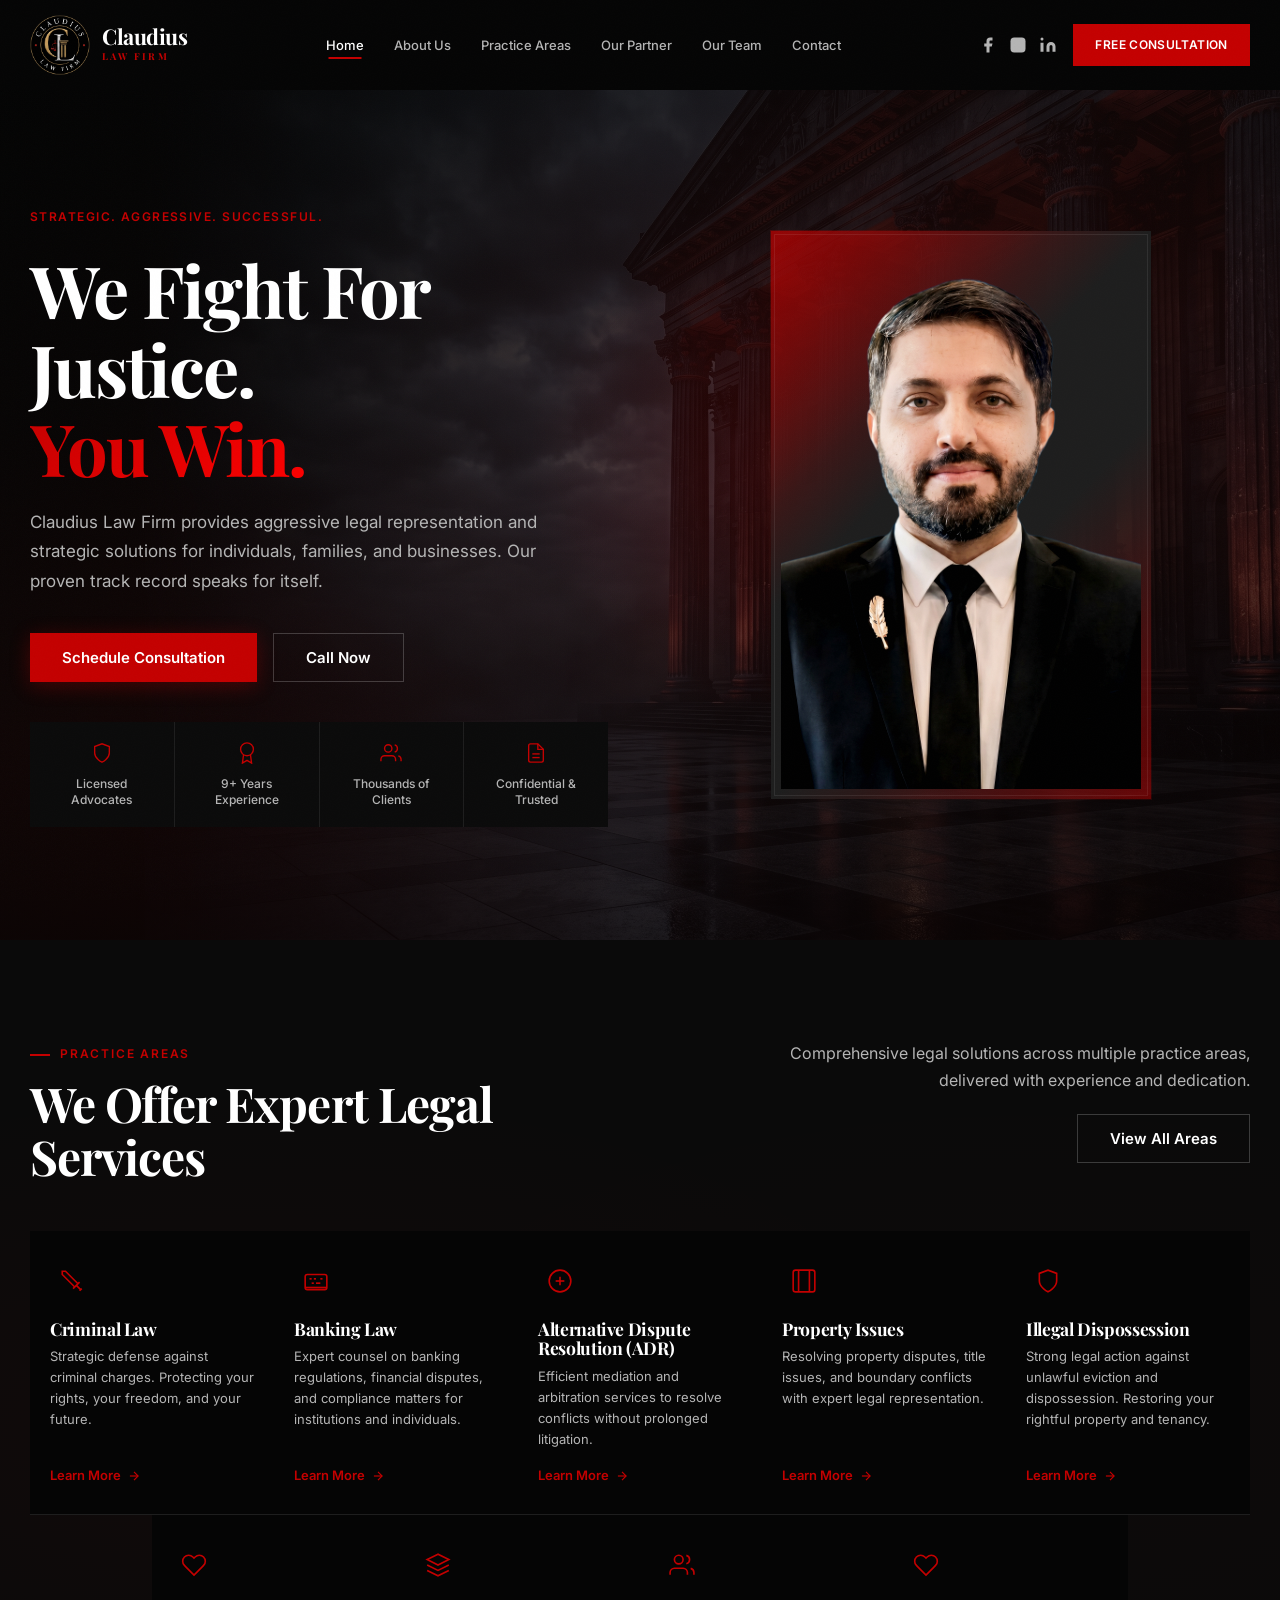
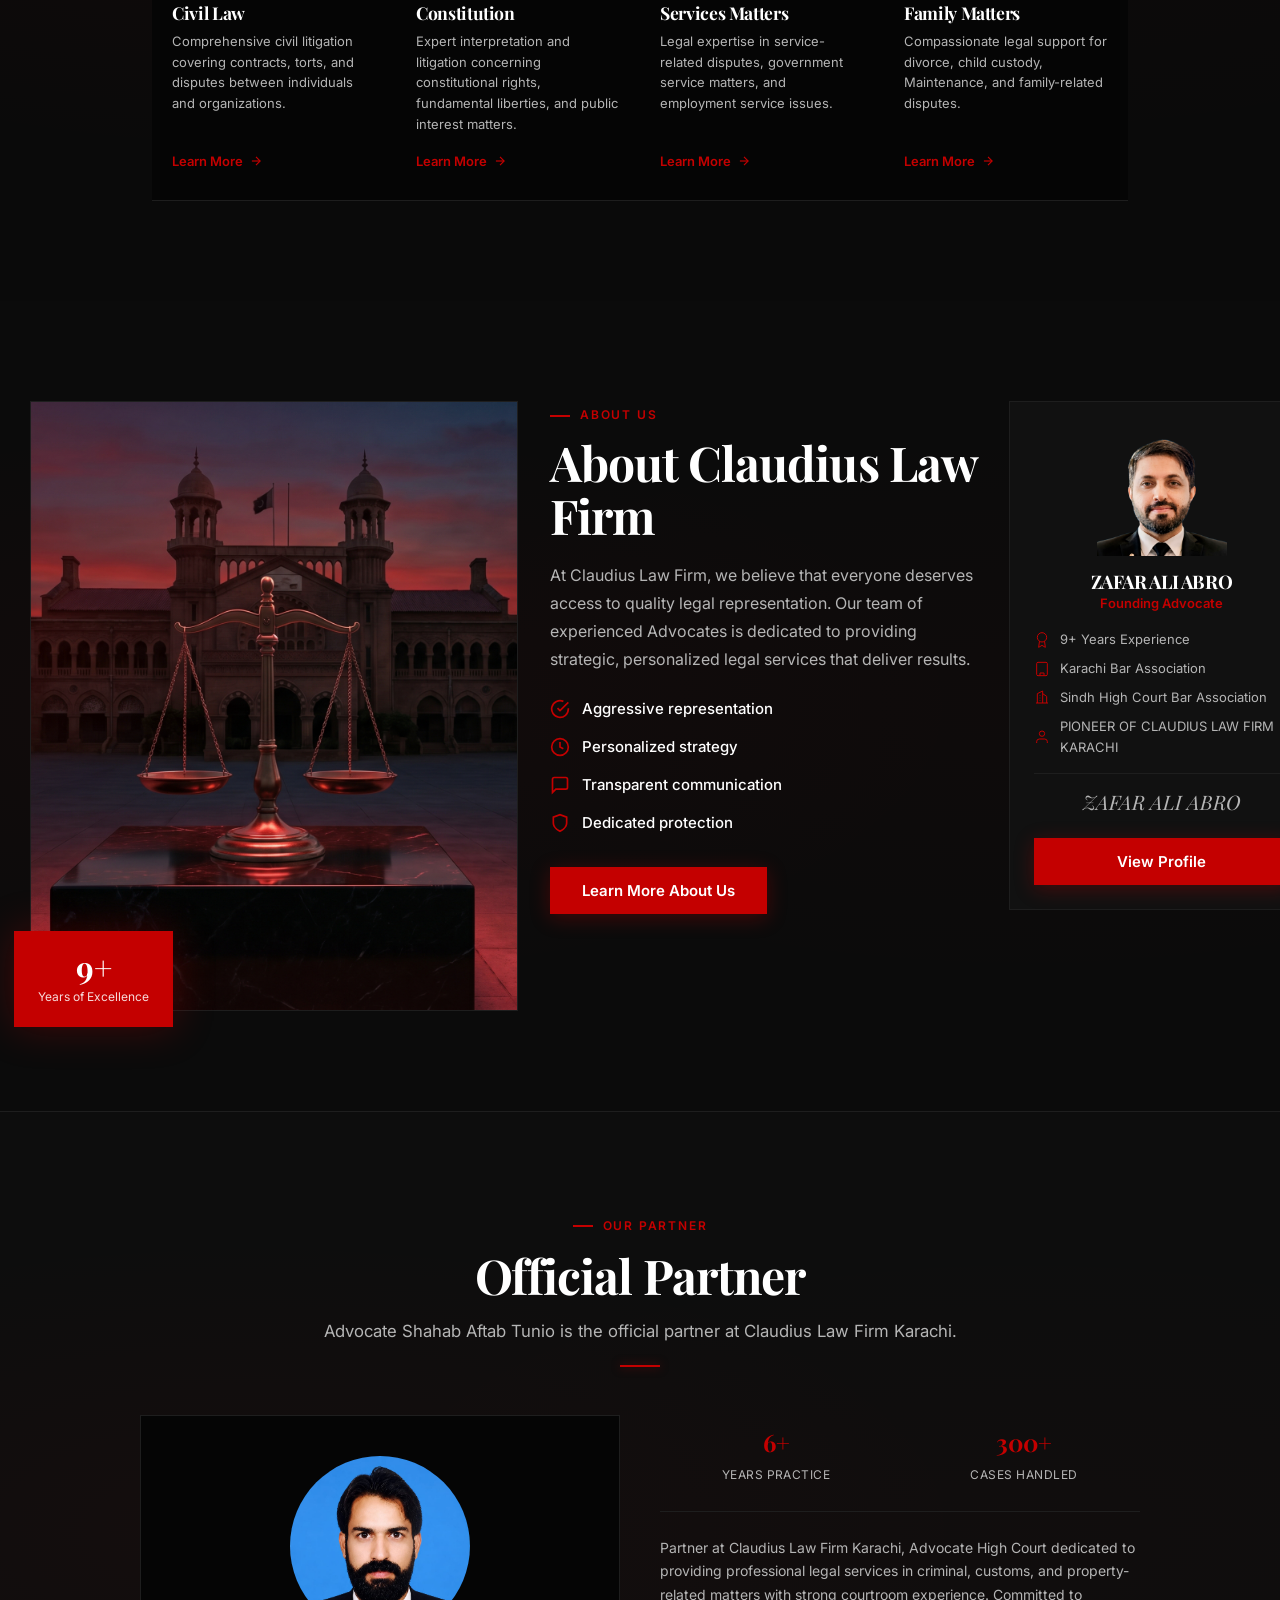
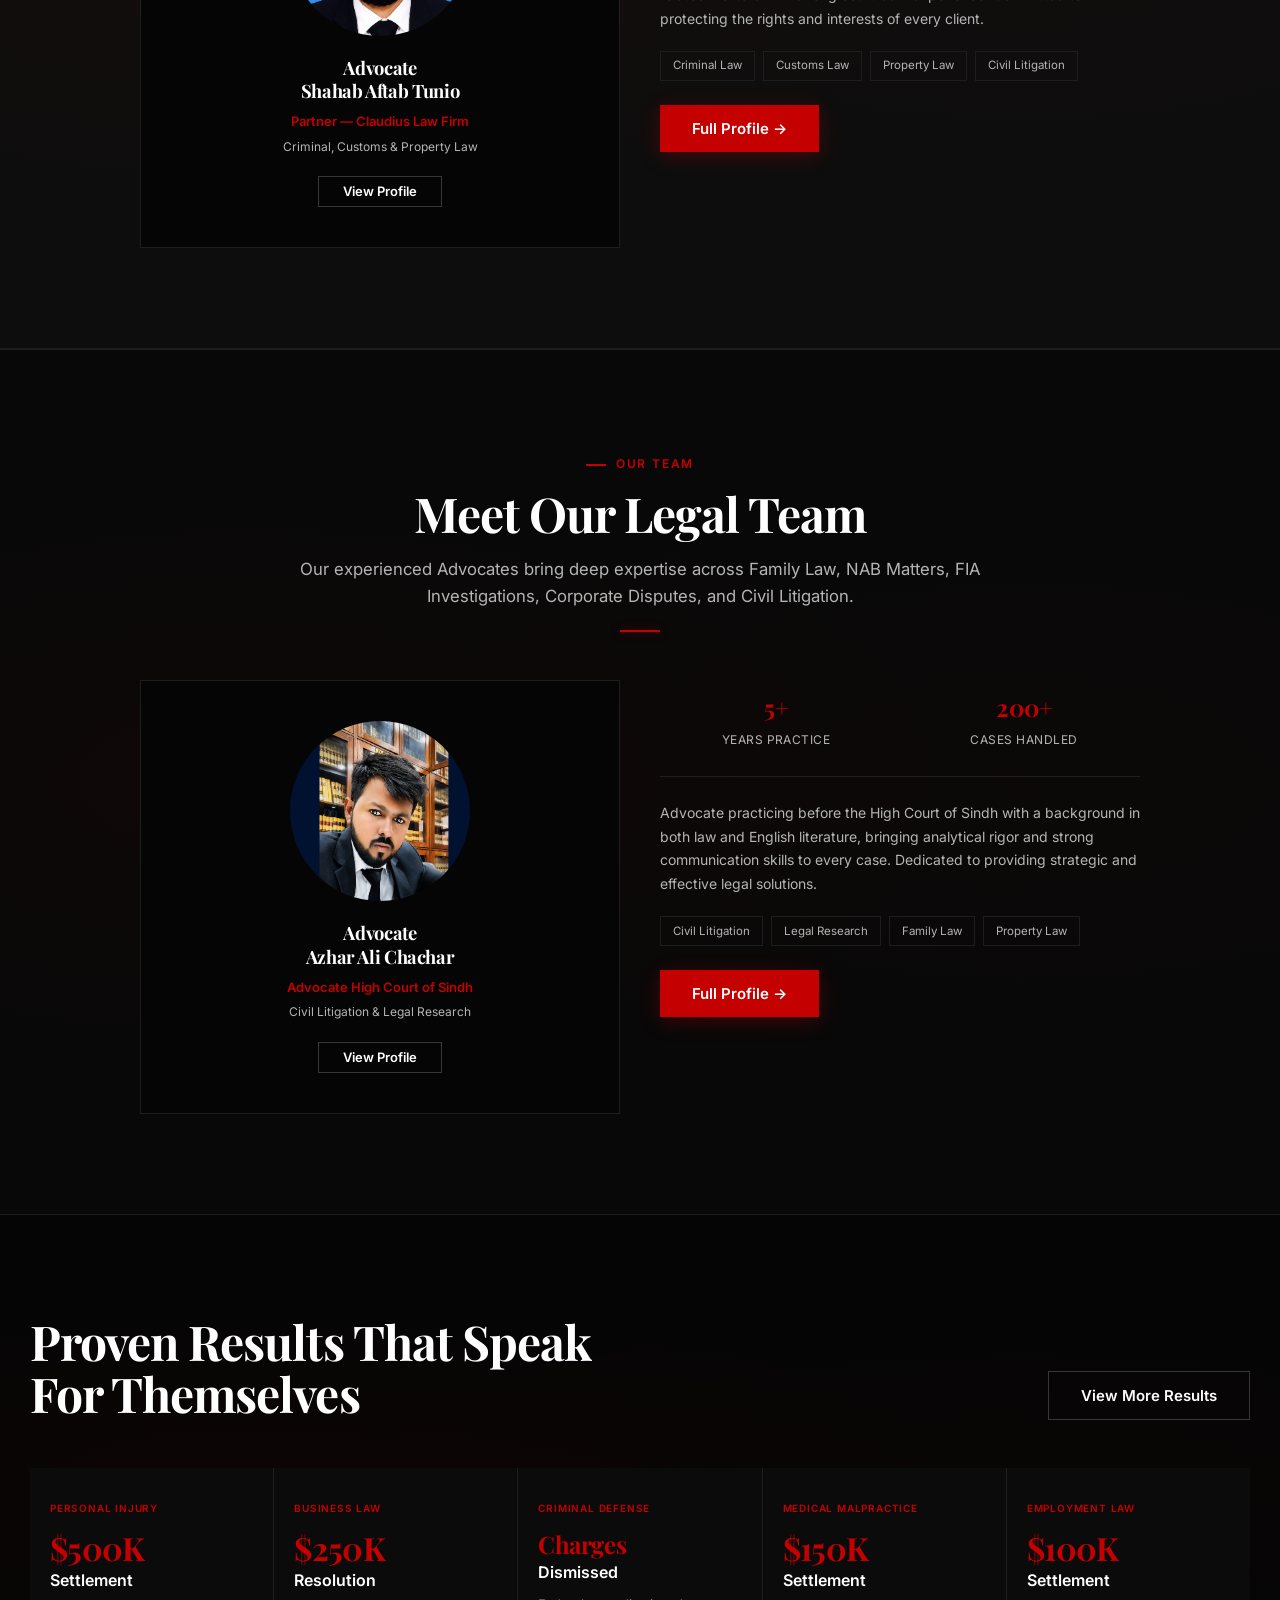
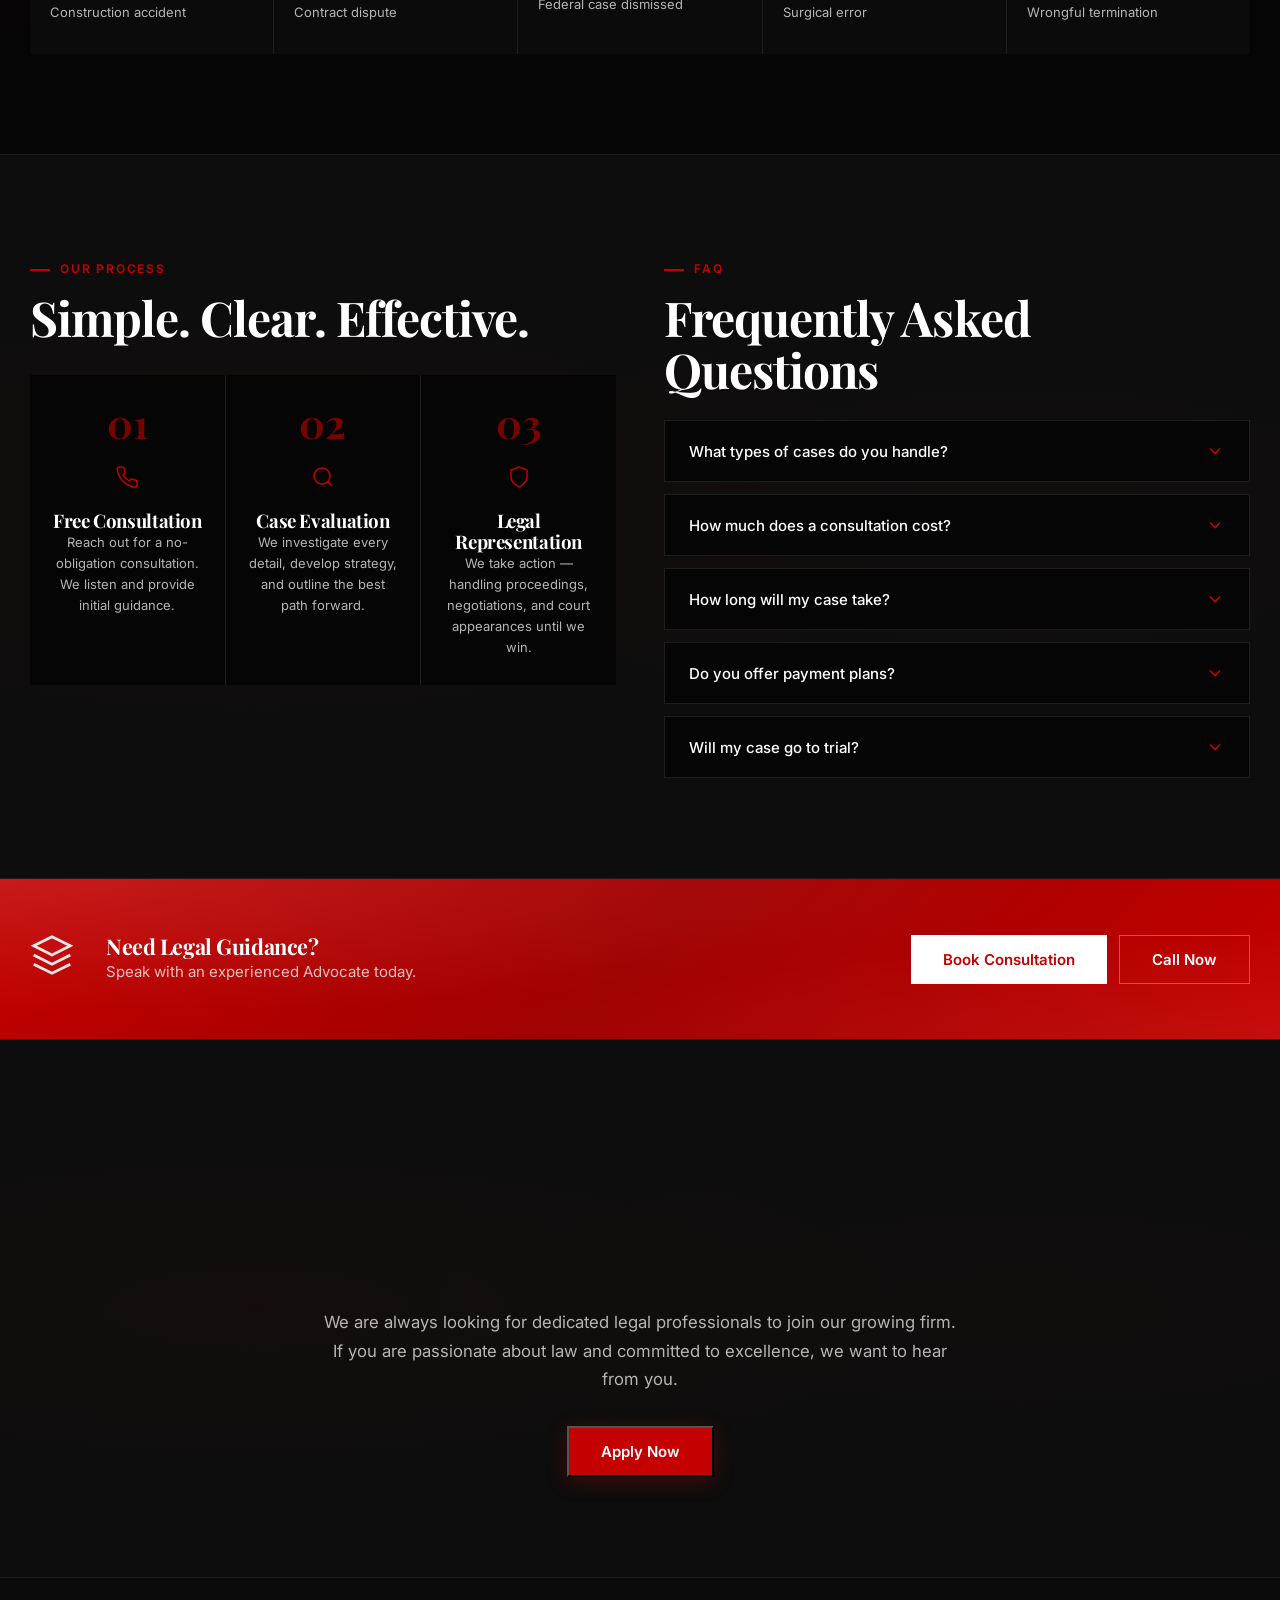
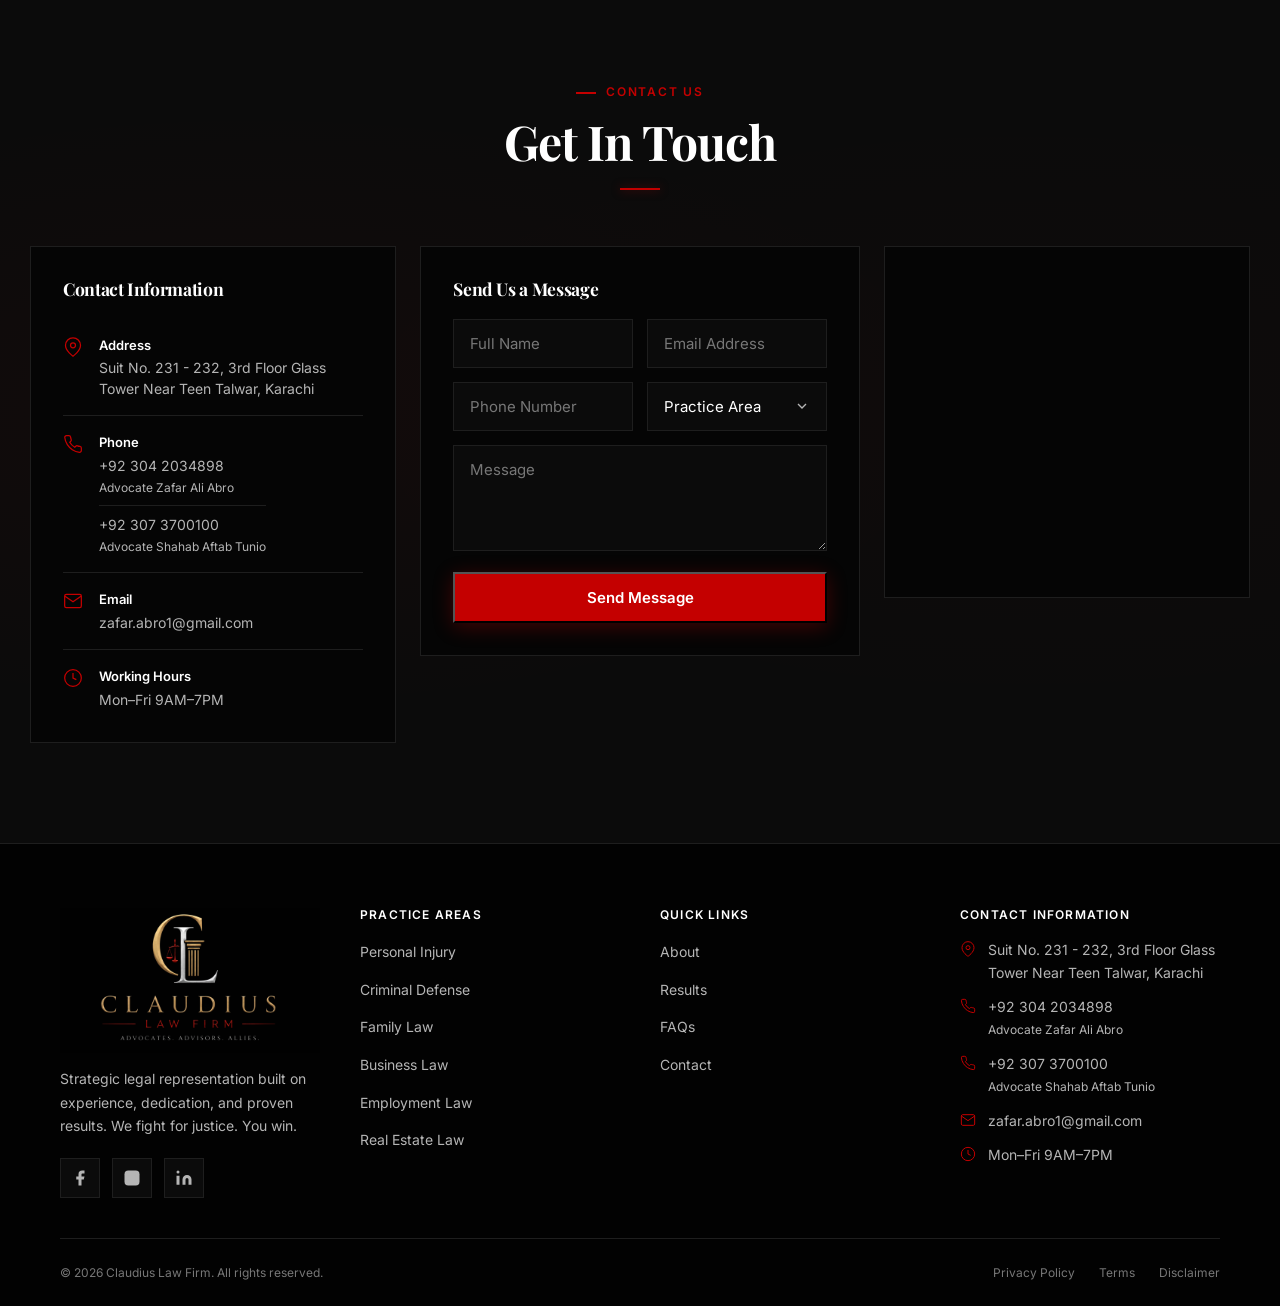
<file: index.html>
<!DOCTYPE html>
<html lang="en">
<head>
  <meta charset="UTF-8" />
  <meta name="viewport" content="width=device-width, initial-scale=1.0" />
  <title>Claudius Law Firm | Strategic Legal Representation</title>
  <meta name="description" content="Strategic legal representation built on experience, dedication, and proven results. We fight for justice. You win." />
  <link rel="preconnect" href="https://fonts.googleapis.com" />
  <link rel="preconnect" href="https://fonts.gstatic.com" crossorigin />
  <link href="https://fonts.googleapis.com/css2?family=Playfair+Display:wght@400;500;600;700;800&family=Inter:wght@300;400;500;600;700;800&display=swap" rel="stylesheet" />
  <link rel="stylesheet" href="style.css" />
</head>
<body>



  <header>
  <!-- ============ SECTION 2: NAVIGATION ============ -->
  <nav class="navbar" id="navbar">
    <div class="nav-inner">
      <a href="#home" class="nav-logo">
        <div class="nav-logo-icon">
          <img src="Logo1.png" alt="Claudius Law Firm" class="nav-logo-img">
        </div>
        <div class="nav-logo-text">
          <span class="nav-logo-title">Claudius</span>
          <span class="nav-logo-sub">Law Firm</span>
        </div>
      </a>
      <ul class="nav-menu-desktop">
        <li><a href="#home" class="nav-link active">Home</a></li>
        <li><a href="#about" class="nav-link">About Us</a></li>
        <li><a href="#practice-areas" class="nav-link">Practice Areas</a></li>
        <li><a href="#partner" class="nav-link">Our Partner</a></li>
        <li><a href="#team" class="nav-link">Our Team</a></li>
        <li><a href="#contact" class="nav-link">Contact</a></li>
      </ul>
      <div class="nav-right">
        <div class="nav-social">
          <a href="https://www.facebook.com/share/1FGUd4eJkK/" target="_blank" rel="noopener noreferrer" aria-label="Facebook"><svg aria-hidden="true" viewBox="0 0 24 24" fill="currentColor"><path d="M18 2h-3a5 5 0 0 0-5 5v3H7v4h3v8h4v-8h3l1-4h-4V7a1 1 0 0 1 1-1h3z"/></svg></a>
          <a href="https://www.instagram.com/zafar_aliabro?utm_source=qr&igsh=MWpoaGhucjFzamMyeg==" target="_blank" rel="noopener noreferrer" aria-label="Instagram"><svg aria-hidden="true" viewBox="0 0 24 24" fill="currentColor"><rect x="2" y="2" width="20" height="20" rx="5"/><circle cx="12" cy="12" r="5"/><circle cx="17.5" cy="6.5" r="1.5"/></svg></a>
          <a href="https://www.linkedin.com/in/zafar-ali-abro-68202619?utm_source=share_via&utm_content=profile&utm_medium=member_android" target="_blank" rel="noopener noreferrer" aria-label="LinkedIn"><svg aria-hidden="true" viewBox="0 0 24 24" fill="currentColor"><path d="M16 8a6 6 0 0 1 6 6v7h-4v-7a2 2 0 0 0-2-2 2 2 0 0 0-2 2v7h-4v-7a6 6 0 0 1 6-6z"/><rect x="2" y="9" width="4" height="12"/><circle cx="4" cy="4" r="2"/></svg></a>
        </div>
        <a href="#contact" class="nav-cta">Free Consultation</a>
        <button class="nav-toggle" id="navToggle" aria-label="Menu">
          <svg aria-hidden="true" viewBox="0 0 24 24" fill="none" stroke="currentColor" stroke-width="1.5"><line x1="3" y1="6" x2="21" y2="6"/><line x1="3" y1="12" x2="21" y2="12"/><line x1="3" y1="18" x2="21" y2="18"/></svg>
        </button>
      </div>
    </div>
  </nav>
  <ul class="nav-menu" id="navMenu">
    <li class="nav-menu-close-li"><button class="nav-menu-close" id="navMenuClose" aria-label="Close menu"><svg aria-hidden="true" viewBox="0 0 24 24" fill="none" stroke="currentColor" stroke-width="1.5"><line x1="18" y1="6" x2="6" y2="18"/><line x1="6" y1="6" x2="18" y2="18"/></svg></button></li>
    <li><a href="#home" class="nav-link active">Home</a></li>
    <li><a href="#about" class="nav-link">About Us</a></li>
    <li><a href="#practice-areas" class="nav-link">Practice Areas</a></li>
    <li><a href="#partner" class="nav-link">Our Partner</a></li>
    <li><a href="#team" class="nav-link">Our Team</a></li>
    <li><a href="#contact" class="nav-link">Contact</a></li>
  </ul>
  </header>

  <main>
    <!-- ============ SECTION 3: HERO ============ -->
  <section id="home" class="hero">
    <div class="hero-bg"></div>
    <div class="hero-glow"></div>
    <div class="hero-grid">
      <div class="hero-content">
        <span class="hero-label">STRATEGIC. AGGRESSIVE. SUCCESSFUL.</span>
        <h1 class="hero-title">We Fight For Justice.<br><span class="text-gradient">You Win.</span></h1>
        <p class="hero-desc">Claudius Law Firm provides aggressive legal representation and strategic solutions for individuals, families, and businesses. Our proven track record speaks for itself.</p>
        <div class="hero-btns">
          <a href="https://wa.me/923042034898" target="_blank" rel="noopener noreferrer" class="btn btn-primary">Schedule Consultation</a>
          <a href="https://wa.me/923042034898" target="_blank" rel="noopener noreferrer" class="btn btn-outline">Call Now</a>
        </div>
        <div class="hero-features">
          <div class="hf-item">
            <svg aria-hidden="true" viewBox="0 0 24 24" fill="none" stroke="currentColor" stroke-width="1.5"><path d="M12 22s8-4 8-10V5l-8-3-8 3v7c0 6 8 10 8 10z"/></svg>
            <span>Licensed Advocates</span>
          </div>
          <div class="hf-item">
            <svg aria-hidden="true" viewBox="0 0 24 24" fill="none" stroke="currentColor" stroke-width="1.5"><circle cx="12" cy="8" r="7"/><polyline points="8.21 13.89 7 23 12 20 17 23 15.79 13.88"/></svg>
            <span>9+ Years Experience</span>
          </div>
          <div class="hf-item">
            <svg aria-hidden="true" viewBox="0 0 24 24" fill="none" stroke="currentColor" stroke-width="1.5"><path d="M17 21v-2a4 4 0 0 0-4-4H5a4 4 0 0 0-4 4v2"/><circle cx="9" cy="7" r="4"/><path d="M23 21v-2a4 4 0 0 0-3-3.87"/><path d="M16 3.13a4 4 0 0 1 0 7.75"/></svg>
            <span>Thousands of Clients</span>
          </div>
          <div class="hf-item">
            <svg aria-hidden="true" viewBox="0 0 24 24" fill="none" stroke="currentColor" stroke-width="1.5"><path d="M14 2H6a2 2 0 0 0-2 2v16a2 2 0 0 0 2 2h12a2 2 0 0 0 2-2V8z"/><polyline points="14 2 14 8 20 8"/><line x1="16" y1="13" x2="8" y2="13"/><line x1="16" y1="17" x2="8" y2="17"/></svg>
            <span>Confidential &amp; Trusted</span>
          </div>
        </div>
      </div>
      <div class="hero-image">
        <div class="hi-frame">
           <img src="adv-zafar-ali-abro.png" alt="Advocate ZAFAR ALI ABRO" class="hi-img" />
        </div>
      </div>
    </div>
  </section>

  <!-- ============ SECTION 5: PRACTICE AREAS ============ -->
  <section id="practice-areas" class="section section-mid">
    <div class="container">
      <div class="pa-header reveal">
        <div class="pa-header-left">
          <span class="section-label">Practice Areas</span>
          <h2 class="heading-lg">We Offer Expert Legal Services</h2>
        </div>
        <div class="pa-header-right">
          <p>Comprehensive legal solutions across multiple practice areas, delivered with experience and dedication.</p>
          <a href="#contact" class="btn btn-outline">View All Areas</a>
        </div>
      </div>
      <div class="pa-grid">
        <div class="pa-card reveal" style="transition-delay:0s">
          <div class="pa-icon"><svg aria-hidden="true" viewBox="0 0 24 24" fill="none" stroke="currentColor" stroke-width="1.5"><path d="M14.5 17.5L3 6V3h3l11.5 11.5"/><path d="M13 19l6-6"/><path d="M16 16l4 4"/><path d="M19 21l2-2"/></svg></div>
          <h3>Criminal Law</h3>
          <p>Strategic defense against criminal charges. Protecting your rights, your freedom, and your future.</p>
          <a href="#contact" class="pa-link">Learn More <svg aria-hidden="true" viewBox="0 0 24 24" fill="none" stroke="currentColor" stroke-width="2"><line x1="5" y1="12" x2="19" y2="12"/><polyline points="12 5 19 12 12 19"/></svg></a>
        </div>
        <div class="pa-card reveal" style="transition-delay:0.05s">
          <div class="pa-icon"><svg aria-hidden="true" viewBox="0 0 24 24" fill="none" stroke="currentColor" stroke-width="1.5"><rect x="2" y="6" width="20" height="14" rx="2"/><path d="M16 10h2"/><path d="M6 10h2"/><path d="M10 10h2"/><path d="M12 14h4"/><path d="M8 14h2"/><path d="M2 18h20"/></svg></div>
          <h3>Banking Law</h3>
          <p>Expert counsel on banking regulations, financial disputes, and compliance matters for institutions and individuals.</p>
          <a href="#contact" class="pa-link">Learn More <svg aria-hidden="true" viewBox="0 0 24 24" fill="none" stroke="currentColor" stroke-width="2"><line x1="5" y1="12" x2="19" y2="12"/><polyline points="12 5 19 12 12 19"/></svg></a>
        </div>
        <div class="pa-card reveal" style="transition-delay:0.1s">
          <div class="pa-icon"><svg aria-hidden="true" viewBox="0 0 24 24" fill="none" stroke="currentColor" stroke-width="1.5"><circle cx="12" cy="12" r="10"/><path d="M8 12h8"/><path d="M12 8v8"/></svg></div>
          <h3>Alternative Dispute Resolution (ADR)</h3>
          <p>Efficient mediation and arbitration services to resolve conflicts without prolonged litigation.</p>
          <a href="#contact" class="pa-link">Learn More <svg aria-hidden="true" viewBox="0 0 24 24" fill="none" stroke="currentColor" stroke-width="2"><line x1="5" y1="12" x2="19" y2="12"/><polyline points="12 5 19 12 12 19"/></svg></a>
        </div>
        <div class="pa-card reveal" style="transition-delay:0.15s">
          <div class="pa-icon"><svg aria-hidden="true" viewBox="0 0 24 24" fill="none" stroke="currentColor" stroke-width="1.5"><rect x="2" y="2" width="20" height="20" rx="2.18"/><line x1="7" y1="2" x2="7" y2="22"/><line x1="17" y1="2" x2="17" y2="22"/></svg></div>
          <h3>Property Issues</h3>
          <p>Resolving property disputes, title issues, and boundary conflicts with expert legal representation.</p>
          <a href="#contact" class="pa-link">Learn More <svg aria-hidden="true" viewBox="0 0 24 24" fill="none" stroke="currentColor" stroke-width="2"><line x1="5" y1="12" x2="19" y2="12"/><polyline points="12 5 19 12 12 19"/></svg></a>
        </div>
        <div class="pa-card reveal" style="transition-delay:0.2s">
          <div class="pa-icon"><svg aria-hidden="true" viewBox="0 0 24 24" fill="none" stroke="currentColor" stroke-width="1.5"><path d="M12 22s8-4 8-10V5l-8-3-8 3v7c0 6 8 10 8 10z"/></svg></div>
          <h3>Illegal Dispossession</h3>
          <p>Strong legal action against unlawful eviction and dispossession. Restoring your rightful property and tenancy.</p>
          <a href="#contact" class="pa-link">Learn More <svg aria-hidden="true" viewBox="0 0 24 24" fill="none" stroke="currentColor" stroke-width="2"><line x1="5" y1="12" x2="19" y2="12"/><polyline points="12 5 19 12 12 19"/></svg></a>
        </div>
        <div class="pa-card reveal" style="transition-delay:0.25s">
          <div class="pa-icon"><svg aria-hidden="true" viewBox="0 0 24 24" fill="none" stroke="currentColor" stroke-width="1.5"><path d="M20.84 4.61a5.5 5.5 0 0 0-7.78 0L12 5.67l-1.06-1.06a5.5 5.5 0 0 0-7.78 7.78l1.06 1.06L12 21.23l7.78-7.78 1.06-1.06a5.5 5.5 0 0 0 0-7.78z"/></svg></div>
          <h3>Civil Law</h3>
          <p>Comprehensive civil litigation covering contracts, torts, and disputes between individuals and organizations.</p>
          <a href="#contact" class="pa-link">Learn More <svg aria-hidden="true" viewBox="0 0 24 24" fill="none" stroke="currentColor" stroke-width="2"><line x1="5" y1="12" x2="19" y2="12"/><polyline points="12 5 19 12 12 19"/></svg></a>
        </div>
        <div class="pa-card reveal" style="transition-delay:0.3s">
          <div class="pa-icon"><svg aria-hidden="true" viewBox="0 0 24 24" fill="none" stroke="currentColor" stroke-width="1.5"><path d="M12 2L2 7l10 5 10-5-10-5z"/><path d="M2 17l10 5 10-5"/><path d="M2 12l10 5 10-5"/></svg></div>
          <h3>Constitution</h3>
          <p>Expert interpretation and litigation concerning constitutional rights, fundamental liberties, and public interest matters.</p>
          <a href="#contact" class="pa-link">Learn More <svg aria-hidden="true" viewBox="0 0 24 24" fill="none" stroke="currentColor" stroke-width="2"><line x1="5" y1="12" x2="19" y2="12"/><polyline points="12 5 19 12 12 19"/></svg></a>
        </div>
        <div class="pa-card reveal" style="transition-delay:0.35s">
          <div class="pa-icon"><svg aria-hidden="true" viewBox="0 0 24 24" fill="none" stroke="currentColor" stroke-width="1.5"><path d="M17 21v-2a4 4 0 0 0-4-4H5a4 4 0 0 0-4 4v2"/><circle cx="9" cy="7" r="4"/><path d="M23 21v-2a4 4 0 0 0-3-3.87"/><path d="M16 3.13a4 4 0 0 1 0 7.75"/></svg></div>
          <h3>Services Matters</h3>
          <p>Legal expertise in service-related disputes, government service matters, and employment service issues.</p>
          <a href="#contact" class="pa-link">Learn More <svg aria-hidden="true" viewBox="0 0 24 24" fill="none" stroke="currentColor" stroke-width="2"><line x1="5" y1="12" x2="19" y2="12"/><polyline points="12 5 19 12 12 19"/></svg></a>
        </div>
        <div class="pa-card reveal" style="transition-delay:0.4s">
          <div class="pa-icon"><svg aria-hidden="true" viewBox="0 0 24 24" fill="none" stroke="currentColor" stroke-width="1.5"><path d="M20.84 4.61a5.5 5.5 0 0 0-7.78 0L12 5.67l-1.06-1.06a5.5 5.5 0 0 0-7.78 7.78l1.06 1.06L12 21.23l7.78-7.78 1.06-1.06a5.5 5.5 0 0 0 0-7.78z"/></svg></div>
          <h3>Family Matters</h3>
          <p>Compassionate legal support for divorce, child custody, Maintenance, and family-related disputes.</p>
          <a href="#contact" class="pa-link">Learn More <svg aria-hidden="true" viewBox="0 0 24 24" fill="none" stroke="currentColor" stroke-width="2"><line x1="5" y1="12" x2="19" y2="12"/><polyline points="12 5 19 12 12 19"/></svg></a>
        </div>
      </div>
    </div>
  </section>

  <!-- ============ SECTION 6: ABOUT ============ -->
  <section id="about" class="section about-section">
    <div class="container">
      <div class="about-grid">
        <div class="about-image-col reveal-left">
          <div class="about-img-frame">
            <img src="crths.jpg" alt="Courthouse" class="about-img" />
          </div>
          <div class="about-badge">
            <span class="about-badge-num">9+</span>
            <span class="about-badge-lbl">Years of Excellence</span>
          </div>
        </div>
        <div class="about-text-col reveal">
          <span class="section-label">About Us</span>
          <h2 class="heading-lg">About Claudius Law Firm</h2>
          <p>At Claudius Law Firm, we believe that everyone deserves access to quality legal representation. Our team of experienced Advocates is dedicated to providing strategic, personalized legal services that deliver results.</p>
          <ul class="about-list">
            <li><svg aria-hidden="true" viewBox="0 0 24 24" fill="none" stroke="currentColor" stroke-width="2"><path d="M22 11.08V12a10 10 0 1 1-5.93-9.14"/><polyline points="22 4 12 14.01 9 11.01"/></svg> Aggressive representation</li>
            <li><svg aria-hidden="true" viewBox="0 0 24 24" fill="none" stroke="currentColor" stroke-width="2"><circle cx="12" cy="12" r="10"/><path d="M12 6v6l4 2"/></svg> Personalized strategy</li>
            <li><svg aria-hidden="true" viewBox="0 0 24 24" fill="none" stroke="currentColor" stroke-width="2"><path d="M21 15a2 2 0 0 1-2 2H7l-4 4V5a2 2 0 0 1 2-2h14a2 2 0 0 1 2 2z"/></svg> Transparent communication</li>
            <li><svg aria-hidden="true" viewBox="0 0 24 24" fill="none" stroke="currentColor" stroke-width="2"><path d="M12 22s8-4 8-10V5l-8-3-8 3v7c0 6 8 10 8 10z"/></svg> Dedicated protection</li>
          </ul>
          <a href="about-us.html" class="btn btn-primary">Learn More About Us</a>
        </div>
        <div class="about-advocate-col reveal-right">
          <div class="about-advocate-card">
            <img src="adv-zafar-ali-abro.png" alt="ZAFAR ALI ABRO" class="aa-img" />
            <h3>ZAFAR ALI ABRO</h3>
            <span class="aa-pos">Founding Advocate</span>
            <div class="aa-details">
              <div class="aa-detail"><svg aria-hidden="true" viewBox="0 0 24 24" fill="none" stroke="currentColor" stroke-width="1.5"><circle cx="12" cy="8" r="7"/><polyline points="8.21 13.89 7 23 12 20 17 23 15.79 13.88"/></svg><span>9+ Years Experience</span></div>
              <div class="aa-detail"><svg aria-hidden="true" viewBox="0 0 24 24" fill="none" stroke="currentColor" stroke-width="1.5"><rect x="4" y="2" width="16" height="20" rx="2"/><path d="M9 22v-4h6v4"/></svg><span>Karachi Bar Association</span></div>
              <div class="aa-detail"><svg aria-hidden="true" viewBox="0 0 24 24" fill="none" stroke="currentColor" stroke-width="1.5"><path d="M3 21h18"/><path d="M5 21V7l8-4v18"/><path d="M19 21V11l-6-4"/><path d="M9 9v1"/><path d="M9 13v1"/><path d="M9 17v1"/></svg><span>Sindh High Court Bar Association</span></div>
              <div class="aa-detail"><svg aria-hidden="true" viewBox="0 0 24 24" fill="none" stroke="currentColor" stroke-width="1.5"><path d="M20 21v-2a4 4 0 0 0-4-4H8a4 4 0 0 0-4 4v2"/><circle cx="12" cy="7" r="4"/></svg><span>PIONEER OF CLAUDIUS LAW FIRM KARACHI</span></div>
            </div>
            <div class="aa-signature">ZAFAR ALI ABRO</div>
            <a href="about-us.html" class="btn btn-primary" style="margin-top:1.25rem;width:100%;justify-content:center">View Profile</a>
          </div>
        </div>
      </div>
    </div>
  </section>

  <!-- ============ PARTNER SECTION ============ -->
  <section id="partner" class="section team-section">
    <div class="container">
      <div class="section-header reveal" style="text-align:center;max-width:700px;margin:0 auto 3rem">
        <span class="section-label">Our Partner</span>
        <h2 class="heading-lg">Official Partner</h2>
        <p style="color:var(--text-secondary);margin-top:1rem;font-size:1.05rem">Advocate Shahab Aftab Tunio is the official partner at Claudius Law Firm Karachi.</p>
      </div>
      <div class="tp-grid">
        <div class="tp-card reveal">
          <div class="tp-img-wrap">
            <img src="Shahab Aftab Tunio.jpg" alt="Advocate Shahab Aftab Tunio" class="tp-img" />
          </div>
          <h3 class="tp-name">Advocate<br>Shahab Aftab Tunio</h3>
          <span class="tp-role">Partner — Claudius Law Firm</span>
          <span class="tp-spec">Criminal, Customs &amp; Property Law</span>
          <a href="adv-shahab-aftab-tunio.html" class="btn btn-outline tp-btn">View Profile</a>
        </div>
        <div class="tp-info reveal">
          <div class="tp-stats">
            <div class="tp-stat"><strong>6+</strong><span>Years Practice</span></div>
            <div class="tp-stat"><strong>300+</strong><span>Cases Handled</span></div>
          </div>
          <p class="tp-bio">Partner at Claudius Law Firm Karachi, Advocate High Court dedicated to providing professional legal services in criminal, customs, and property-related matters with strong courtroom experience. Committed to protecting the rights and interests of every client.</p>
          <div class="tp-tags">
            <span>Criminal Law</span>
            <span>Customs Law</span>
            <span>Property Law</span>
            <span>Civil Litigation</span>
          </div>
          <a href="adv-shahab-aftab-tunio.html" class="btn btn-primary">Full Profile →</a>
        </div>
      </div>
    </div>
  </section>

  <!-- ============ TEAM SECTION ============ -->
  <section id="team" class="section section-deeper-border">
    <div class="container">
      <div class="section-header reveal" style="text-align:center;max-width:700px;margin:0 auto 3rem">
        <span class="section-label">Our Team</span>
        <h2 class="heading-lg">Meet Our Legal Team</h2>
        <p style="color:var(--text-secondary);margin-top:1rem;font-size:1.05rem">Our experienced Advocates bring deep expertise across Family Law, NAB Matters, FIA Investigations, Corporate Disputes, and Civil Litigation.</p>
      </div>
      <div class="tp-grid">
        <div class="tp-card reveal">
          <div class="tp-img-wrap">
            <img src="Azhar Ali Chachar.jpg" alt="Advocate Azhar Ali Chachar" class="tp-img" />
          </div>
          <h3 class="tp-name">Advocate<br>Azhar Ali Chachar</h3>
          <span class="tp-role">Advocate High Court of Sindh</span>
          <span class="tp-spec">Civil Litigation &amp; Legal Research</span>
          <a href="adv-azhar-ali-chachar.html" class="btn btn-outline tp-btn">View Profile</a>
        </div>
        <div class="tp-info reveal">
          <div class="tp-stats">
            <div class="tp-stat"><strong>5+</strong><span>Years Practice</span></div>
            <div class="tp-stat"><strong>200+</strong><span>Cases Handled</span></div>
          </div>
          <p class="tp-bio">Advocate practicing before the High Court of Sindh with a background in both law and English literature, bringing analytical rigor and strong communication skills to every case. Dedicated to providing strategic and effective legal solutions.</p>
          <div class="tp-tags">
            <span>Civil Litigation</span>
            <span>Legal Research</span>
            <span>Family Law</span>
            <span>Property Law</span>
          </div>
          <a href="adv-azhar-ali-chachar.html" class="btn btn-primary">Full Profile →</a>
        </div>
      </div>
    </div>
  </section>

  <!-- ============ SECTION 7: CASE RESULTS ============ -->
  <section id="case-results" class="section section-void">
    <div class="container">
      <div class="cr-header reveal">
        <h2 class="heading-lg">Proven Results That Speak For Themselves</h2>
        <a href="#contact" class="btn btn-outline">View More Results</a>
      </div>
      <div class="cr-grid">
        <div class="cr-card reveal" style="transition-delay:0s">
          <span class="cr-tag">Personal Injury</span>
          <div class="cr-amount">$500K</div>
          <div class="cr-title">Settlement</div>
          <p class="cr-desc">Construction accident</p>
        </div>
        <div class="cr-card reveal" style="transition-delay:0.05s">
          <span class="cr-tag">Business Law</span>
          <div class="cr-amount">$250K</div>
          <div class="cr-title">Resolution</div>
          <p class="cr-desc">Contract dispute</p>
        </div>
        <div class="cr-card reveal" style="transition-delay:0.1s">
          <span class="cr-tag">Criminal Defense</span>
          <div class="cr-amount" style="font-size:1.5rem">Charges</div>
          <div class="cr-title">Dismissed</div>
          <p class="cr-desc">Federal case dismissed</p>
        </div>
        <div class="cr-card reveal" style="transition-delay:0.15s">
          <span class="cr-tag">Medical Malpractice</span>
          <div class="cr-amount">$150K</div>
          <div class="cr-title">Settlement</div>
          <p class="cr-desc">Surgical error</p>
        </div>
        <div class="cr-card reveal" style="transition-delay:0.2s">
          <span class="cr-tag">Employment Law</span>
          <div class="cr-amount">$100K</div>
          <div class="cr-title">Settlement</div>
          <p class="cr-desc">Wrongful termination</p>
        </div>
      </div>
    </div>
  </section>



  <!-- ============ SECTION 9: PROCESS + FAQ ============ -->
  <section class="section section-mid-border">
    <div class="container">
      <div class="pf-grid">
        <div class="pf-left reveal-left">
          <span class="section-label">Our Process</span>
          <h2 class="heading-lg">Simple. Clear. Effective.</h2>
          <div class="process-cards">
            <div class="proc-card">
              <div class="proc-num">01</div>
              <div class="proc-icon"><svg aria-hidden="true" viewBox="0 0 24 24" fill="none" stroke="currentColor" stroke-width="1.5"><path d="M22 16.92v3a2 2 0 0 1-2.18 2 19.79 19.79 0 0 1-8.63-3.07 19.5 19.5 0 0 1-6-6 19.79 19.79 0 0 1-3.07-8.67A2 2 0 0 1 4.11 2h3a2 2 0 0 1 2 1.72 12.84 12.84 0 0 0 .7 2.81 2 2 0 0 1-.45 2.11L8.09 9.91a16 16 0 0 0 6 6l1.27-1.27a2 2 0 0 1 2.11-.45 12.84 12.84 0 0 0 2.81.7A2 2 0 0 1 22 16.92z"/></svg></div>
              <h3>Free Consultation</h3>
              <p>Reach out for a no-obligation consultation. We listen and provide initial guidance.</p>
            </div>
            <div class="proc-card">
              <div class="proc-num">02</div>
              <div class="proc-icon"><svg aria-hidden="true" viewBox="0 0 24 24" fill="none" stroke="currentColor" stroke-width="1.5"><circle cx="11" cy="11" r="8"/><path d="M21 21l-4.35-4.35"/></svg></div>
              <h3>Case Evaluation</h3>
              <p>We investigate every detail, develop strategy, and outline the best path forward.</p>
            </div>
            <div class="proc-card">
              <div class="proc-num">03</div>
              <div class="proc-icon"><svg aria-hidden="true" viewBox="0 0 24 24" fill="none" stroke="currentColor" stroke-width="1.5"><path d="M12 22s8-4 8-10V5l-8-3-8 3v7c0 6 8 10 8 10z"/></svg></div>
              <h3>Legal Representation</h3>
              <p>We take action — handling proceedings, negotiations, and court appearances until we win.</p>
            </div>
          </div>
        </div>
        <div class="pf-right reveal-right">
          <span class="section-label">FAQ</span>
          <h2 class="heading-lg">Frequently Asked Questions</h2>
          <div class="faq-list">
            <div class="faq-item">
              <button class="faq-q" aria-expanded="false">What types of cases do you handle? <svg aria-hidden="true" viewBox="0 0 24 24" fill="none" stroke="currentColor" stroke-width="2"><polyline points="6 9 12 15 18 9"/></svg></button>
              <div class="faq-a"><div class="faq-a-inner">We handle personal injury, criminal defense, family law, business law, employment law, and real estate law.</div></div>
            </div>
            <div class="faq-item">
              <button class="faq-q" aria-expanded="false">How much does a consultation cost? <svg aria-hidden="true" viewBox="0 0 24 24" fill="none" stroke="currentColor" stroke-width="2"><polyline points="6 9 12 15 18 9"/></svg></button>
              <div class="faq-a"><div class="faq-a-inner">Your initial consultation is completely free with no obligation.</div></div>
            </div>
            <div class="faq-item">
              <button class="faq-q" aria-expanded="false">How long will my case take? <svg aria-hidden="true" viewBox="0 0 24 24" fill="none" stroke="currentColor" stroke-width="2"><polyline points="6 9 12 15 18 9"/></svg></button>
              <div class="faq-a"><div class="faq-a-inner">Timelines vary by complexity. We provide a realistic estimate during your consultation.</div></div>
            </div>
            <div class="faq-item">
              <button class="faq-q" aria-expanded="false">Do you offer payment plans? <svg aria-hidden="true" viewBox="0 0 24 24" fill="none" stroke="currentColor" stroke-width="2"><polyline points="6 9 12 15 18 9"/></svg></button>
              <div class="faq-a"><div class="faq-a-inner">Yes, we offer flexible payment options and contingency fees for personal injury cases.</div></div>
            </div>
            <div class="faq-item">
              <button class="faq-q" aria-expanded="false">Will my case go to trial? <svg aria-hidden="true" viewBox="0 0 24 24" fill="none" stroke="currentColor" stroke-width="2"><polyline points="6 9 12 15 18 9"/></svg></button>
              <div class="faq-a"><div class="faq-a-inner">Not necessarily. Many cases resolve through negotiation. But we prepare every case for trial.</div></div>
            </div>
          </div>
        </div>
      </div>
    </div>
  </section>

  <!-- ============ SECTION 11: RED CTA BANNER ============ -->
  <section class="cta-banner">
    <div class="container">
      <div class="cta-banner-inner">
        <div class="cta-banner-left">
          <svg aria-hidden="true" class="cta-banner-icon" viewBox="0 0 24 24" fill="none" stroke="currentColor" stroke-width="1.5"><path d="M12 2L2 7l10 5 10-5-10-5z"/><path d="M2 17l10 5 10-5"/><path d="M2 12l10 5 10-5"/></svg>
        </div>
        <div class="cta-banner-center">
          <h3>Need Legal Guidance?</h3>
          <p>Speak with an experienced Advocate today.</p>
        </div>
        <div class="cta-banner-right">
          <a href="about-us.html" class="btn btn-white">Book Consultation</a>
          <a href="https://wa.me/923042034898" target="_blank" rel="noopener noreferrer" class="btn btn-outline" style="border-color:rgba(255,255,255,0.3);color:white">Call Now</a>
        </div>
      </div>
    </div>
  </section>

  <!-- ============ SECTION 12: CAREERS ============ -->
  <section id="careers" class="section section-mid-border">
    <div class="container">
      <div class="section-header reveal">
        <span class="section-label">Careers</span>
        <h2 class="heading-lg">Join Our Team</h2>
      </div>
      <div class="careers-content reveal">
        <p>We are always looking for dedicated legal professionals to join our growing firm. If you are passionate about law and committed to excellence, we want to hear from you.</p>
        <button class="btn btn-primary" id="applyBtn">Apply Now</button>
      </div>
    </div>
  </section>

  <!-- ============ SECTION 13: CONTACT ============ -->
  <section id="contact" class="section contact-section">
    <div class="container">
      <div class="section-header reveal">
        <span class="section-label">Contact Us</span>
        <h2 class="heading-lg">Get In Touch</h2>
      </div>
      <div class="contact-grid">
        <div class="contact-info-col reveal-left">
          <div class="contact-info-card">
            <h3>Contact Information</h3>
            <div class="ci-item">
              <svg aria-hidden="true" viewBox="0 0 24 24" fill="none" stroke="currentColor" stroke-width="1.5"><path d="M21 10c0 7-9 13-9 13s-9-6-9-13a9 9 0 0 1 18 0z"/><circle cx="12" cy="10" r="3"/></svg>
              <div><strong>Address</strong><p>Suit No. 231 - 232, 3rd Floor Glass Tower Near Teen Talwar, Karachi</p></div>
            </div>
            <div class="ci-item">
              <svg aria-hidden="true" viewBox="0 0 24 24" fill="none" stroke="currentColor" stroke-width="1.5"><path d="M22 16.92v3a2 2 0 0 1-2.18 2 19.79 19.79 0 0 1-8.63-3.07 19.5 19.5 0 0 1-6-6 19.79 19.79 0 0 1-3.07-8.67A2 2 0 0 1 4.11 2h3a2 2 0 0 1 2 1.72 12.84 12.84 0 0 0 .7 2.81 2 2 0 0 1-.45 2.11L8.09 9.91a16 16 0 0 0 6 6l1.27-1.27a2 2 0 0 1 2.11-.45 12.84 12.84 0 0 0 2.81.7A2 2 0 0 1 22 16.92z"/></svg>
              <div><strong>Phone</strong><p>+92 304 2034898<br><span style="font-size:0.75rem;color:var(--text-secondary)">Advocate Zafar Ali Abro</span></p><hr style="border:none;border-top:1px solid var(--border);margin:0.5rem 0"><p>+92 307 3700100<br><span style="font-size:0.75rem;color:var(--text-secondary)">Advocate Shahab Aftab Tunio</span></p></div>
            </div>
            <div class="ci-item">
              <svg aria-hidden="true" viewBox="0 0 24 24" fill="none" stroke="currentColor" stroke-width="1.5"><path d="M4 4h16c1.1 0 2 .9 2 2v12c0 1.1-.9 2-2 2H4c-1.1 0-2-.9-2-2V6c0-1.1.9-2 2-2z"/><polyline points="22,6 12,13 2,6"/></svg>
              <div><strong>Email</strong><p>zafar.abro1@gmail.com</p></div>
            </div>
            <div class="ci-item">
              <svg aria-hidden="true" viewBox="0 0 24 24" fill="none" stroke="currentColor" stroke-width="1.5"><circle cx="12" cy="12" r="10"/><polyline points="12 6 12 12 16 14"/></svg>
              <div><strong>Working Hours</strong><p>Mon–Fri 9AM–7PM</p></div>
            </div>
          </div>
        </div>
        <div class="contact-form-col reveal">
          <form class="contact-form-card" id="contactForm">
            <h3>Send Us a Message</h3>
            <div class="cf-row">
              <input type="text" name="name" placeholder="Full Name" required />
              <input type="email" name="email" placeholder="Email Address" required />
            </div>
            <div class="cf-row">
              <input type="tel" name="phone" placeholder="Phone Number" />
              <select name="practice"><option value="">Practice Area</option><option value="Criminal Law">Criminal Law</option><option value="Banking Law">Banking Law</option><option value="Alternative Dispute Resolution (ADR)">Alternative Dispute Resolution (ADR)</option><option value="Property Issues">Property Issues</option><option value="Illegal Dispossession">Illegal Dispossession</option><option value="Civil Law">Civil Law</option><option value="Constitution">Constitution</option><option value="Services Matters">Services Matters</option><option value="Family Matters">Family Matters</option></select>
            </div>
            <textarea name="message" rows="4" placeholder="Message" required></textarea>
            <button type="submit" class="btn btn-primary form-submit">Send Message</button>
          </form>
          <div class="thankyou-modal-overlay" id="thankyouModal">
            <div class="thankyou-modal">
              <button class="thankyou-close" id="thankyouClose" aria-label="Close">&times;</button>
              <div class="thankyou-icon">
                <svg viewBox="0 0 24 24" fill="none" stroke="currentColor" stroke-width="1.5"><path d="M22 11.08V12a10 10 0 1 1-5.93-9.14"/><polyline points="22 4 12 14.01 9 11.01"/></svg>
              </div>
              <h3>Thank You!</h3>
              <p>Your message has been sent successfully. Our team will review your inquiry and get back to you within 24 hours.</p>
              <button class="btn btn-primary" id="thankyouBtn">Close</button>
            </div>
          </div>
        </div>
        <div class="contact-map-col reveal-right">
          <div class="map-card">
            <iframe src="https://www.google.com/maps/embed?pb=!1m18!1m12!1m3!1d231917.148201814!2d66.985001!3d24.860735!2m3!1f0!2f0!3f0!3m2!1i1024!2i768!4f13.1!3m3!1m2!1s0x3eb33e06651d4bbf%3A0x9cf92f44555a0c23!2sKarachi%2C%20Pakistan!5e0!3m2!1sen!2s!4v1" width="100%" height="100%" style="border:0;" allowfullscreen="" loading="lazy" referrerpolicy="no-referrer-when-downgrade"></iframe>
          </div>
        </div>
      </div>
    </div>
  </section>
  </main>

  <!-- ============ SECTION 13: FOOTER ============ -->
  <footer class="footer">
    <div class="container">
      <div class="footer-grid">
        <div class="footer-col">
          <a href="#home" class="footer-logo">
            <div class="nav-logo-icon"><img src="Logo2.png" alt="Claudius Law Firm" class="nav-logo-img-footer"></div>
          </a>
          <p>Strategic legal representation built on experience, dedication, and proven results. We fight for justice. You win.</p>
          <div class="footer-social">
            <a href="https://www.facebook.com/share/1FGUd4eJkK/" target="_blank" rel="noopener noreferrer" aria-label="Facebook"><svg aria-hidden="true" viewBox="0 0 24 24" fill="currentColor"><path d="M18 2h-3a5 5 0 0 0-5 5v3H7v4h3v8h4v-8h3l1-4h-4V7a1 1 0 0 1 1-1h3z"/></svg></a>
            <a href="https://www.instagram.com/zafar_aliabro?utm_source=qr&igsh=MWpoaGhucjFzamMyeg==" target="_blank" rel="noopener noreferrer" aria-label="Instagram"><svg aria-hidden="true" viewBox="0 0 24 24" fill="currentColor"><rect x="2" y="2" width="20" height="20" rx="5"/><circle cx="12" cy="12" r="5"/><circle cx="17.5" cy="6.5" r="1.5"/></svg></a>
            <a href="https://www.linkedin.com/in/zafar-ali-abro-68202619?utm_source=share_via&utm_content=profile&utm_medium=member_android" target="_blank" rel="noopener noreferrer" aria-label="LinkedIn"><svg aria-hidden="true" viewBox="0 0 24 24" fill="currentColor"><path d="M16 8a6 6 0 0 1 6 6v7h-4v-7a2 2 0 0 0-2-2 2 2 0 0 0-2 2v7h-4v-7a6 6 0 0 1 6-6z"/><rect x="2" y="9" width="4" height="12"/><circle cx="4" cy="4" r="2"/></svg></a>
          </div>
        </div>
        <div class="footer-col">
          <h4>Practice Areas</h4>
          <ul>
            <li><a href="#practice-areas">Personal Injury</a></li>
            <li><a href="#practice-areas">Criminal Defense</a></li>
            <li><a href="#practice-areas">Family Law</a></li>
            <li><a href="#practice-areas">Business Law</a></li>
            <li><a href="#practice-areas">Employment Law</a></li>
            <li><a href="#practice-areas">Real Estate Law</a></li>
          </ul>
        </div>
        <div class="footer-col">
          <h4>Quick Links</h4>
          <ul>
            <li><a href="about-us.html">About</a></li>
            <li><a href="#case-results">Results</a></li>
            <li><a href="#faq">FAQs</a></li>
            <li><a href="#contact">Contact</a></li>
          </ul>
        </div>
        <div class="footer-col">
          <h4>Contact Information</h4>
          <ul class="footer-contact">
            <li><svg aria-hidden="true" viewBox="0 0 24 24" fill="none" stroke="currentColor" stroke-width="1.5"><path d="M21 10c0 7-9 13-9 13s-9-6-9-13a9 9 0 0 1 18 0z"/><circle cx="12" cy="10" r="3"/></svg><span>Suit No. 231 - 232, 3rd Floor Glass Tower Near Teen Talwar, Karachi</span></li>
            <li><svg aria-hidden="true" viewBox="0 0 24 24" fill="none" stroke="currentColor" stroke-width="1.5"><path d="M22 16.92v3a2 2 0 0 1-2.18 2 19.79 19.79 0 0 1-8.63-3.07 19.5 19.5 0 0 1-6-6 19.79 19.79 0 0 1-3.07-8.67A2 2 0 0 1 4.11 2h3a2 2 0 0 1 2 1.72 12.84 12.84 0 0 0 .7 2.81 2 2 0 0 1-.45 2.11L8.09 9.91a16 16 0 0 0 6 6l1.27-1.27a2 2 0 0 1 2.11-.45 12.84 12.84 0 0 0 2.81.7A2 2 0 0 1 22 16.92z"/></svg><span>+92 304 2034898<br><span style="font-size:0.75rem;color:var(--text-secondary)">Advocate Zafar Ali Abro</span></span></li>
            <li><svg aria-hidden="true" viewBox="0 0 24 24" fill="none" stroke="currentColor" stroke-width="1.5"><path d="M22 16.92v3a2 2 0 0 1-2.18 2 19.79 19.79 0 0 1-8.63-3.07 19.5 19.5 0 0 1-6-6 19.79 19.79 0 0 1-3.07-8.67A2 2 0 0 1 4.11 2h3a2 2 0 0 1 2 1.72 12.84 12.84 0 0 0 .7 2.81 2 2 0 0 1-.45 2.11L8.09 9.91a16 16 0 0 0 6 6l1.27-1.27a2 2 0 0 1 2.11-.45 12.84 12.84 0 0 0 2.81.7A2 2 0 0 1 22 16.92z"/></svg><span>+92 307 3700100<br><span style="font-size:0.75rem;color:var(--text-secondary)">Advocate Shahab Aftab Tunio</span></span></li>
            <li><svg aria-hidden="true" viewBox="0 0 24 24" fill="none" stroke="currentColor" stroke-width="1.5"><path d="M4 4h16c1.1 0 2 .9 2 2v12c0 1.1-.9 2-2 2H4c-1.1 0-2-.9-2-2V6c0-1.1.9-2 2-2z"/><polyline points="22,6 12,13 2,6"/></svg><span>zafar.abro1@gmail.com</span></li>
            <li><svg aria-hidden="true" viewBox="0 0 24 24" fill="none" stroke="currentColor" stroke-width="1.5"><circle cx="12" cy="12" r="10"/><polyline points="12 6 12 12 16 14"/></svg><span>Mon–Fri 9AM–7PM</span></li>
          </ul>
        </div>
      </div>
      <div class="footer-bottom">
        <p>&copy; 2026 Claudius Law Firm. All rights reserved.</p>
        <div class="footer-bottom-links">
          <a href="#">Privacy Policy</a>
          <a href="#">Terms</a>
          <a href="#">Disclaimer</a>
        </div>
      </div>
    </div>
  </footer>

  <button class="scroll-top" id="scrollTop" aria-label="Scroll to top">
    <svg aria-hidden="true" viewBox="0 0 24 24" fill="none" stroke="currentColor" stroke-width="2"><polyline points="18 15 12 9 6 15"/></svg>
  </button>

  <a href="https://wa.me/923042034898" target="_blank" rel="noopener noreferrer" class="whatsapp-float whatsapp-hidden" aria-label="Chat on WhatsApp">
    <img src="Wtsapp.png" alt="" class="whatsapp-icon">
  </a>

  <!-- ============ APPLICATION MODAL ============ -->
  <div class="modal-overlay" id="applyModal">
    <div class="modal">
      <button class="modal-close" id="modalClose" aria-label="Close">&times;</button>
      <div class="modal-content">
        <h3>Submit Application</h3>
        <form id="applyForm" enctype="multipart/form-data">
          <input type="hidden" name="_honeypot" value="">
          <input type="hidden" name="_timestamp" id="skTimestamp" value="">
          <div class="af-row">
            <input type="text" name="name" placeholder="Full Name" required>
          </div>
          <div class="af-row">
            <input type="text" name="father_name" placeholder="Father Name" required>
          </div>
          <div class="af-row">
            <input type="text" name="cnic" placeholder="CNIC Number (XXXXX-XXXXXXX-X)" pattern="\d{5}-\d{7}-\d" required>
          </div>
          <div class="af-row">
            <input type="text" name="city" placeholder="City" required>
          </div>
          <div class="af-row">
            <input type="text" name="contact" placeholder="Phone Number or Email" required>
          </div>
          <div class="af-row af-file-row">
            <label class="af-file-label">
              <svg aria-hidden="true" viewBox="0 0 24 24" fill="none" stroke="currentColor" stroke-width="1.5"><path d="M21 15v4a2 2 0 0 1-2 2H5a2 2 0 0 1-2-2v-4"/><polyline points="17 8 12 3 7 8"/><line x1="12" y1="3" x2="12" y2="15"/></svg>
              <span>Upload Documents (up to 5 files)</span>
              <input type="file" name="documents" id="fileInput" multiple accept=".pdf,.doc,.docx,.jpg,.png" hidden>
            </label>
            <div class="af-file-list" id="fileList"></div>
          </div>
          <button type="submit" class="btn btn-primary form-submit">Submit Application</button>
        </form>
      </div>
    </div>
  </div>

  <script src="script.js"></script>
</body>
</html>
</file>
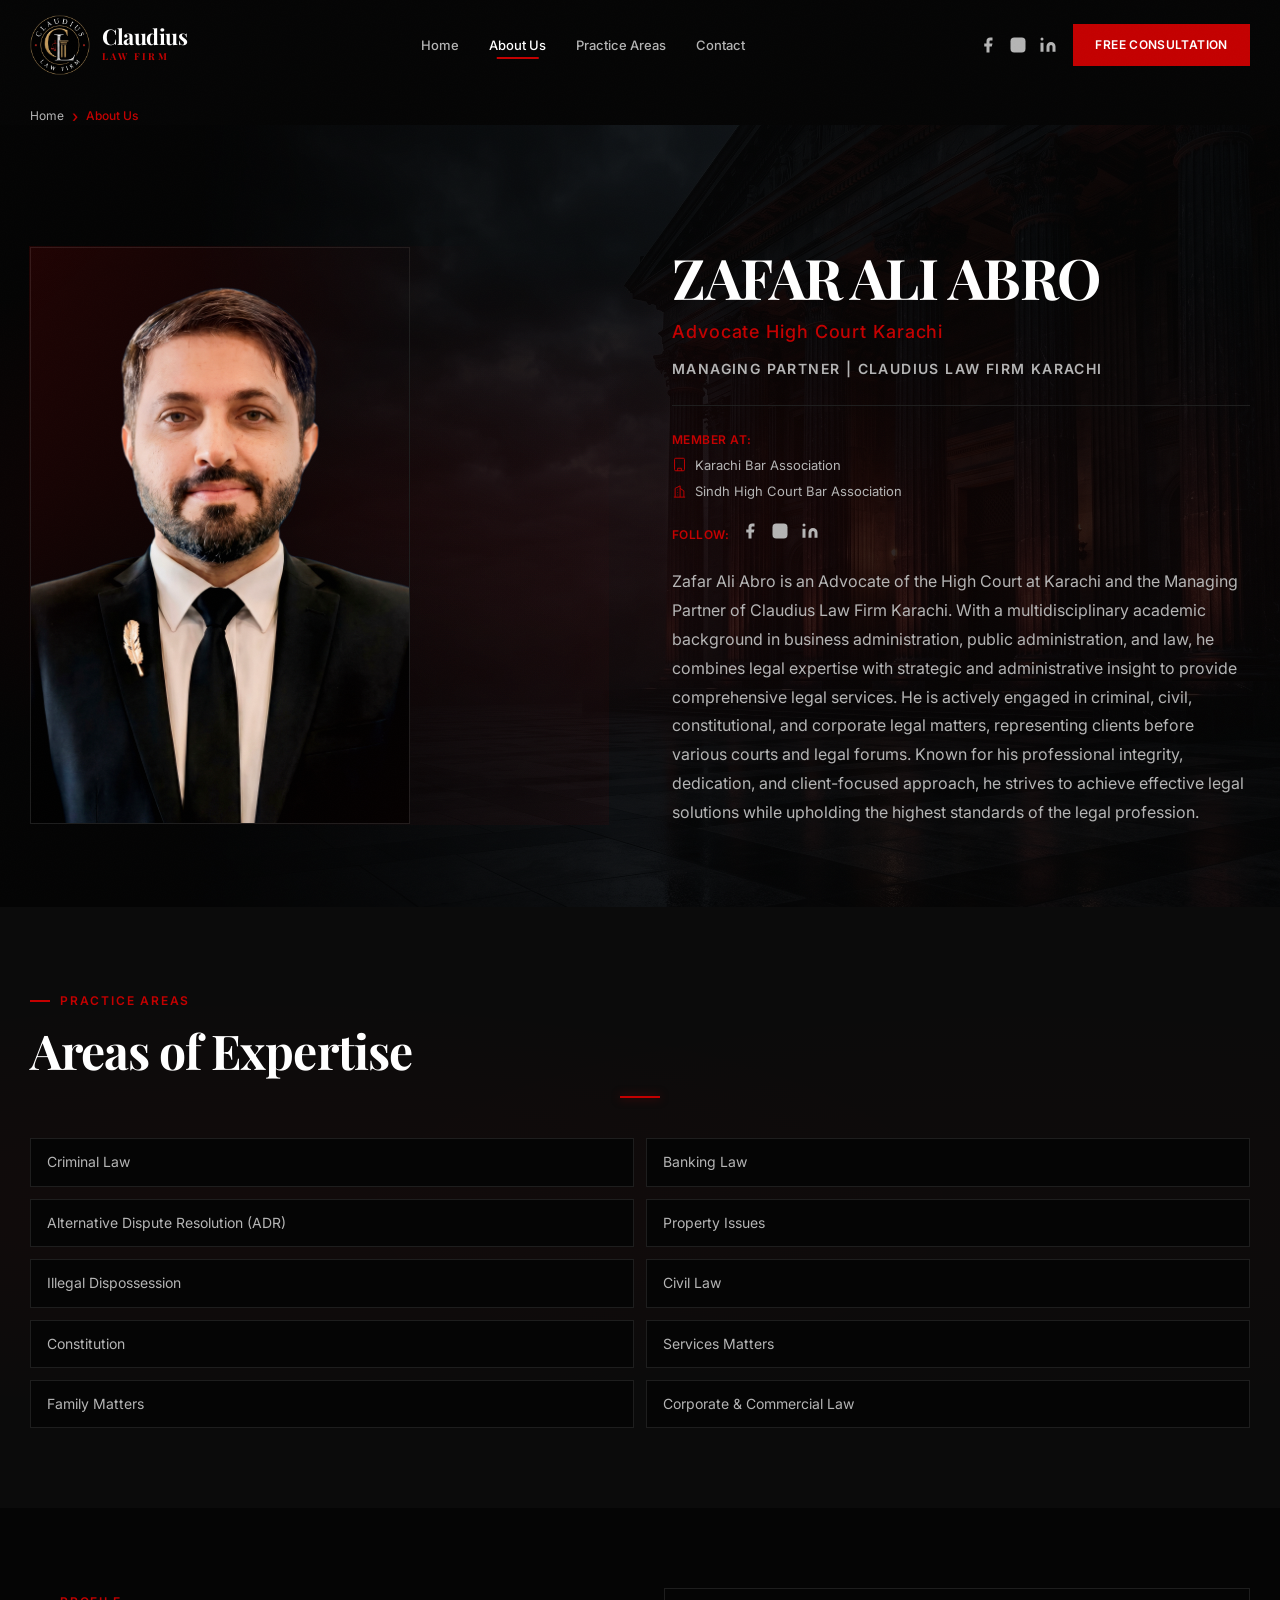
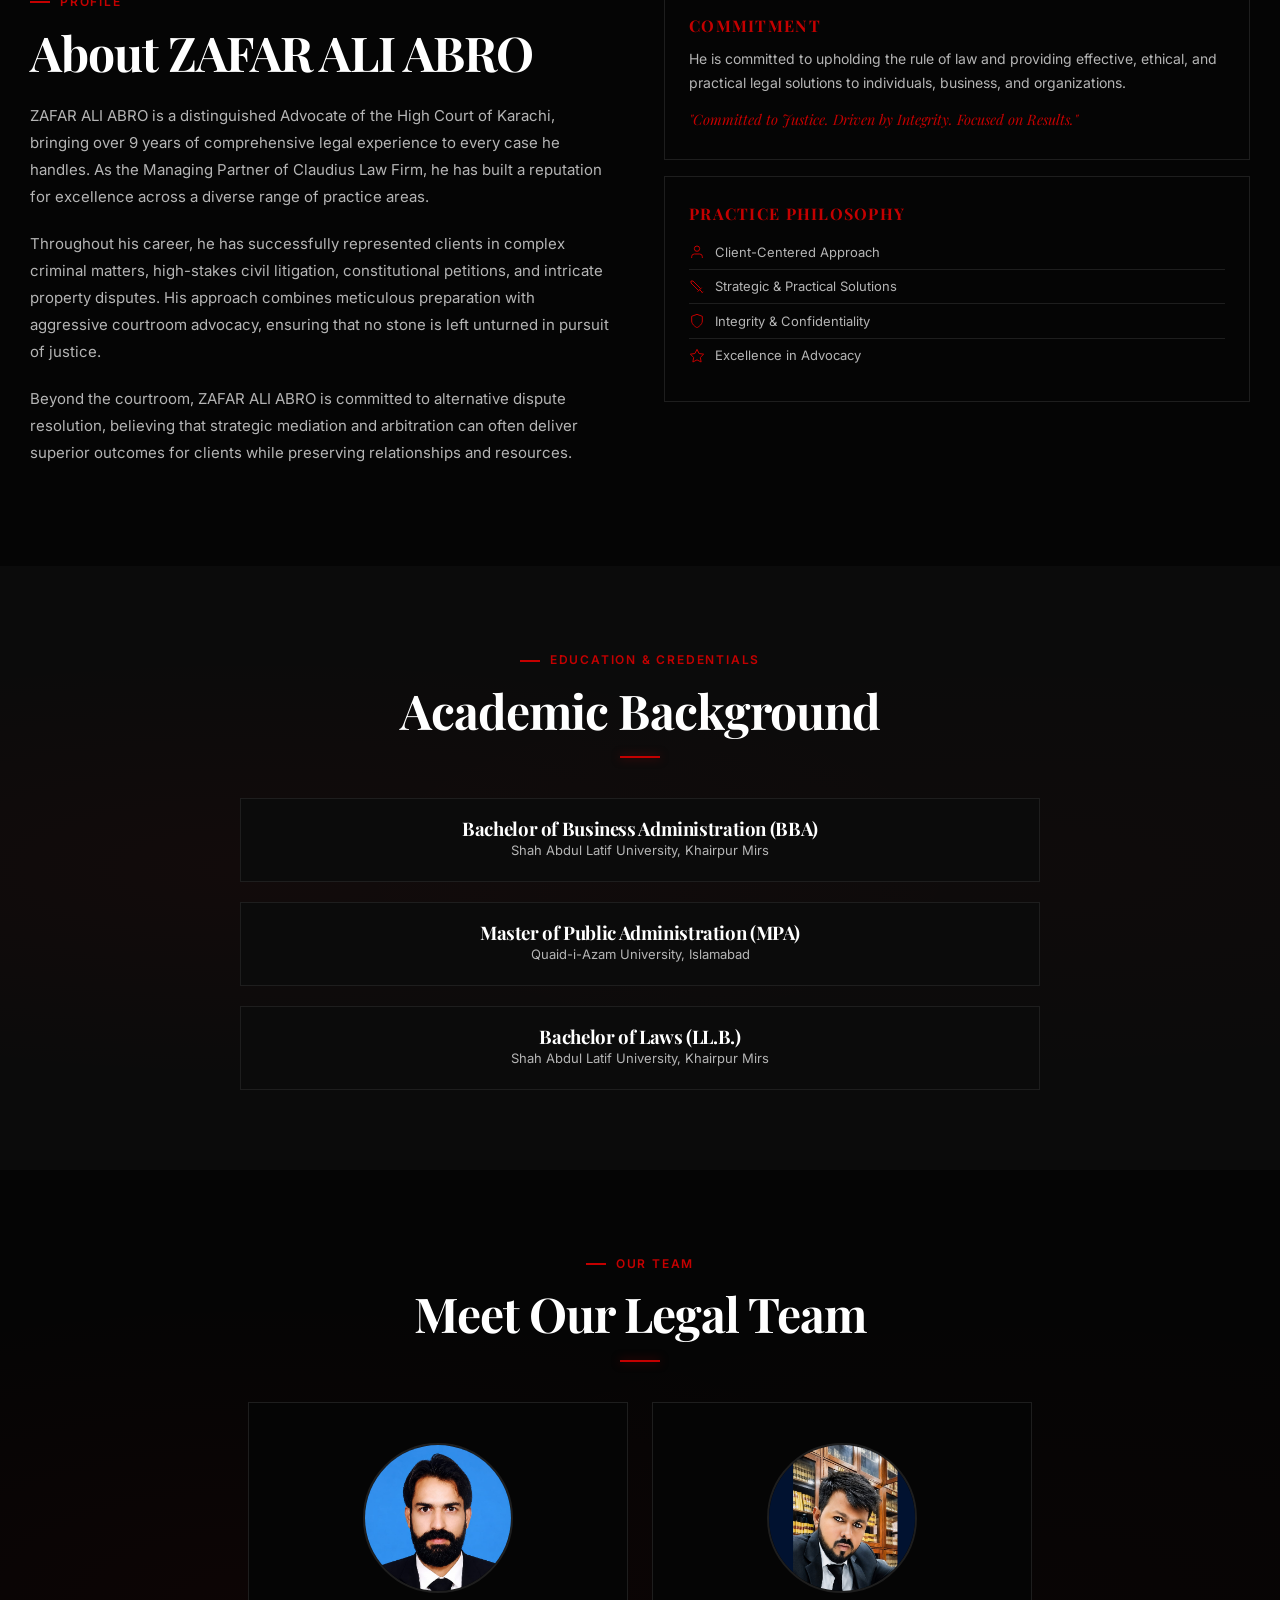
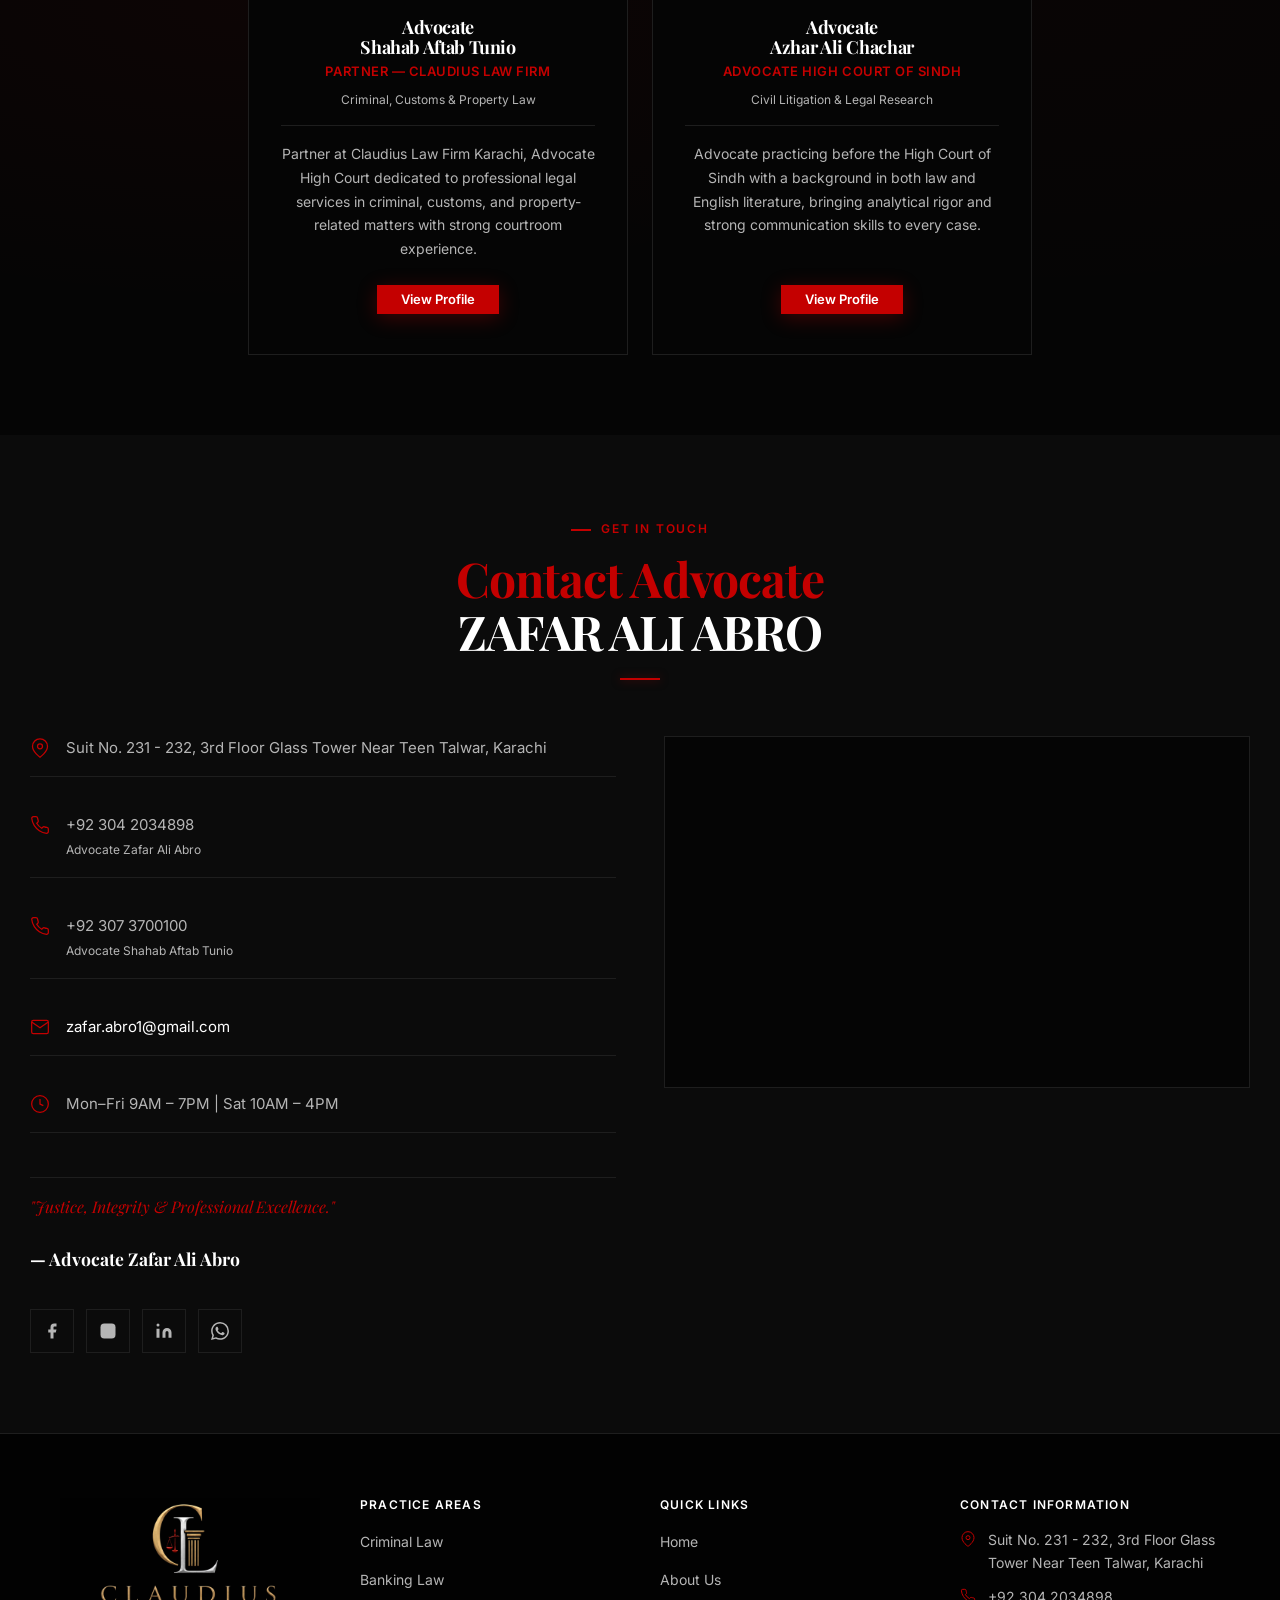
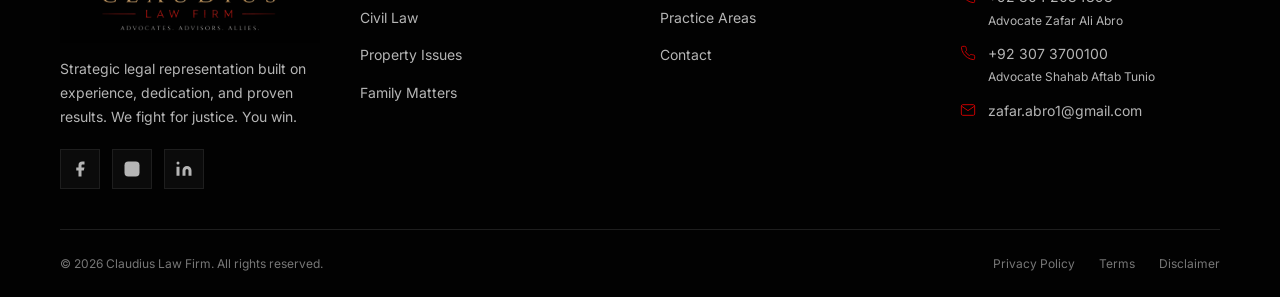
<file: about-us.html>
<!DOCTYPE html>
<html lang="en">
<head>
  <meta charset="UTF-8" />
  <meta name="viewport" content="width=device-width, initial-scale=1.0" />
  <title>About Us | ZAFAR ALI ABRO — Claudius Law Firm</title>
  <meta name="description" content="Meet ZAFAR ALI ABRO, Advocate High Court Karachi and Managing Partner at Claudius Law Firm." />
  <link rel="preconnect" href="https://fonts.googleapis.com" />
  <link rel="preconnect" href="https://fonts.gstatic.com" crossorigin />
  <link href="https://fonts.googleapis.com/css2?family=Playfair+Display:wght@400;500;600;700;800&family=Inter:wght@300;400;500;600;700;800&display=swap" rel="stylesheet" />
  <link rel="stylesheet" href="style.css" />
  <style>
    .ci-tagline {
      font-family: var(--font-heading);
      font-size: 1rem;
      font-style: italic;
      color: var(--primary);
      margin-top: 1.5rem;
      padding-top: 1rem;
      border-top: 1px solid var(--border);
    }

    .ci-signature {
      font-family: var(--font-heading);
      font-size: 1.1rem;
      font-weight: 700;
      color: var(--text);
      margin-top: 0.35rem;
    }

    .team-grid-inline {
      display: flex;
      justify-content: center;
      gap: 1.5rem;
    }

    .team-card-inline {
      flex: 0 1 380px;
      background: var(--bg);
      border: 1px solid var(--border);
      padding: 2.5rem 2rem;
      text-align: center;
      display: flex;
      flex-direction: column;
      align-items: center;
      transition: background var(--transition);
    }

    .team-card-inline:hover { background: var(--bg-secondary); }

    .team-img-wrap-inline {
      width: 150px;
      height: 150px;
      border-radius: 50%;
      overflow: hidden;
      margin-bottom: 1.5rem;
      border: 2px solid var(--border);
      display: flex;
      align-items: center;
      justify-content: center;
    }

    .team-img-inline { width: 100%; height: 100%; object-fit: cover; object-position: center 0%; }

    .team-name-inline { font-size: 1.125rem; margin-bottom: 0.25rem; }

    .team-role-inline { font-size: 0.8125rem; color: var(--primary); font-weight: 600; letter-spacing: 0.04em; text-transform: uppercase; margin-bottom: 0.5rem; }

    .team-spec-inline { font-size: 0.75rem; color: var(--text-secondary); display: block; margin-bottom: 1rem; padding-bottom: 1rem; border-bottom: 1px solid var(--border); width: 100%; }

    .team-bio-inline { font-size: 0.875rem; color: var(--text-secondary); line-height: 1.7; margin-bottom: 1.5rem; flex: 1; }

    .team-btn-inline { font-size: 0.8125rem; padding: 0.5rem 1.5rem; }

    @media (max-width: 768px) {
      .team-grid-inline { flex-direction: column; align-items: center; }
    }
  </style>
</head>
<body>

  <header>
  <!-- ============ NAVIGATION ============ -->
  <nav class="navbar" id="navbar">
    <div class="nav-inner">
      <a href="./" class="nav-logo">
        <div class="nav-logo-icon">
          <img src="Logo1.png" alt="Claudius Law Firm" class="nav-logo-img">
        </div>
        <div class="nav-logo-text">
          <span class="nav-logo-title">Claudius</span>
          <span class="nav-logo-sub">Law Firm</span>
        </div>
      </a>
      <ul class="nav-menu-desktop">
        <li><a href="./" class="nav-link">Home</a></li>
        <li><a href="about-us.html" class="nav-link active">About Us</a></li>
        <li><a href="./#practice-areas" class="nav-link">Practice Areas</a></li>
        <li><a href="./#contact" class="nav-link">Contact</a></li>
      </ul>
      <div class="nav-right">
        <div class="nav-social">
            <a href="https://www.facebook.com/share/1FGUd4eJkK/" target="_blank" rel="noopener noreferrer" aria-label="Facebook"><svg aria-hidden="true" viewBox="0 0 24 24" fill="currentColor"><path d="M18 2h-3a5 5 0 0 0-5 5v3H7v4h3v8h4v-8h3l1-4h-4V7a1 1 0 0 1 1-1h3z"/></svg></a>
            <a href="https://www.instagram.com/zafar_aliabro?utm_source=qr&igsh=MWpoaGhucjFzamMyeg==" target="_blank" rel="noopener noreferrer" aria-label="Instagram"><svg aria-hidden="true" viewBox="0 0 24 24" fill="currentColor"><rect x="2" y="2" width="20" height="20" rx="5"/><circle cx="12" cy="12" r="5"/><circle cx="17.5" cy="6.5" r="1.5"/></svg></a>
            <a href="https://www.linkedin.com/in/zafar-ali-abro-68202619?utm_source=share_via&utm_content=profile&utm_medium=member_android" target="_blank" rel="noopener noreferrer" aria-label="LinkedIn"><svg aria-hidden="true" viewBox="0 0 24 24" fill="currentColor"><path d="M16 8a6 6 0 0 1 6 6v7h-4v-7a2 2 0 0 0-2-2 2 2 0 0 0-2 2v7h-4v-7a6 6 0 0 1 6-6z"/><rect x="2" y="9" width="4" height="12"/><circle cx="4" cy="4" r="2"/></svg></a>
        </div>
        <a href="https://wa.me/923042034898" target="_blank" rel="noopener noreferrer" class="nav-cta">Free Consultation</a>
        <button class="nav-toggle" id="navToggle" aria-label="Menu">
          <svg aria-hidden="true" viewBox="0 0 24 24" fill="none" stroke="currentColor" stroke-width="1.5"><line x1="3" y1="6" x2="21" y2="6"/><line x1="3" y1="12" x2="21" y2="12"/><line x1="3" y1="18" x2="21" y2="18"/></svg>
        </button>
      </div>
    </div>
  </nav>
  <ul class="nav-menu" id="navMenu">
    <li class="nav-menu-close-li"><button class="nav-menu-close" id="navMenuClose" aria-label="Close menu"><svg aria-hidden="true" viewBox="0 0 24 24" fill="none" stroke="currentColor" stroke-width="1.5"><line x1="18" y1="6" x2="6" y2="18"/><line x1="6" y1="6" x2="18" y2="18"/></svg></button></li>
    <li><a href="./" class="nav-link">Home</a></li>
    <li><a href="about-us.html" class="nav-link active">About Us</a></li>
    <li><a href="./#practice-areas" class="nav-link">Practice Areas</a></li>
    <li><a href="./#contact" class="nav-link">Contact</a></li>
  </ul>
  </header>

  <main>
    <nav class="breadcrumb" aria-label="Breadcrumb">
      <ol class="breadcrumb-list">
        <li><a href="./">Home</a></li>
        <li class="current">About Us</li>
      </ol>
    </nav>
    <!-- ============ HERO ============ -->
  <section class="about-hero">
    <div class="container">
      <div class="about-hero-grid">
        <div class="about-hero-image">
          <img src="adv-zafar-ali-abro.png" alt="ZAFAR ALI ABRO" />
        </div>
        <div class="about-hero-content">
          <h1 class="ah-title">ZAFAR ALI ABRO</h1>
          <p class="ah-subtitle">Advocate High Court Karachi</p>
          <p class="ah-tagline">MANAGING PARTNER | CLAUDIUS LAW FIRM KARACHI</p>
          <div class="ah-bar" style="display:flex;flex-direction:column;gap:0.35rem;margin-bottom:1.25rem">
            <span style="font-size:0.75rem;font-weight:600;color:var(--primary);letter-spacing:0.04em;text-transform:uppercase">Member at:</span>
            <span style="display:flex;align-items:center;gap:0.5rem;font-size:0.8125rem;color:var(--text-secondary)"><svg aria-hidden="true" viewBox="0 0 24 24" fill="none" stroke="currentColor" stroke-width="1.5" style="width:15px;height:15px;color:var(--primary);flex-shrink:0"><rect x="4" y="2" width="16" height="20" rx="2"/><path d="M9 22v-4h6v4"/></svg>Karachi Bar Association</span>
            <span style="display:flex;align-items:center;gap:0.5rem;font-size:0.8125rem;color:var(--text-secondary)"><svg aria-hidden="true" viewBox="0 0 24 24" fill="none" stroke="currentColor" stroke-width="1.5" style="width:15px;height:15px;color:var(--primary);flex-shrink:0"><path d="M3 21h18"/><path d="M5 21V7l8-4v18"/><path d="M19 21V11l-6-4"/><path d="M9 9v1"/><path d="M9 13v1"/><path d="M9 17v1"/></svg>Sindh High Court Bar Association</span>
          </div>
          <div class="ah-social" style="display:flex;align-items:center;gap:0.75rem;margin-bottom:1.25rem">
            <span style="font-size:0.75rem;font-weight:600;color:var(--primary);letter-spacing:0.04em;text-transform:uppercase">Follow:</span>
            <a href="https://www.facebook.com/share/1FGUd4eJkK/" target="_blank" rel="noopener noreferrer" aria-label="Facebook" style="color:var(--text-secondary);transition:color 0.2s"><svg aria-hidden="true" viewBox="0 0 24 24" fill="currentColor" style="width:18px;height:18px"><path d="M18 2h-3a5 5 0 0 0-5 5v3H7v4h3v8h4v-8h3l1-4h-4V7a1 1 0 0 1 1-1h3z"/></svg></a>
            <a href="https://www.instagram.com/zafar_aliabro?utm_source=qr&igsh=MWpoaGhucjFzamMyeg==" target="_blank" rel="noopener noreferrer" aria-label="Instagram" style="color:var(--text-secondary);transition:color 0.2s"><svg aria-hidden="true" viewBox="0 0 24 24" fill="currentColor" style="width:18px;height:18px"><rect x="2" y="2" width="20" height="20" rx="5"/><circle cx="12" cy="12" r="5"/><circle cx="17.5" cy="6.5" r="1.5"/></svg></a>
            <a href="https://www.linkedin.com/in/zafar-ali-abro-68202619?utm_source=share_via&utm_content=profile&utm_medium=member_android" target="_blank" rel="noopener noreferrer" aria-label="LinkedIn" style="color:var(--text-secondary);transition:color 0.2s"><svg aria-hidden="true" viewBox="0 0 24 24" fill="currentColor" style="width:18px;height:18px"><path d="M16 8a6 6 0 0 1 6 6v7h-4v-7a2 2 0 0 0-2-2 2 2 0 0 0-2 2v7h-4v-7a6 6 0 0 1 6-6z"/><rect x="2" y="9" width="4" height="12"/><circle cx="4" cy="4" r="2"/></svg></a>
          </div>
          <p class="ah-desc">Zafar Ali Abro is an Advocate of the High Court at Karachi and the Managing Partner of Claudius Law Firm Karachi. With a multidisciplinary academic background in business administration, public administration, and law, he combines legal expertise with strategic and administrative insight to provide comprehensive legal services. He is actively engaged in criminal, civil, constitutional, and corporate legal matters, representing clients before various courts and legal forums. Known for his professional integrity, dedication, and client-focused approach, he strives to achieve effective legal solutions while upholding the highest standards of the legal profession.</p>
        </div>
      </div>
    </div>
  </section>

  <!-- ============ PRACTICE AREAS ============ -->
  <section class="about-body-section">
    <div class="container">
      <div class="section-header reveal" style="text-align:left;max-width:100%;margin:0 0 2.5rem">
        <span class="section-label">Practice Areas</span>
        <h2 class="heading-lg">Areas of Expertise</h2>
      </div>
      <div class="pa-mini-grid reveal">
        <div class="pa-mini-item">Criminal Law</div>
        <div class="pa-mini-item">Banking Law</div>
        <div class="pa-mini-item">Alternative Dispute Resolution (ADR)</div>
        <div class="pa-mini-item">Property Issues</div>
        <div class="pa-mini-item">Illegal Dispossession</div>
        <div class="pa-mini-item">Civil Law</div>
        <div class="pa-mini-item">Constitution</div>
        <div class="pa-mini-item">Services Matters</div>
        <div class="pa-mini-item">Family Matters</div>
        <div class="pa-mini-item">Corporate &amp; Commercial Law</div>
      </div>
    </div>
  </section>

  <!-- ============ PROFILE BODY ============ -->
  <section class="edu-section">
    <div class="container">
      <div class="about-body-grid">
        <div class="about-body-text reveal-left">
          <span class="section-label">Profile</span>
          <h2 class="heading-lg" style="margin-bottom:1.5rem">About ZAFAR ALI ABRO</h2>
          <p>ZAFAR ALI ABRO is a distinguished Advocate of the High Court of Karachi, bringing over 9 years of comprehensive legal experience to every case he handles. As the Managing Partner of Claudius Law Firm, he has built a reputation for excellence across a diverse range of practice areas.</p>
          <p>Throughout his career, he has successfully represented clients in complex criminal matters, high-stakes civil litigation, constitutional petitions, and intricate property disputes. His approach combines meticulous preparation with aggressive courtroom advocacy, ensuring that no stone is left unturned in pursuit of justice.</p>
          <p>Beyond the courtroom, ZAFAR ALI ABRO is committed to alternative dispute resolution, believing that strategic mediation and arbitration can often deliver superior outcomes for clients while preserving relationships and resources.</p>
        </div>
        <div class="about-body-cards reveal-right">
          <div class="about-card">
            <h3>COMMITMENT</h3>
            <p>He is committed to upholding the rule of law and providing effective, ethical, and practical legal solutions to individuals, business, and organizations.</p>
            <p style="color:var(--primary);font-family:var(--font-heading);font-style:italic;margin-top:0.75rem;font-size:0.9rem">"Committed to Justice. Driven by Integrity. Focused on Results."</p>
          </div>
          <div class="about-card">
            <h3>PRACTICE PHILOSOPHY</h3>
            <div class="pp-item"><svg aria-hidden="true" viewBox="0 0 24 24" fill="none" stroke="currentColor" stroke-width="1.5" style="width:16px;height:16px;color:var(--primary);flex-shrink:0"><path d="M20 21v-2a4 4 0 0 0-4-4H8a4 4 0 0 0-4 4v2"/><circle cx="12" cy="7" r="4"/></svg><span>Client-Centered Approach</span></div>
            <div class="pp-item"><svg aria-hidden="true" viewBox="0 0 24 24" fill="none" stroke="currentColor" stroke-width="1.5" style="width:16px;height:16px;color:var(--primary);flex-shrink:0"><path d="M14.5 17.5L3 6V3h3l11.5 11.5"/><path d="M13 19l6-6"/><path d="M16 16l4 4"/><path d="M19 21l2-2"/></svg><span>Strategic &amp; Practical Solutions</span></div>
            <div class="pp-item"><svg aria-hidden="true" viewBox="0 0 24 24" fill="none" stroke="currentColor" stroke-width="1.5" style="width:16px;height:16px;color:var(--primary);flex-shrink:0"><path d="M12 22s8-4 8-10V5l-8-3-8 3v7c0 6 8 10 8 10z"/></svg><span>Integrity &amp; Confidentiality</span></div>
            <div class="pp-item"><svg aria-hidden="true" viewBox="0 0 24 24" fill="none" stroke="currentColor" stroke-width="1.5" style="width:16px;height:16px;color:var(--primary);flex-shrink:0"><polygon points="12 2 15.09 8.26 22 9.27 17 14.14 18.18 21.02 12 17.77 5.82 21.02 7 14.14 2 9.27 8.91 8.26 12 2"/></svg><span>Excellence in Advocacy</span></div>
          </div>
        </div>
      </div>
    </div>
  </section>

  <!-- ============ EDUCATION ============ -->
  <section class="about-body-section">
    <div class="container">
      <div class="section-header reveal" style="text-align:center;max-width:100%;margin:0 auto 2.5rem">
        <span class="section-label">Education &amp; Credentials</span>
        <h2 class="heading-lg">Academic Background</h2>
      </div>
      <div class="edu-list reveal" style="margin:0 auto;text-align:center">
        <div class="edu-item">
          <div class="edu-info">
            <h3>Bachelor of Business Administration (BBA)</h3>
            <p>Shah Abdul Latif University, Khairpur Mirs</p>
          </div>
        </div>
        <div class="edu-item">
          <div class="edu-info">
            <h3>Master of Public Administration (MPA)</h3>
            <p>Quaid-i-Azam University, Islamabad</p>
          </div>
        </div>
        <div class="edu-item">
          <div class="edu-info">
            <h3>Bachelor of Laws (LL.B.)</h3>
            <p>Shah Abdul Latif University, Khairpur Mirs</p>
          </div>
        </div>
      </div>
    </div>
  </section>

  <!-- ============ OUR TEAM ============ -->
  <section class="about-body-section" style="background:var(--bg)">
    <div class="container">
      <div class="section-header reveal" style="text-align:center;max-width:100%;margin:0 auto 2.5rem">
        <span class="section-label">Our Team</span>
        <h2 class="heading-lg">Meet Our Legal Team</h2>
      </div>
      <div class="team-grid-inline reveal">
        <div class="team-card-inline">
          <div class="team-img-wrap-inline">
            <img src="Shahab Aftab Tunio.jpg" alt="Advocate Shahab Aftab Tunio" class="team-img-inline" />
          </div>
          <h3 class="team-name-inline">Advocate<br>Shahab Aftab Tunio</h3>
          <span class="team-role-inline">Partner — Claudius Law Firm</span>
          <span class="team-spec-inline">Criminal, Customs &amp; Property Law</span>
          <p class="team-bio-inline">Partner at Claudius Law Firm Karachi, Advocate High Court dedicated to professional legal services in criminal, customs, and property-related matters with strong courtroom experience.</p>
          <a href="adv-shahab-aftab-tunio.html" class="btn btn-primary team-btn-inline">View Profile</a>
        </div>
        <div class="team-card-inline">
          <div class="team-img-wrap-inline">
            <img src="Azhar Ali Chachar.jpg" alt="Advocate Azhar Ali Chachar" class="team-img-inline" />
          </div>
          <h3 class="team-name-inline">Advocate<br>Azhar Ali Chachar</h3>
          <span class="team-role-inline">Advocate High Court of Sindh</span>
          <span class="team-spec-inline">Civil Litigation &amp; Legal Research</span>
          <p class="team-bio-inline">Advocate practicing before the High Court of Sindh with a background in both law and English literature, bringing analytical rigor and strong communication skills to every case.</p>
          <a href="adv-azhar-ali-chachar.html" class="btn btn-primary team-btn-inline">View Profile</a>
        </div>
      </div>
    </div>
  </section>

  <!-- ============ CONTACT INFO ============ -->
  <section class="contact-info-section">
    <div class="container">
      <div class="section-header reveal">
        <span class="section-label">Get In Touch</span>
        <h2 class="heading-lg"><span style="color:var(--primary)">Contact Advocate</span><br>ZAFAR ALI ABRO</h2>
      </div>
      <div class="contact-info-grid">
        <div class="contact-info-list reveal-left">
          <div class="ci-item">
            <svg aria-hidden="true" viewBox="0 0 24 24" fill="none" stroke="currentColor" stroke-width="1.5"><path d="M21 10c0 7-9 13-9 13s-9-6-9-13a9 9 0 0 1 18 0z"/><circle cx="12" cy="10" r="3"/></svg>
            <span>Suit No. 231 - 232, 3rd Floor Glass Tower Near Teen Talwar, Karachi</span>
          </div>
          <div class="ci-item">
            <svg aria-hidden="true" viewBox="0 0 24 24" fill="none" stroke="currentColor" stroke-width="1.5"><path d="M22 16.92v3a2 2 0 0 1-2.18 2 19.79 19.79 0 0 1-8.63-3.07 19.5 19.5 0 0 1-6-6 19.79 19.79 0 0 1-3.07-8.67A2 2 0 0 1 4.11 2h3a2 2 0 0 1 2 1.72 12.84 12.84 0 0 0 .7 2.81 2 2 0 0 1-.45 2.11L8.09 9.91a16 16 0 0 0 6 6l1.27-1.27a2 2 0 0 1 2.11-.45 12.84 12.84 0 0 0 2.81.7A2 2 0 0 1 22 16.92z"/></svg>
            <span>+92 304 2034898<br><span style="font-size:0.75rem;color:var(--text-secondary)">Advocate Zafar Ali Abro</span></span>
          </div>
          <div class="ci-item">
            <svg aria-hidden="true" viewBox="0 0 24 24" fill="none" stroke="currentColor" stroke-width="1.5"><path d="M22 16.92v3a2 2 0 0 1-2.18 2 19.79 19.79 0 0 1-8.63-3.07 19.5 19.5 0 0 1-6-6 19.79 19.79 0 0 1-3.07-8.67A2 2 0 0 1 4.11 2h3a2 2 0 0 1 2 1.72 12.84 12.84 0 0 0 .7 2.81 2 2 0 0 1-.45 2.11L8.09 9.91a16 16 0 0 0 6 6l1.27-1.27a2 2 0 0 1 2.11-.45 12.84 12.84 0 0 0 2.81.7A2 2 0 0 1 22 16.92z"/></svg>
            <span>+92 307 3700100<br><span style="font-size:0.75rem;color:var(--text-secondary)">Advocate Shahab Aftab Tunio</span></span>
          </div>
          <div class="ci-item">
            <svg aria-hidden="true" viewBox="0 0 24 24" fill="none" stroke="currentColor" stroke-width="1.5"><path d="M4 4h16c1.1 0 2 .9 2 2v12c0 1.1-.9 2-2 2H4c-1.1 0-2-.9-2-2V6c0-1.1.9-2 2-2z"/><polyline points="22,6 12,13 2,6"/></svg>
            <a href="mailto:zafar.abro1@gmail.com" style="color:inherit;text-decoration:none">zafar.abro1@gmail.com</a>
          </div>
          <div class="ci-item">
            <svg aria-hidden="true" viewBox="0 0 24 24" fill="none" stroke="currentColor" stroke-width="1.5"><circle cx="12" cy="12" r="10"/><polyline points="12 6 12 12 16 14"/></svg>
            <span>Mon–Fri 9AM – 7PM | Sat 10AM – 4PM</span>
          </div>
          <div class="ci-tagline">"Justice, Integrity &amp; Professional Excellence."</div>
          <div class="ci-signature">— Advocate Zafar Ali Abro</div>
          <div class="ci-socials">
            <a href="https://www.facebook.com/share/1FGUd4eJkK/" target="_blank" rel="noopener noreferrer" aria-label="Facebook"><svg aria-hidden="true" viewBox="0 0 24 24" fill="currentColor"><path d="M18 2h-3a5 5 0 0 0-5 5v3H7v4h3v8h4v-8h3l1-4h-4V7a1 1 0 0 1 1-1h3z"/></svg></a>
            <a href="https://www.instagram.com/zafar_aliabro?utm_source=qr&igsh=MWpoaGhucjFzamMyeg==" target="_blank" rel="noopener noreferrer" aria-label="Instagram"><svg aria-hidden="true" viewBox="0 0 24 24" fill="currentColor"><rect x="2" y="2" width="20" height="20" rx="5"/><circle cx="12" cy="12" r="5"/><circle cx="17.5" cy="6.5" r="1.5"/></svg></a>
            <a href="https://www.linkedin.com/in/zafar-ali-abro-68202619?utm_source=share_via&utm_content=profile&utm_medium=member_android" target="_blank" rel="noopener noreferrer" aria-label="LinkedIn"><svg aria-hidden="true" viewBox="0 0 24 24" fill="currentColor"><path d="M16 8a6 6 0 0 1 6 6v7h-4v-7a2 2 0 0 0-2-2 2 2 0 0 0-2 2v7h-4v-7a6 6 0 0 1 6-6z"/><rect x="2" y="9" width="4" height="12"/><circle cx="4" cy="4" r="2"/></svg></a>
            <a href="https://wa.me/923042034898" target="_blank" rel="noopener noreferrer" aria-label="WhatsApp"><svg aria-hidden="true" viewBox="0 0 24 24" fill="currentColor"><path d="M17.472 14.382c-.297-.149-1.758-.867-2.03-.967-.273-.099-.471-.148-.67.15-.197.297-.767.966-.94 1.164-.173.199-.347.223-.644.075-.297-.15-1.255-.463-2.39-1.475-.883-.788-1.48-1.761-1.653-2.059-.173-.297-.018-.458.13-.606.134-.133.298-.347.446-.52.149-.174.198-.298.298-.497.099-.198.05-.371-.025-.52-.075-.149-.669-1.612-.916-2.207-.242-.579-.487-.5-.669-.51-.173-.008-.371-.01-.57-.01-.198 0-.52.074-.792.372-.272.297-1.04 1.016-1.04 2.479 0 1.462 1.065 2.875 1.213 3.074.149.198 2.096 3.2 5.077 4.487.709.306 1.262.489 1.694.625.712.227 1.36.195 1.871.118.571-.085 1.758-.719 2.006-1.413.248-.694.248-1.289.173-1.413-.074-.124-.272-.198-.57-.347m-5.421 7.403h-.004a9.87 9.87 0 01-5.031-1.378l-.361-.214-3.741.982.998-3.648-.235-.374a9.86 9.86 0 01-1.51-5.26c.001-5.45 4.436-9.884 9.888-9.884 2.64 0 5.122 1.03 6.988 2.898a9.825 9.825 0 012.893 6.994c-.003 5.45-4.437 9.884-9.885 9.884m8.413-18.297A11.815 11.815 0 0012.05 0C5.495 0 .16 5.335.157 11.892c0 2.096.547 4.142 1.588 5.945L.057 24l6.305-1.654a11.882 11.882 0 005.683 1.448h.005c6.554 0 11.89-5.335 11.893-11.893a11.821 11.821 0 00-3.48-8.413z"/></svg></a>
          </div>
        </div>
        <div class="contact-info-map reveal-right">
          <div class="map-card">
            <iframe src="https://www.google.com/maps/embed?pb=!1m18!1m12!1m3!1d231917.148201814!2d66.985001!3d24.860735!2m3!1f0!2f0!3f0!3m2!1i1024!2i768!4f13.1!3m3!1m2!1s0x3eb33e06651d4bbf%3A0x9cf92f44555a0c23!2sKarachi%2C%20Pakistan!5e0!3m2!1sen!2s!4v1" width="100%" height="100%" style="border:0;" allowfullscreen="" loading="lazy" referrerpolicy="no-referrer-when-downgrade"></iframe>
          </div>
        </div>
      </div>
    </div>
  </section>
  </main>

  <!-- ============ FOOTER ============ -->
  <footer class="footer">
    <div class="container">
      <div class="footer-grid">
        <div class="footer-col">
          <a href="./" class="footer-logo">
            <div class="nav-logo-icon"><img src="Logo2.png" alt="Claudius Law Firm" class="nav-logo-img-footer"></div>
          </a>
          <p>Strategic legal representation built on experience, dedication, and proven results. We fight for justice. You win.</p>
          <div class="footer-social">
            <a href="https://www.facebook.com/share/1FGUd4eJkK/" target="_blank" rel="noopener noreferrer" aria-label="Facebook"><svg aria-hidden="true" viewBox="0 0 24 24" fill="currentColor"><path d="M18 2h-3a5 5 0 0 0-5 5v3H7v4h3v8h4v-8h3l1-4h-4V7a1 1 0 0 1 1-1h3z"/></svg></a>
            <a href="https://www.instagram.com/zafar_aliabro?utm_source=qr&igsh=MWpoaGhucjFzamMyeg==" target="_blank" rel="noopener noreferrer" aria-label="Instagram"><svg aria-hidden="true" viewBox="0 0 24 24" fill="currentColor"><rect x="2" y="2" width="20" height="20" rx="5"/><circle cx="12" cy="12" r="5"/><circle cx="17.5" cy="6.5" r="1.5"/></svg></a>
            <a href="https://www.linkedin.com/in/zafar-ali-abro-68202619?utm_source=share_via&utm_content=profile&utm_medium=member_android" target="_blank" rel="noopener noreferrer" aria-label="LinkedIn"><svg aria-hidden="true" viewBox="0 0 24 24" fill="currentColor"><path d="M16 8a6 6 0 0 1 6 6v7h-4v-7a2 2 0 0 0-2-2 2 2 0 0 0-2 2v7h-4v-7a6 6 0 0 1 6-6z"/><rect x="2" y="9" width="4" height="12"/><circle cx="4" cy="4" r="2"/></svg></a>
          </div>
        </div>
        <div class="footer-col">
          <h4>Practice Areas</h4>
          <ul>
            <li><a href="./#practice-areas">Criminal Law</a></li>
            <li><a href="./#practice-areas">Banking Law</a></li>
            <li><a href="./#practice-areas">Civil Law</a></li>
            <li><a href="./#practice-areas">Property Issues</a></li>
            <li><a href="./#practice-areas">Family Matters</a></li>
          </ul>
        </div>
        <div class="footer-col">
          <h4>Quick Links</h4>
          <ul>
            <li><a href="./">Home</a></li>
            <li><a href="about-us.html">About Us</a></li>
            <li><a href="./#practice-areas">Practice Areas</a></li>
            <li><a href="./#contact">Contact</a></li>
          </ul>
        </div>
        <div class="footer-col">
          <h4>Contact Information</h4>
          <ul class="footer-contact">
            <li><svg aria-hidden="true" viewBox="0 0 24 24" fill="none" stroke="currentColor" stroke-width="1.5"><path d="M21 10c0 7-9 13-9 13s-9-6-9-13a9 9 0 0 1 18 0z"/><circle cx="12" cy="10" r="3"/></svg><span>Suit No. 231 - 232, 3rd Floor Glass Tower Near Teen Talwar, Karachi</span></li>
            <li><svg aria-hidden="true" viewBox="0 0 24 24" fill="none" stroke="currentColor" stroke-width="1.5"><path d="M22 16.92v3a2 2 0 0 1-2.18 2 19.79 19.79 0 0 1-8.63-3.07 19.5 19.5 0 0 1-6-6 19.79 19.79 0 0 1-3.07-8.67A2 2 0 0 1 4.11 2h3a2 2 0 0 1 2 1.72 12.84 12.84 0 0 0 .7 2.81 2 2 0 0 1-.45 2.11L8.09 9.91a16 16 0 0 0 6 6l1.27-1.27a2 2 0 0 1 2.11-.45 12.84 12.84 0 0 0 2.81.7A2 2 0 0 1 22 16.92z"/></svg><span>+92 304 2034898<br><span style="font-size:0.75rem;color:var(--text-secondary)">Advocate Zafar Ali Abro</span></span></li>
            <li><svg aria-hidden="true" viewBox="0 0 24 24" fill="none" stroke="currentColor" stroke-width="1.5"><path d="M22 16.92v3a2 2 0 0 1-2.18 2 19.79 19.79 0 0 1-8.63-3.07 19.5 19.5 0 0 1-6-6 19.79 19.79 0 0 1-3.07-8.67A2 2 0 0 1 4.11 2h3a2 2 0 0 1 2 1.72 12.84 12.84 0 0 0 .7 2.81 2 2 0 0 1-.45 2.11L8.09 9.91a16 16 0 0 0 6 6l1.27-1.27a2 2 0 0 1 2.11-.45 12.84 12.84 0 0 0 2.81.7A2 2 0 0 1 22 16.92z"/></svg><span>+92 307 3700100<br><span style="font-size:0.75rem;color:var(--text-secondary)">Advocate Shahab Aftab Tunio</span></span></li>
            <li><svg aria-hidden="true" viewBox="0 0 24 24" fill="none" stroke="currentColor" stroke-width="1.5"><path d="M4 4h16c1.1 0 2 .9 2 2v12c0 1.1-.9 2-2 2H4c-1.1 0-2-.9-2-2V6c0-1.1.9-2 2-2z"/><polyline points="22,6 12,13 2,6"/></svg><span>zafar.abro1@gmail.com</span></li>
          </ul>
        </div>
      </div>
      <div class="footer-bottom">
        <p>&copy; 2026 Claudius Law Firm. All rights reserved.</p>
        <div class="footer-bottom-links">
          <a href="#">Privacy Policy</a>
          <a href="#">Terms</a>
          <a href="#">Disclaimer</a>
        </div>
      </div>
    </div>
  </footer>

  <button class="scroll-top" id="scrollTop" aria-label="Scroll to top">
    <svg aria-hidden="true" viewBox="0 0 24 24" fill="none" stroke="currentColor" stroke-width="2"><polyline points="18 15 12 9 6 15"/></svg>
  </button>

  <a href="https://wa.me/923042034898" target="_blank" rel="noopener noreferrer" class="whatsapp-float whatsapp-hidden" aria-label="Chat on WhatsApp">
    <img src="Wtsapp.png" alt="" class="whatsapp-icon">
  </a>

  <script src="script.js"></script>
</body>
</html>
</file>
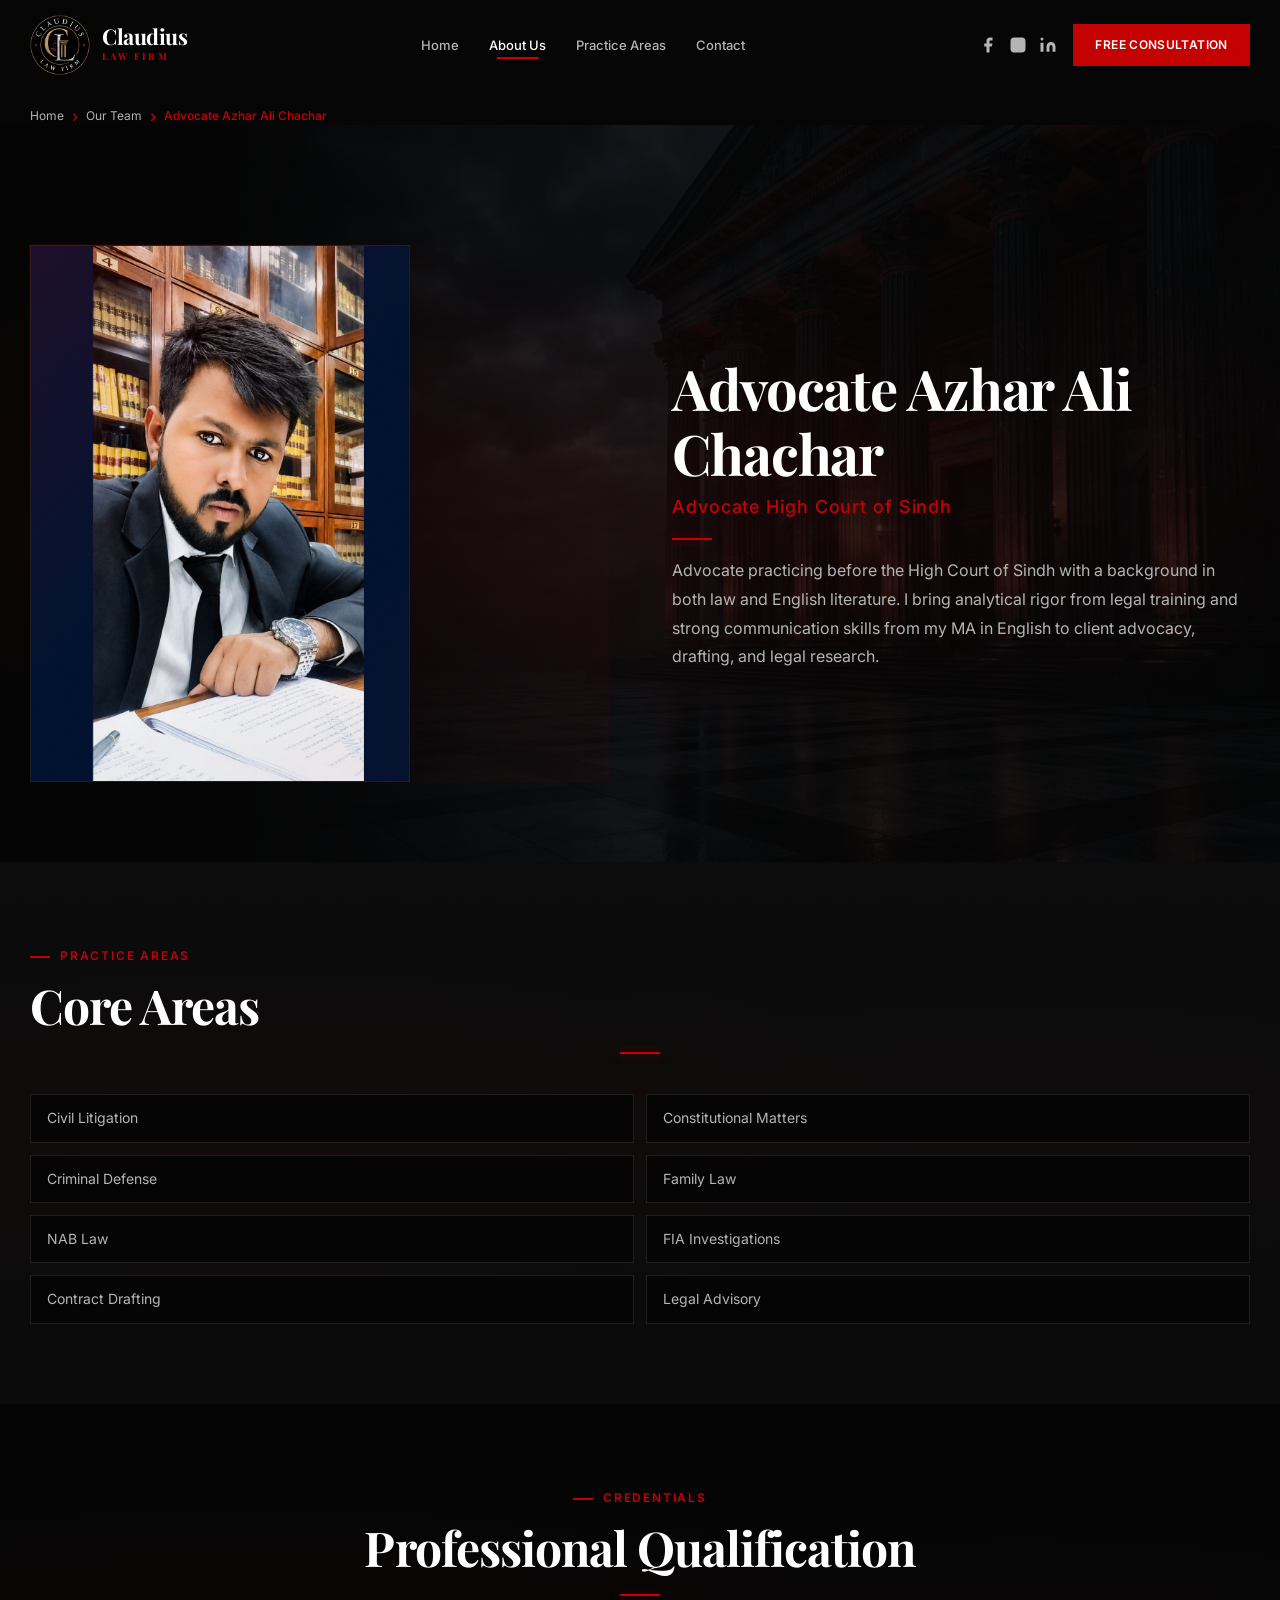
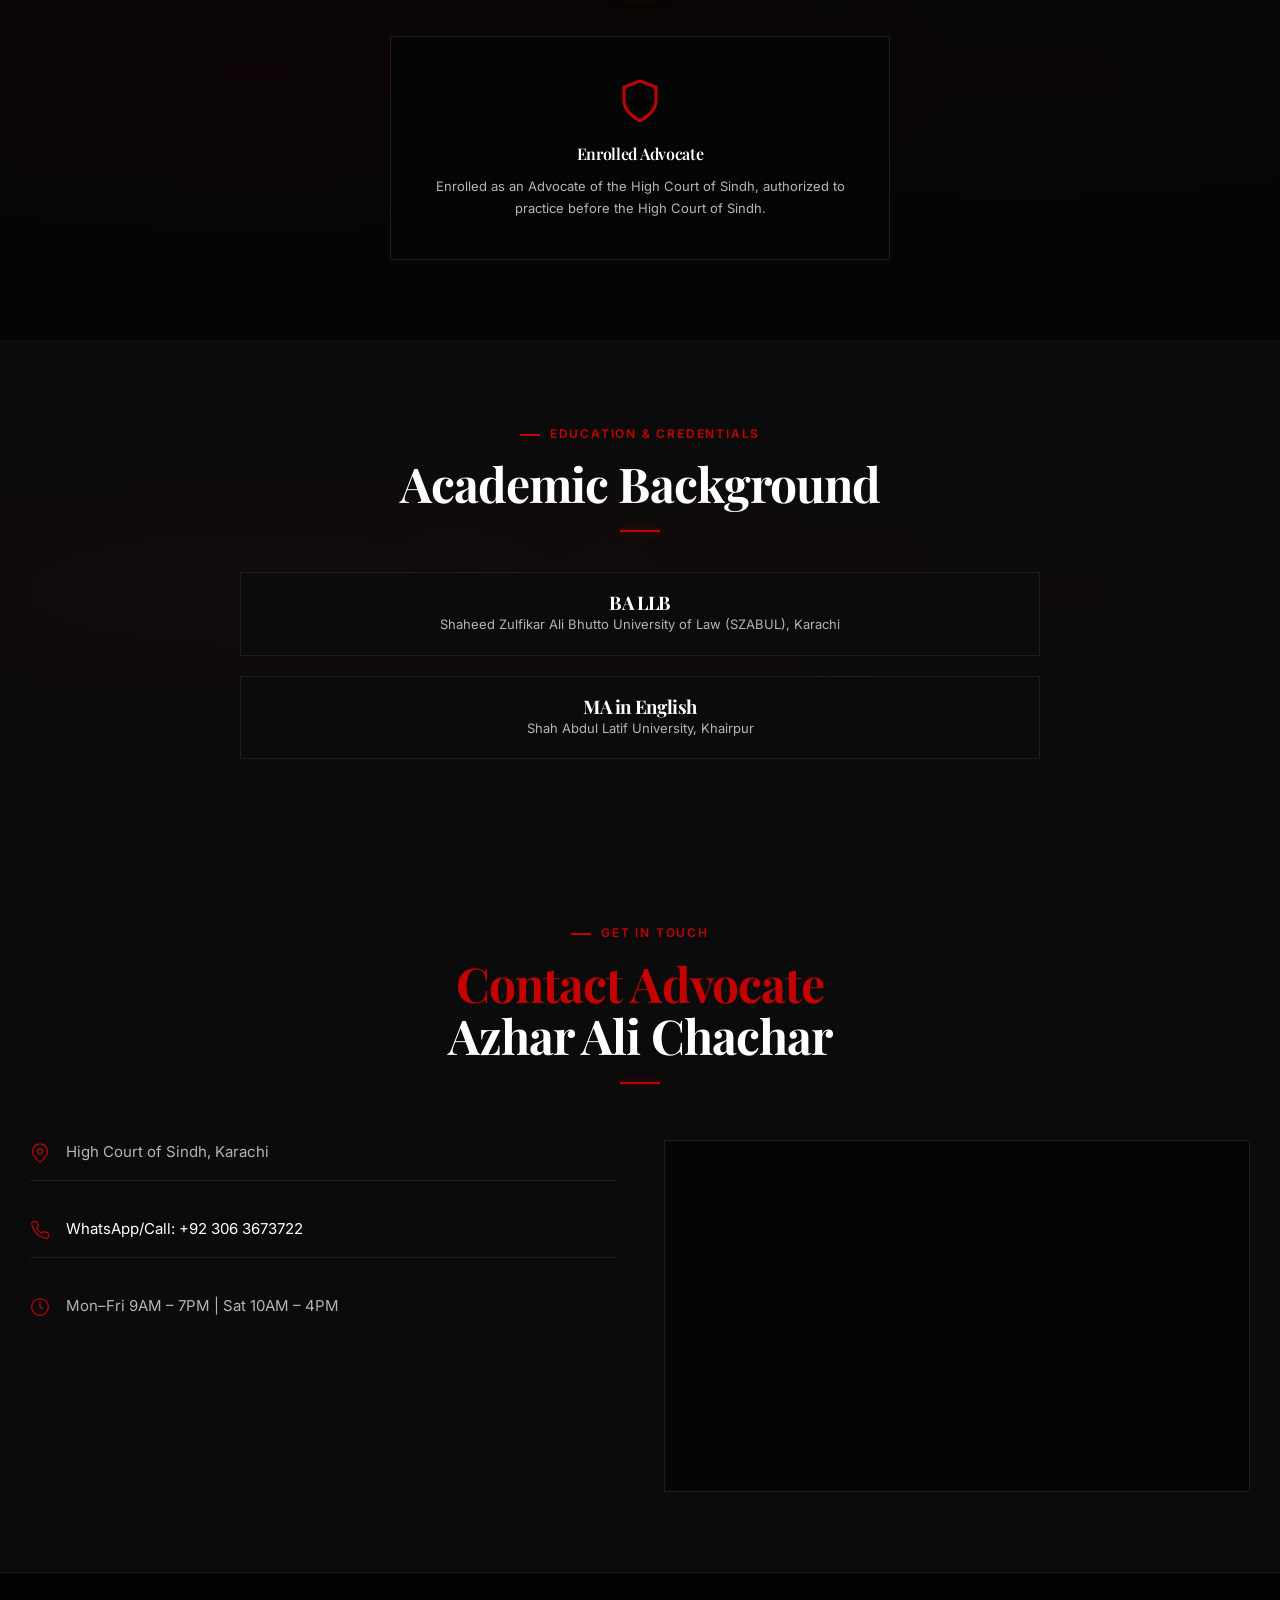
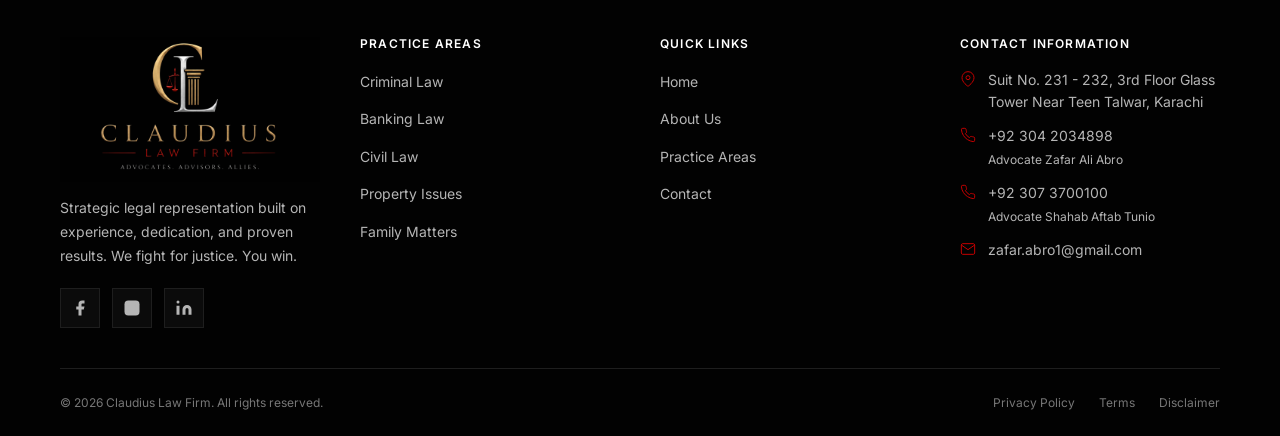
<file: adv-azhar-ali-chachar.html>
<!DOCTYPE html>
<html lang="en">
<head>
  <meta charset="UTF-8" />
  <meta name="viewport" content="width=device-width, initial-scale=1.0" />
  <title>Advocate Azhar Ali Chachar | Claudius Law Firm</title>
  <meta name="description" content="Meet Advocate Azhar Ali Chachar, Associate at Claudius Law Firm." />
  <link rel="preconnect" href="https://fonts.googleapis.com" />
  <link rel="preconnect" href="https://fonts.gstatic.com" crossorigin />
  <link href="https://fonts.googleapis.com/css2?family=Playfair+Display:wght@400;500;600;700;800&family=Inter:wght@300;400;500;600;700;800&display=swap" rel="stylesheet" />
  <link rel="stylesheet" href="style.css" />
  <style>
    .ah-divider {
      width: 40px;
      height: 2px;
      background: var(--primary);
      margin: 1rem 0;
      box-shadow: 0 0 10px rgba(196, 0, 0, 0.5);
    }

    .enroll-grid {
      display: flex;
      justify-content: center;
      gap: 1.5rem;
      max-width: 500px;
      margin: 0 auto;
    }

    .enroll-card {
      background: var(--bg);
      border: 1px solid var(--border);
      padding: 2.5rem 2rem;
      text-align: center;
      flex: 1;
      transition: all var(--transition);
    }

    .enroll-card:hover {
      border-color: var(--primary);
      box-shadow: 0 0 30px rgba(196,0,0,0.1);
    }

    .enroll-icon {
      width: 48px;
      height: 48px;
      margin: 0 auto 1.25rem;
      color: var(--primary);
    }

    .enroll-icon svg { width: 100%; height: 100%; }

    .enroll-title {
      font-size: 1rem;
      font-weight: 600;
    }

    .enroll-desc {
      font-size: 0.8125rem;
      color: var(--text-secondary);
      line-height: 1.7;
    }

    @media (max-width: 480px) {
      .enroll-grid { flex-direction: column; align-items: center; }
    }
  </style>
</head>
<body>

  <header>
  <!-- ============ NAVIGATION ============ -->
  <nav class="navbar" id="navbar">
    <div class="nav-inner">
      <a href="./" class="nav-logo">
        <div class="nav-logo-icon">
          <img src="Logo1.png" alt="Claudius Law Firm" class="nav-logo-img">
        </div>
        <div class="nav-logo-text">
          <span class="nav-logo-title">Claudius</span>
          <span class="nav-logo-sub">Law Firm</span>
        </div>
      </a>
      <ul class="nav-menu-desktop">
        <li><a href="./" class="nav-link">Home</a></li>
        <li><a href="about-us.html" class="nav-link active">About Us</a></li>
        <li><a href="./#practice-areas" class="nav-link">Practice Areas</a></li>
        <li><a href="./#contact" class="nav-link">Contact</a></li>
      </ul>
      <div class="nav-right">
        <div class="nav-social">
            <a href="https://www.facebook.com/share/1FGUd4eJkK/" target="_blank" rel="noopener noreferrer" aria-label="Facebook"><svg aria-hidden="true" viewBox="0 0 24 24" fill="currentColor"><path d="M18 2h-3a5 5 0 0 0-5 5v3H7v4h3v8h4v-8h3l1-4h-4V7a1 1 0 0 1 1-1h3z"/></svg></a>
            <a href="https://www.instagram.com/zafar_aliabro?utm_source=qr&igsh=MWpoaGhucjFzamMyeg==" target="_blank" rel="noopener noreferrer" aria-label="Instagram"><svg aria-hidden="true" viewBox="0 0 24 24" fill="currentColor"><rect x="2" y="2" width="20" height="20" rx="5"/><circle cx="12" cy="12" r="5"/><circle cx="17.5" cy="6.5" r="1.5"/></svg></a>
            <a href="https://www.linkedin.com/in/zafar-ali-abro-68202619?utm_source=share_via&utm_content=profile&utm_medium=member_android" target="_blank" rel="noopener noreferrer" aria-label="LinkedIn"><svg aria-hidden="true" viewBox="0 0 24 24" fill="currentColor"><path d="M16 8a6 6 0 0 1 6 6v7h-4v-7a2 2 0 0 0-2-2 2 2 0 0 0-2 2v7h-4v-7a6 6 0 0 1 6-6z"/><rect x="2" y="9" width="4" height="12"/><circle cx="4" cy="4" r="2"/></svg></a>
        </div>
        <a href="https://wa.me/923042034898" target="_blank" rel="noopener noreferrer" class="nav-cta">Free Consultation</a>
        <button class="nav-toggle" id="navToggle" aria-label="Menu">
          <svg aria-hidden="true" viewBox="0 0 24 24" fill="none" stroke="currentColor" stroke-width="1.5"><line x1="3" y1="6" x2="21" y2="6"/><line x1="3" y1="12" x2="21" y2="12"/><line x1="3" y1="18" x2="21" y2="18"/></svg>
        </button>
      </div>
    </div>
  </nav>
  <ul class="nav-menu" id="navMenu">
    <li class="nav-menu-close-li"><button class="nav-menu-close" id="navMenuClose" aria-label="Close menu"><svg aria-hidden="true" viewBox="0 0 24 24" fill="none" stroke="currentColor" stroke-width="1.5"><line x1="18" y1="6" x2="6" y2="18"/><line x1="6" y1="6" x2="18" y2="18"/></svg></button></li>
    <li><a href="./" class="nav-link">Home</a></li>
    <li><a href="about-us.html" class="nav-link active">About Us</a></li>
    <li><a href="./#practice-areas" class="nav-link">Practice Areas</a></li>
    <li><a href="./#contact" class="nav-link">Contact</a></li>
  </ul>
  </header>

  <main>
    <nav class="breadcrumb" aria-label="Breadcrumb">
      <ol class="breadcrumb-list">
        <li><a href="./">Home</a></li>
        <li><a href="./#team">Our Team</a></li>
        <li class="current">Advocate Azhar Ali Chachar</li>
      </ol>
    </nav>
    <!-- ============ HERO ============ -->
  <section class="about-hero">
    <div class="container">
      <div class="about-hero-grid">
        <div class="about-hero-image">
          <img src="Azhar Ali Chachar.jpg" alt="Advocate Azhar Ali Chachar" />
        </div>
        <div class="about-hero-content">
          <h1 class="ah-title">Advocate Azhar Ali Chachar</h1>
          <p class="ah-subtitle">Advocate High Court of Sindh</p>
          <div class="ah-divider"></div>
          <p class="ah-desc">Advocate practicing before the High Court of Sindh with a background in both law and English literature. I bring analytical rigor from legal training and strong communication skills from my MA in English to client advocacy, drafting, and legal research.</p>
        </div>
      </div>
    </div>
  </section>

  <!-- ============ PRACTICE AREAS ============ -->
  <section class="about-body-section">
    <div class="container">
      <div class="section-header reveal" style="text-align:left;max-width:100%;margin:0 0 2.5rem">
        <span class="section-label">Practice Areas</span>
        <h2 class="heading-lg">Core Areas</h2>
      </div>
      <div class="pa-mini-grid reveal">
        <div class="pa-mini-item">Civil Litigation</div>
        <div class="pa-mini-item">Constitutional Matters</div>
        <div class="pa-mini-item">Criminal Defense</div>
        <div class="pa-mini-item">Family Law</div>
        <div class="pa-mini-item">NAB Law</div>
        <div class="pa-mini-item">FIA Investigations</div>
        <div class="pa-mini-item">Contract Drafting</div>
        <div class="pa-mini-item">Legal Advisory</div>
      </div>
    </div>
  </section>

  <!-- ============ PROFESSIONAL QUALIFICATION ============ -->
  <section class="about-body-section" style="background:var(--bg)">
    <div class="container">
      <div class="section-header reveal" style="text-align:center;max-width:100%;margin:0 auto 2.5rem">
        <span class="section-label">Credentials</span>
        <h2 class="heading-lg">Professional Qualification</h2>
      </div>
      <div class="enroll-grid reveal">
        <div class="enroll-card">
          <div class="enroll-icon">
            <svg aria-hidden="true" viewBox="0 0 24 24" fill="none" stroke="currentColor" stroke-width="1.5"><path d="M12 22s8-4 8-10V5l-8-3-8 3v7c0 6 8 10 8 10z"/></svg>
          </div>
          <h3 class="enroll-title" style="margin-bottom:0.75rem">Enrolled Advocate</h3>
          <p class="enroll-desc">Enrolled as an Advocate of the High Court of Sindh, authorized to practice before the High Court of Sindh.</p>
        </div>
      </div>
    </div>
  </section>


  <!-- ============ EDUCATION ============ -->
  <section class="about-body-section">
    <div class="container">
      <div class="section-header reveal" style="text-align:center;max-width:100%;margin:0 auto 2.5rem">
        <span class="section-label">Education &amp; Credentials</span>
        <h2 class="heading-lg">Academic Background</h2>
      </div>
      <div class="edu-list reveal" style="margin:0 auto;text-align:center">
        <div class="edu-item">
          <div class="edu-info">
            <h3>BA LLB</h3>
            <p>Shaheed Zulfikar Ali Bhutto University of Law (SZABUL), Karachi</p>
          </div>
        </div>
        <div class="edu-item">
          <div class="edu-info">
            <h3>MA in English</h3>
            <p>Shah Abdul Latif University, Khairpur</p>
          </div>
        </div>
      </div>
    </div>
  </section>

  <!-- ============ CONTACT INFO ============ -->
  <section class="contact-info-section">
    <div class="container">
      <div class="section-header reveal">
        <span class="section-label">Get In Touch</span>
        <h2 class="heading-lg"><span style="color:var(--primary)">Contact Advocate</span><br>Azhar Ali Chachar</h2>
      </div>
      <div class="contact-info-grid">
        <div class="contact-info-list reveal-left">
          <div class="ci-item">
            <svg aria-hidden="true" viewBox="0 0 24 24" fill="none" stroke="currentColor" stroke-width="1.5"><path d="M21 10c0 7-9 13-9 13s-9-6-9-13a9 9 0 0 1 18 0z"/><circle cx="12" cy="10" r="3"/></svg>
            <span>High Court of Sindh, Karachi</span>
          </div>
          <div class="ci-item">
            <svg aria-hidden="true" viewBox="0 0 24 24" fill="none" stroke="currentColor" stroke-width="1.5"><path d="M22 16.92v3a2 2 0 0 1-2.18 2 19.79 19.79 0 0 1-8.63-3.07 19.5 19.5 0 0 1-6-6 19.79 19.79 0 0 1-3.07-8.67A2 2 0 0 1 4.11 2h3a2 2 0 0 1 2 1.72 12.84 12.84 0 0 0 .7 2.81 2 2 0 0 1-.45 2.11L8.09 9.91a16 16 0 0 0 6 6l1.27-1.27a2 2 0 0 1 2.11-.45 12.84 12.84 0 0 0 2.81.7A2 2 0 0 1 22 16.92z"/></svg>
            <a href="https://wa.me/923063673722" target="_blank" rel="noopener noreferrer" style="color:inherit;text-decoration:none">WhatsApp/Call: +92 306 3673722</a>
          </div>
          <div class="ci-item">
            <svg aria-hidden="true" viewBox="0 0 24 24" fill="none" stroke="currentColor" stroke-width="1.5"><circle cx="12" cy="12" r="10"/><polyline points="12 6 12 12 16 14"/></svg>
            <span>Mon–Fri 9AM – 7PM | Sat 10AM – 4PM</span>
          </div>
        </div>
        <div class="contact-info-map reveal-right">
          <div class="map-card">
            <iframe src="https://www.google.com/maps/embed?pb=!1m18!1m12!1m3!1d231917.148201814!2d66.985001!3d24.860735!2m3!1f0!2f0!3f0!3m2!1i1024!2i768!4f13.1!3m3!1m2!1s0x3eb33e06651d4bbf%3A0x9cf92f44555a0c23!2sKarachi%2C%20Pakistan!5e0!3m2!1sen!2s!4v1" width="100%" height="100%" style="border:0;" allowfullscreen="" loading="lazy" referrerpolicy="no-referrer-when-downgrade"></iframe>
          </div>
        </div>
      </div>
    </div>
  </section>
  </main>

  <!-- ============ FOOTER ============ -->
  <footer class="footer">
    <div class="container">
      <div class="footer-grid">
        <div class="footer-col">
          <a href="./" class="footer-logo">
            <div class="nav-logo-icon"><img src="Logo2.png" alt="Claudius Law Firm" class="nav-logo-img-footer"></div>
          </a>
          <p>Strategic legal representation built on experience, dedication, and proven results. We fight for justice. You win.</p>
          <div class="footer-social">
            <a href="https://www.facebook.com/share/1FGUd4eJkK/" target="_blank" rel="noopener noreferrer" aria-label="Facebook"><svg aria-hidden="true" viewBox="0 0 24 24" fill="currentColor"><path d="M18 2h-3a5 5 0 0 0-5 5v3H7v4h3v8h4v-8h3l1-4h-4V7a1 1 0 0 1 1-1h3z"/></svg></a>
            <a href="https://www.instagram.com/zafar_aliabro?utm_source=qr&igsh=MWpoaGhucjFzamMyeg==" target="_blank" rel="noopener noreferrer" aria-label="Instagram"><svg aria-hidden="true" viewBox="0 0 24 24" fill="currentColor"><rect x="2" y="2" width="20" height="20" rx="5"/><circle cx="12" cy="12" r="5"/><circle cx="17.5" cy="6.5" r="1.5"/></svg></a>
            <a href="https://www.linkedin.com/in/zafar-ali-abro-68202619?utm_source=share_via&utm_content=profile&utm_medium=member_android" target="_blank" rel="noopener noreferrer" aria-label="LinkedIn"><svg aria-hidden="true" viewBox="0 0 24 24" fill="currentColor"><path d="M16 8a6 6 0 0 1 6 6v7h-4v-7a2 2 0 0 0-2-2 2 2 0 0 0-2 2v7h-4v-7a6 6 0 0 1 6-6z"/><rect x="2" y="9" width="4" height="12"/><circle cx="4" cy="4" r="2"/></svg></a>
          </div>
        </div>
        <div class="footer-col">
          <h4>Practice Areas</h4>
          <ul>
            <li><a href="./#practice-areas">Criminal Law</a></li>
            <li><a href="./#practice-areas">Banking Law</a></li>
            <li><a href="./#practice-areas">Civil Law</a></li>
            <li><a href="./#practice-areas">Property Issues</a></li>
            <li><a href="./#practice-areas">Family Matters</a></li>
          </ul>
        </div>
        <div class="footer-col">
          <h4>Quick Links</h4>
          <ul>
            <li><a href="./">Home</a></li>
            <li><a href="about-us.html">About Us</a></li>
            <li><a href="./#practice-areas">Practice Areas</a></li>
            <li><a href="./#contact">Contact</a></li>
          </ul>
        </div>
        <div class="footer-col">
          <h4>Contact Information</h4>
          <ul class="footer-contact">
            <li><svg aria-hidden="true" viewBox="0 0 24 24" fill="none" stroke="currentColor" stroke-width="1.5"><path d="M21 10c0 7-9 13-9 13s-9-6-9-13a9 9 0 0 1 18 0z"/><circle cx="12" cy="10" r="3"/></svg><span>Suit No. 231 - 232, 3rd Floor Glass Tower Near Teen Talwar, Karachi</span></li>
            <li><svg aria-hidden="true" viewBox="0 0 24 24" fill="none" stroke="currentColor" stroke-width="1.5"><path d="M22 16.92v3a2 2 0 0 1-2.18 2 19.79 19.79 0 0 1-8.63-3.07 19.5 19.5 0 0 1-6-6 19.79 19.79 0 0 1-3.07-8.67A2 2 0 0 1 4.11 2h3a2 2 0 0 1 2 1.72 12.84 12.84 0 0 0 .7 2.81 2 2 0 0 1-.45 2.11L8.09 9.91a16 16 0 0 0 6 6l1.27-1.27a2 2 0 0 1 2.11-.45 12.84 12.84 0 0 0 2.81.7A2 2 0 0 1 22 16.92z"/></svg><span>+92 304 2034898<br><span style="font-size:0.75rem;color:var(--text-secondary)">Advocate Zafar Ali Abro</span></span></li>
            <li><svg aria-hidden="true" viewBox="0 0 24 24" fill="none" stroke="currentColor" stroke-width="1.5"><path d="M22 16.92v3a2 2 0 0 1-2.18 2 19.79 19.79 0 0 1-8.63-3.07 19.5 19.5 0 0 1-6-6 19.79 19.79 0 0 1-3.07-8.67A2 2 0 0 1 4.11 2h3a2 2 0 0 1 2 1.72 12.84 12.84 0 0 0 .7 2.81 2 2 0 0 1-.45 2.11L8.09 9.91a16 16 0 0 0 6 6l1.27-1.27a2 2 0 0 1 2.11-.45 12.84 12.84 0 0 0 2.81.7A2 2 0 0 1 22 16.92z"/></svg><span>+92 307 3700100<br><span style="font-size:0.75rem;color:var(--text-secondary)">Advocate Shahab Aftab Tunio</span></span></li>
            <li><svg aria-hidden="true" viewBox="0 0 24 24" fill="none" stroke="currentColor" stroke-width="1.5"><path d="M4 4h16c1.1 0 2 .9 2 2v12c0 1.1-.9 2-2 2H4c-1.1 0-2-.9-2-2V6c0-1.1.9-2 2-2z"/><polyline points="22,6 12,13 2,6"/></svg><span>zafar.abro1@gmail.com</span></li>
          </ul>
        </div>
      </div>
      <div class="footer-bottom">
        <p>&copy; 2026 Claudius Law Firm. All rights reserved.</p>
        <div class="footer-bottom-links">
          <a href="#">Privacy Policy</a>
          <a href="#">Terms</a>
          <a href="#">Disclaimer</a>
        </div>
      </div>
    </div>
  </footer>

  <button class="scroll-top" id="scrollTop" aria-label="Scroll to top">
    <svg aria-hidden="true" viewBox="0 0 24 24" fill="none" stroke="currentColor" stroke-width="2"><polyline points="18 15 12 9 6 15"/></svg>
  </button>

  <a href="https://wa.me/923042034898" target="_blank" rel="noopener noreferrer" class="whatsapp-float whatsapp-hidden" aria-label="Chat on WhatsApp">
    <img src="Wtsapp.png" alt="" class="whatsapp-icon">
  </a>

  <script src="script.js"></script>
</body>
</html>
</file>
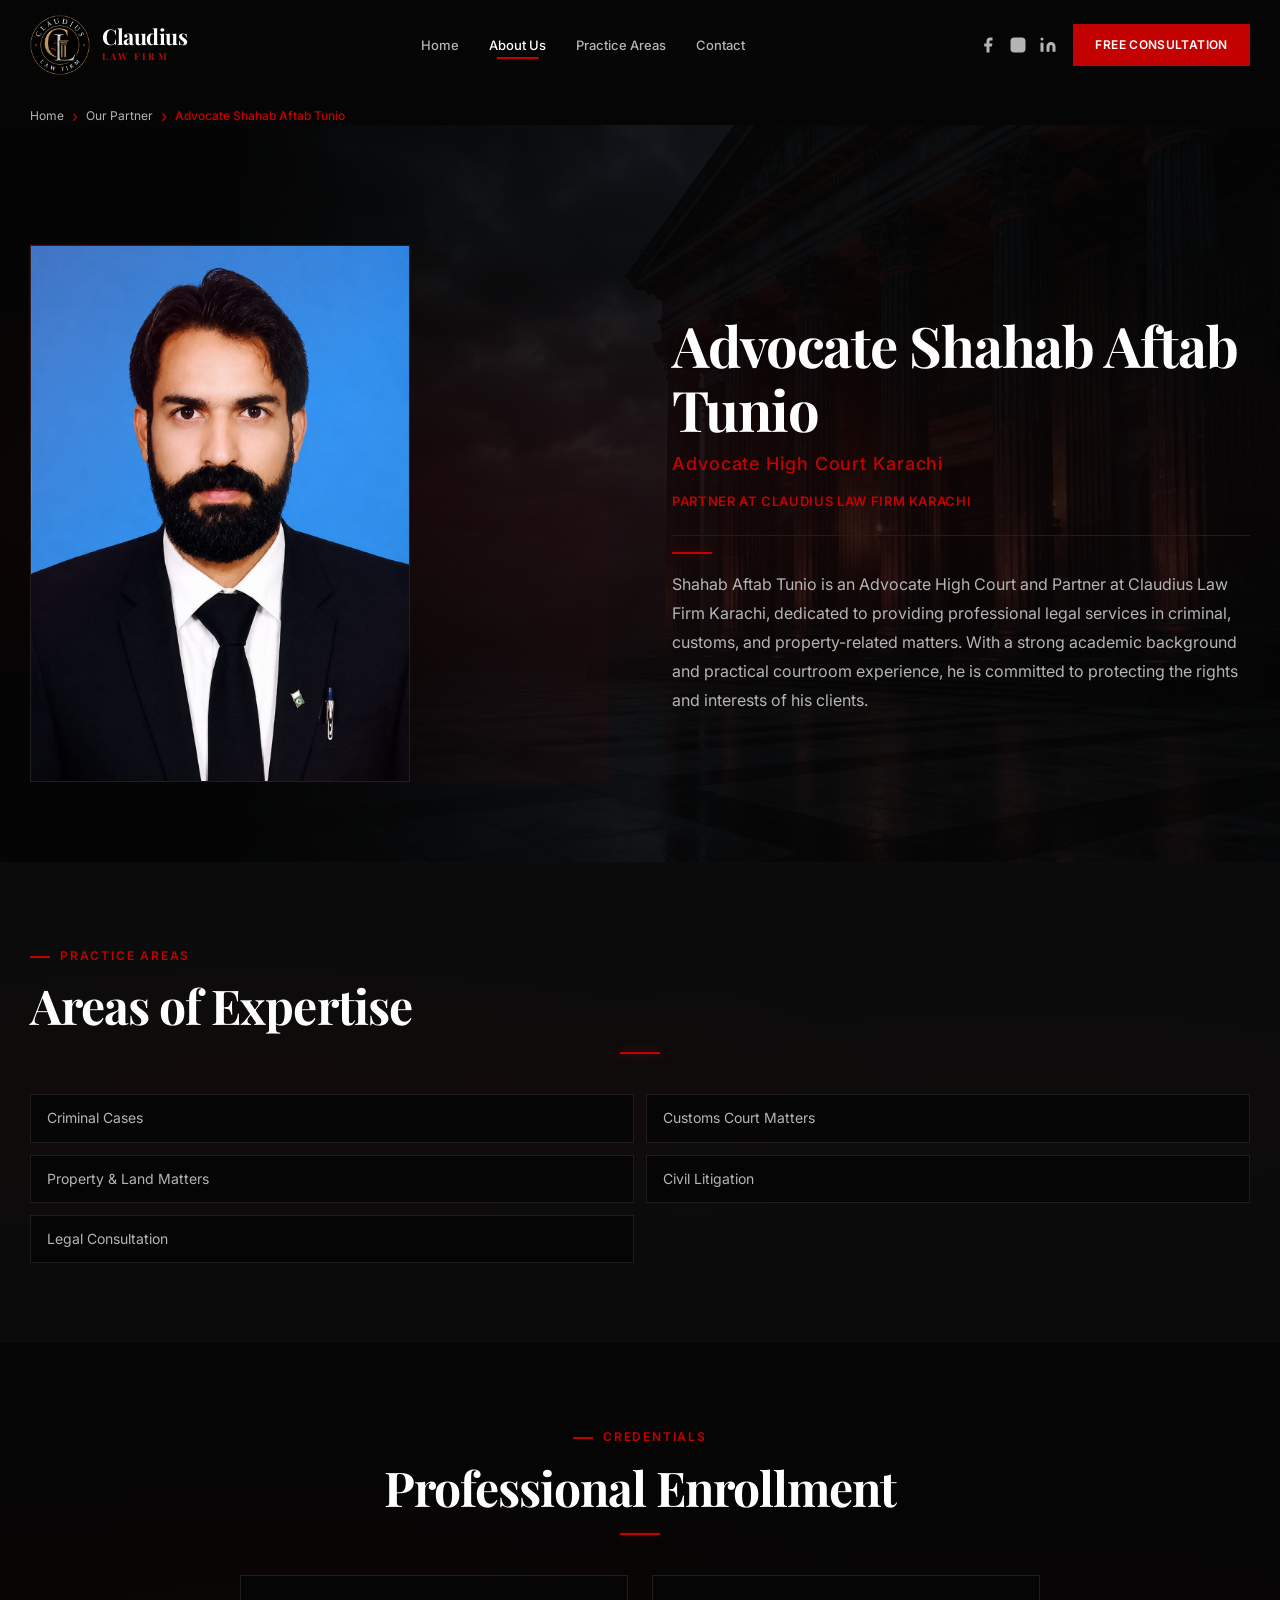
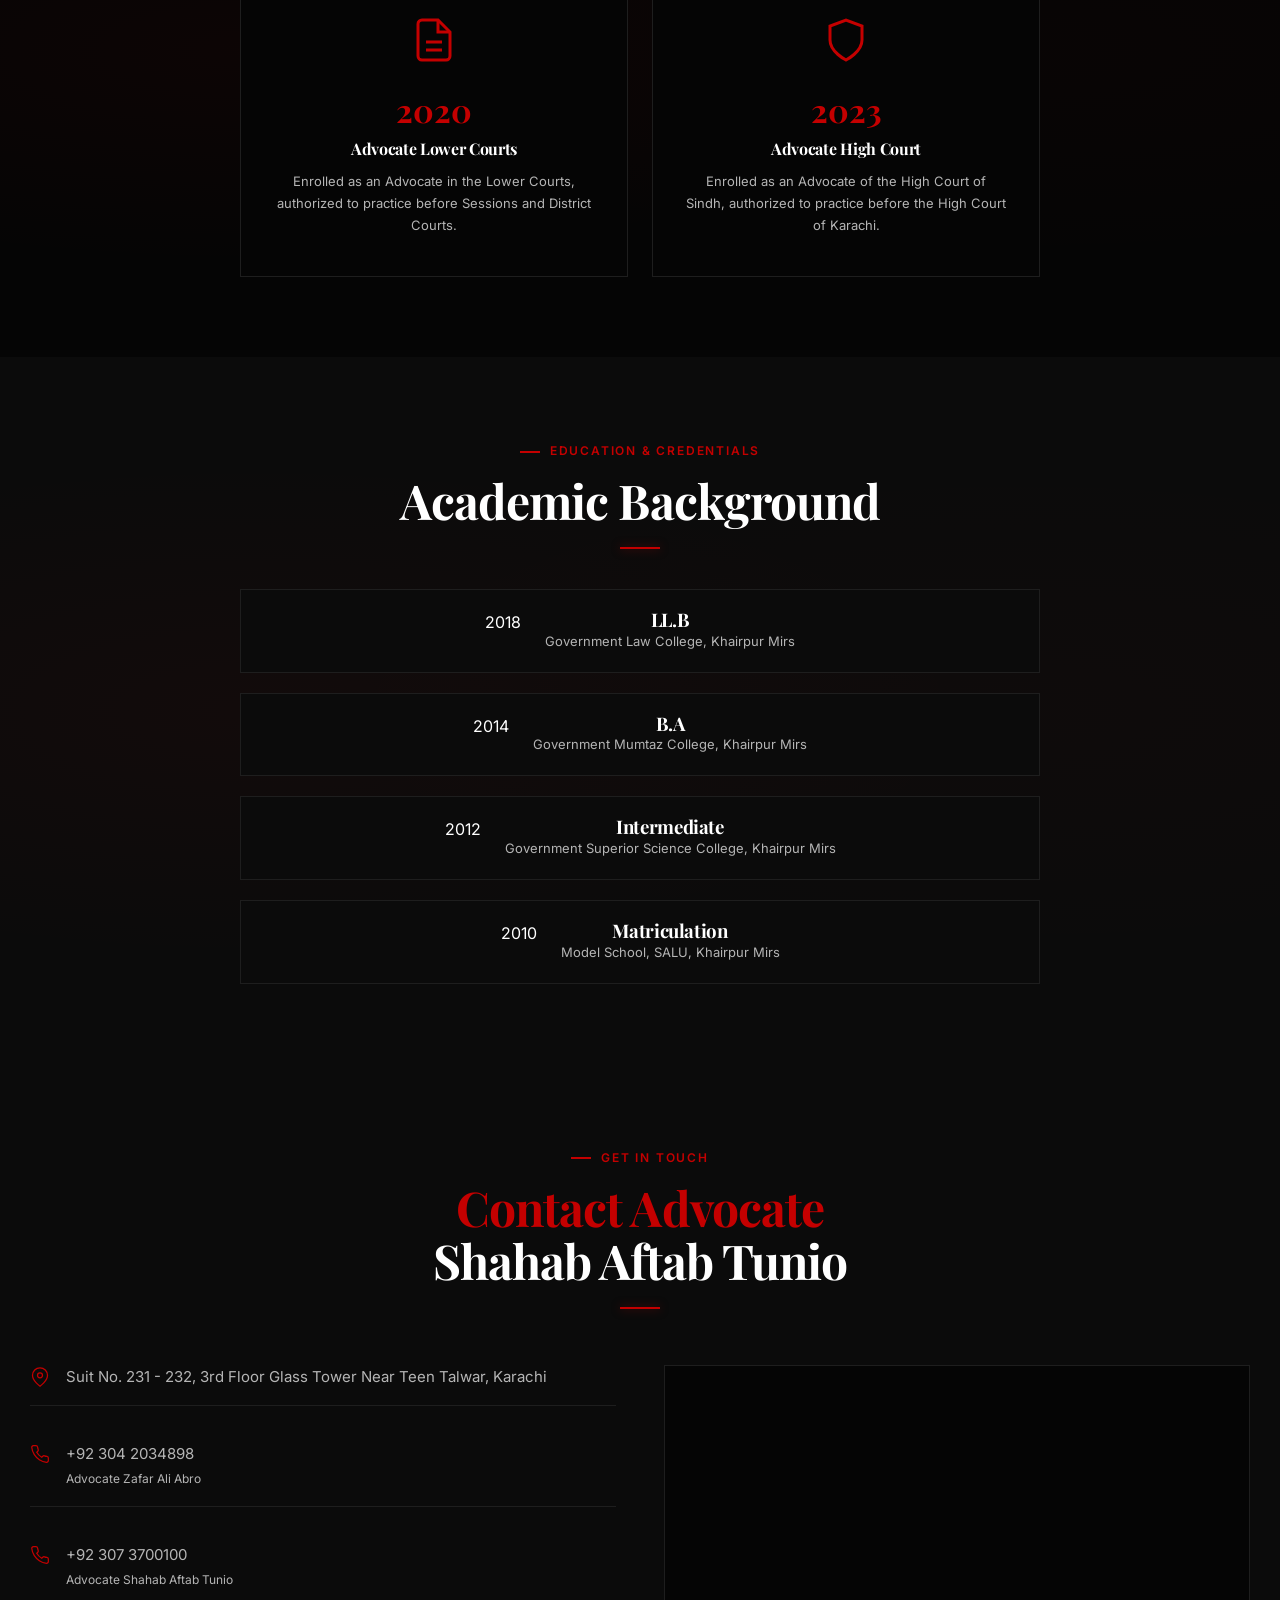
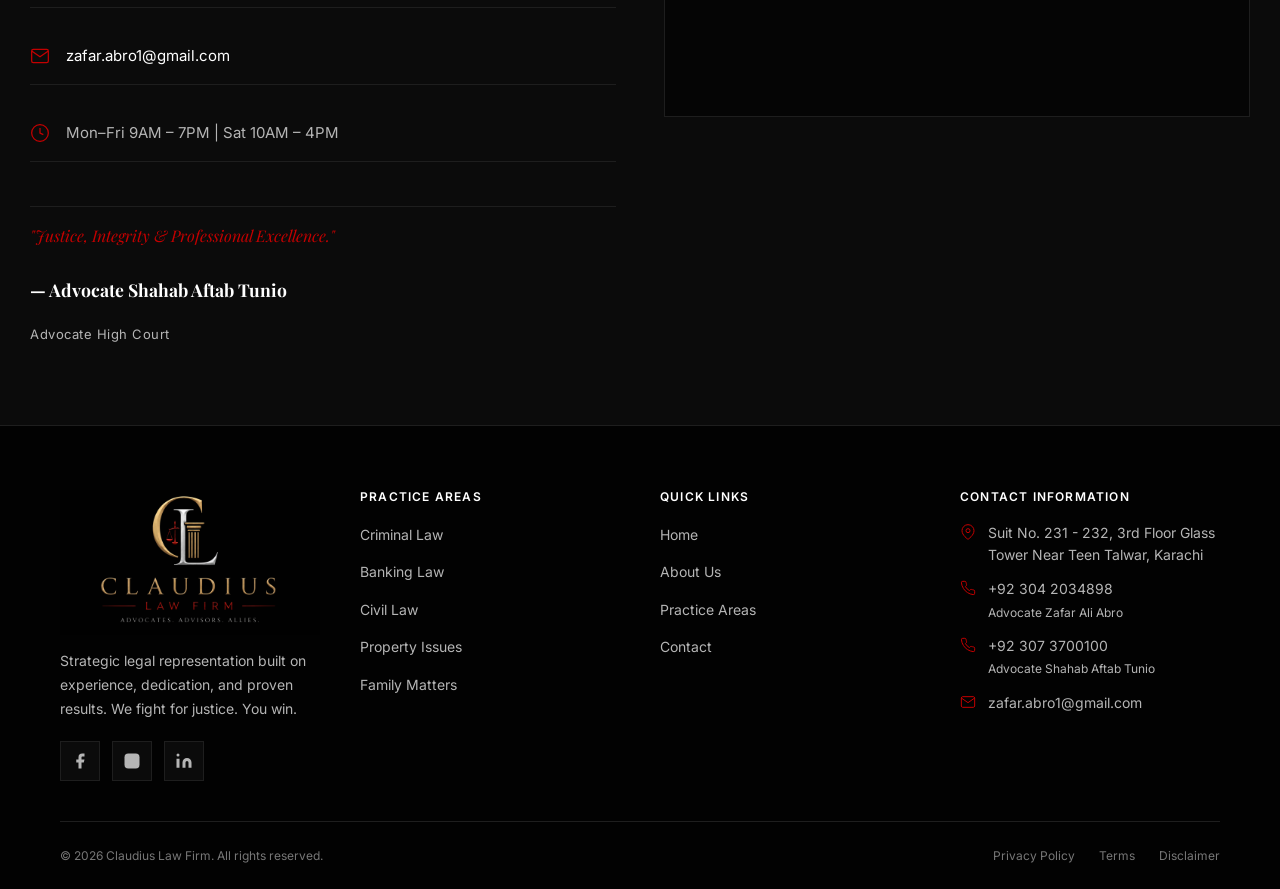
<file: adv-shahab-aftab-tunio.html>
<!DOCTYPE html>
<html lang="en">
<head>
  <meta charset="UTF-8" />
  <meta name="viewport" content="width=device-width, initial-scale=1.0" />
  <title>Advocate Shahab Aftab Tunio | Claudius Law Firm</title>
  <meta name="description" content="Meet Advocate Shahab Aftab Tunio, Associate at Claudius Law Firm." />
  <link rel="preconnect" href="https://fonts.googleapis.com" />
  <link rel="preconnect" href="https://fonts.gstatic.com" crossorigin />
  <link href="https://fonts.googleapis.com/css2?family=Playfair+Display:wght@400;500;600;700;800&family=Inter:wght@300;400;500;600;700;800&display=swap" rel="stylesheet" />
  <link rel="stylesheet" href="style.css" />
  <style>
    .ah-divider {
      width: 40px;
      height: 2px;
      background: var(--primary);
      margin: 1rem 0;
      box-shadow: 0 0 10px rgba(196, 0, 0, 0.5);
    }

    .enroll-grid {
      display: grid;
      grid-template-columns: repeat(2, 1fr);
      gap: 1.5rem;
      max-width: 800px;
      margin: 0 auto;
    }

    .enroll-card {
      background: var(--bg);
      border: 1px solid var(--border);
      padding: 2.5rem 2rem;
      text-align: center;
      transition: all var(--transition);
    }

    .enroll-card:hover {
      border-color: var(--primary);
      box-shadow: 0 0 30px rgba(196,0,0,0.1);
    }

    .enroll-icon {
      width: 48px;
      height: 48px;
      margin: 0 auto 1.25rem;
      color: var(--primary);
    }

    .enroll-icon svg { width: 100%; height: 100%; }

    .enroll-year {
      font-family: var(--font-heading);
      font-size: 2rem;
      font-weight: 700;
      color: var(--primary);
      margin-bottom: 0.25rem;
    }

    .enroll-title {
      font-size: 1rem;
      margin-bottom: 0.75rem;
    }

    .enroll-desc {
      font-size: 0.8125rem;
      color: var(--text-secondary);
      line-height: 1.7;
    }

    .ci-tagline {
      font-family: var(--font-heading);
      font-size: 1rem;
      font-style: italic;
      color: var(--primary);
      margin-top: 1.5rem;
      padding-top: 1rem;
      border-top: 1px solid var(--border);
    }

    .ci-signature {
      font-family: var(--font-heading);
      font-size: 1.1rem;
      font-weight: 700;
      color: var(--text);
      margin-top: 0.5rem;
    }

    .ci-role {
      font-size: 0.8125rem;
      color: var(--text-secondary);
      letter-spacing: 0.04em;
    }

    @media (max-width: 768px) {
      .enroll-grid { grid-template-columns: 1fr; }
    }
  </style>
</head>
<body>

  <header>
  <!-- ============ NAVIGATION ============ -->
  <nav class="navbar" id="navbar">
    <div class="nav-inner">
      <a href="./" class="nav-logo">
        <div class="nav-logo-icon">
          <img src="Logo1.png" alt="Claudius Law Firm" class="nav-logo-img">
        </div>
        <div class="nav-logo-text">
          <span class="nav-logo-title">Claudius</span>
          <span class="nav-logo-sub">Law Firm</span>
        </div>
      </a>
      <ul class="nav-menu-desktop">
        <li><a href="./" class="nav-link">Home</a></li>
        <li><a href="about-us.html" class="nav-link active">About Us</a></li>
        <li><a href="./#practice-areas" class="nav-link">Practice Areas</a></li>
        <li><a href="./#contact" class="nav-link">Contact</a></li>
      </ul>
      <div class="nav-right">
        <div class="nav-social">
          <a href="https://www.facebook.com/share/1FGUd4eJkK/" target="_blank" rel="noopener noreferrer" aria-label="Facebook"><svg aria-hidden="true" viewBox="0 0 24 24" fill="currentColor"><path d="M18 2h-3a5 5 0 0 0-5 5v3H7v4h3v8h4v-8h3l1-4h-4V7a1 1 0 0 1 1-1h3z"/></svg></a>
          <a href="https://www.instagram.com/zafar_aliabro?utm_source=qr&igsh=MWpoaGhucjFzamMyeg==" target="_blank" rel="noopener noreferrer" aria-label="Instagram"><svg aria-hidden="true" viewBox="0 0 24 24" fill="currentColor"><rect x="2" y="2" width="20" height="20" rx="5"/><circle cx="12" cy="12" r="5"/><circle cx="17.5" cy="6.5" r="1.5"/></svg></a>
          <a href="https://www.linkedin.com/in/zafar-ali-abro-68202619?utm_source=share_via&utm_content=profile&utm_medium=member_android" target="_blank" rel="noopener noreferrer" aria-label="LinkedIn"><svg aria-hidden="true" viewBox="0 0 24 24" fill="currentColor"><path d="M16 8a6 6 0 0 1 6 6v7h-4v-7a2 2 0 0 0-2-2 2 2 0 0 0-2 2v7h-4v-7a6 6 0 0 1 6-6z"/><rect x="2" y="9" width="4" height="12"/><circle cx="4" cy="4" r="2"/></svg></a>
        </div>
        <a href="https://wa.me/923042034898" target="_blank" rel="noopener noreferrer" class="nav-cta">Free Consultation</a>
        <button class="nav-toggle" id="navToggle" aria-label="Menu">
          <svg aria-hidden="true" viewBox="0 0 24 24" fill="none" stroke="currentColor" stroke-width="1.5"><line x1="3" y1="6" x2="21" y2="6"/><line x1="3" y1="12" x2="21" y2="12"/><line x1="3" y1="18" x2="21" y2="18"/></svg>
        </button>
      </div>
    </div>
  </nav>
  <ul class="nav-menu" id="navMenu">
    <li class="nav-menu-close-li"><button class="nav-menu-close" id="navMenuClose" aria-label="Close menu"><svg aria-hidden="true" viewBox="0 0 24 24" fill="none" stroke="currentColor" stroke-width="1.5"><line x1="18" y1="6" x2="6" y2="18"/><line x1="6" y1="6" x2="18" y2="18"/></svg></button></li>
    <li><a href="./" class="nav-link">Home</a></li>
    <li><a href="about-us.html" class="nav-link active">About Us</a></li>
    <li><a href="./#practice-areas" class="nav-link">Practice Areas</a></li>
    <li><a href="./#contact" class="nav-link">Contact</a></li>
  </ul>
  </header>

  <main>
    <nav class="breadcrumb" aria-label="Breadcrumb">
      <ol class="breadcrumb-list">
        <li><a href="./">Home</a></li>
        <li><a href="./#partner">Our Partner</a></li>
        <li class="current">Advocate Shahab Aftab Tunio</li>
      </ol>
    </nav>
    <!-- ============ HERO ============ -->
  <section class="about-hero">
    <div class="container">
      <div class="about-hero-grid">
        <div class="about-hero-image">
          <img src="Shahab Aftab Tunio.jpg" alt="Advocate Shahab Aftab Tunio" />
        </div>
        <div class="about-hero-content">
          <h1 class="ah-title">Advocate Shahab Aftab Tunio</h1>
          <p class="ah-subtitle">Advocate High Court Karachi</p>
          <p class="ah-tagline" style="font-size:0.8125rem;letter-spacing:0.05em;color:var(--primary);margin-bottom:0.5rem">PARTNER AT CLAUDIUS LAW FIRM KARACHI</p>
          <div class="ah-divider"></div>
          <p class="ah-desc">Shahab Aftab Tunio is an Advocate High Court and Partner at Claudius Law Firm Karachi, dedicated to providing professional legal services in criminal, customs, and property-related matters. With a strong academic background and practical courtroom experience, he is committed to protecting the rights and interests of his clients.</p>
        </div>
      </div>
    </div>
  </section>

  <!-- ============ PRACTICE AREAS ============ -->
  <section class="about-body-section">
    <div class="container">
      <div class="section-header reveal" style="text-align:left;max-width:100%;margin:0 0 2.5rem">
        <span class="section-label">Practice Areas</span>
        <h2 class="heading-lg">Areas of Expertise</h2>
      </div>
      <div class="pa-mini-grid reveal">
        <div class="pa-mini-item">Criminal Cases</div>
        <div class="pa-mini-item">Customs Court Matters</div>
        <div class="pa-mini-item">Property &amp; Land Matters</div>
        <div class="pa-mini-item">Civil Litigation</div>
        <div class="pa-mini-item">Legal Consultation</div>
      </div>
    </div>
  </section>

  <!-- ============ PROFESSIONAL ENROLLMENT ============ -->
  <section class="about-body-section" style="background:var(--bg)">
    <div class="container">
      <div class="section-header reveal" style="text-align:center;max-width:100%;margin:0 auto 2.5rem">
        <span class="section-label">Credentials</span>
        <h2 class="heading-lg">Professional Enrollment</h2>
      </div>
      <div class="enroll-grid reveal">
        <div class="enroll-card">
          <div class="enroll-icon">
            <svg aria-hidden="true" viewBox="0 0 24 24" fill="none" stroke="currentColor" stroke-width="1.5"><path d="M14 2H6a2 2 0 0 0-2 2v16a2 2 0 0 0 2 2h12a2 2 0 0 0 2-2V8z"/><polyline points="14 2 14 8 20 8"/><line x1="16" y1="13" x2="8" y2="13"/><line x1="16" y1="17" x2="8" y2="17"/></svg>
          </div>
          <div class="enroll-year">2020</div>
          <h3 class="enroll-title">Advocate Lower Courts</h3>
          <p class="enroll-desc">Enrolled as an Advocate in the Lower Courts, authorized to practice before Sessions and District Courts.</p>
        </div>
        <div class="enroll-card">
          <div class="enroll-icon">
            <svg aria-hidden="true" viewBox="0 0 24 24" fill="none" stroke="currentColor" stroke-width="1.5"><path d="M12 22s8-4 8-10V5l-8-3-8 3v7c0 6 8 10 8 10z"/></svg>
          </div>
          <div class="enroll-year">2023</div>
          <h3 class="enroll-title">Advocate High Court</h3>
          <p class="enroll-desc">Enrolled as an Advocate of the High Court of Sindh, authorized to practice before the High Court of Karachi.</p>
        </div>
      </div>
    </div>
  </section>

  <!-- ============ EDUCATION ============ -->
  <section class="about-body-section">
    <div class="container">
      <div class="section-header reveal" style="text-align:center;max-width:100%;margin:0 auto 2.5rem">
        <span class="section-label">Education &amp; Credentials</span>
        <h2 class="heading-lg">Academic Background</h2>
      </div>
      <div class="edu-list reveal" style="margin:0 auto;text-align:center">
        <div class="edu-item">
          <div class="edu-year">2018</div>
          <div class="edu-info">
            <h3>LL.B</h3>
            <p>Government Law College, Khairpur Mirs</p>
          </div>
        </div>
        <div class="edu-item">
          <div class="edu-year">2014</div>
          <div class="edu-info">
            <h3>B.A</h3>
            <p>Government Mumtaz College, Khairpur Mirs</p>
          </div>
        </div>
        <div class="edu-item">
          <div class="edu-year">2012</div>
          <div class="edu-info">
            <h3>Intermediate</h3>
            <p>Government Superior Science College, Khairpur Mirs</p>
          </div>
        </div>
        <div class="edu-item">
          <div class="edu-year">2010</div>
          <div class="edu-info">
            <h3>Matriculation</h3>
            <p>Model School, SALU, Khairpur Mirs</p>
          </div>
        </div>
      </div>
    </div>
  </section>

  <!-- ============ CONTACT INFO ============ -->
  <section class="contact-info-section">
    <div class="container">
      <div class="section-header reveal">
        <span class="section-label">Get In Touch</span>
        <h2 class="heading-lg"><span style="color:var(--primary)">Contact Advocate</span><br>Shahab Aftab Tunio</h2>
      </div>
      <div class="contact-info-grid">
          <div class="contact-info-list reveal-left">
            <div class="ci-item">
              <svg aria-hidden="true" viewBox="0 0 24 24" fill="none" stroke="currentColor" stroke-width="1.5"><path d="M21 10c0 7-9 13-9 13s-9-6-9-13a9 9 0 0 1 18 0z"/><circle cx="12" cy="10" r="3"/></svg>
              <span>Suit No. 231 - 232, 3rd Floor Glass Tower Near Teen Talwar, Karachi</span>
            </div>
            <div class="ci-item">
              <svg aria-hidden="true" viewBox="0 0 24 24" fill="none" stroke="currentColor" stroke-width="1.5"><path d="M22 16.92v3a2 2 0 0 1-2.18 2 19.79 19.79 0 0 1-8.63-3.07 19.5 19.5 0 0 1-6-6 19.79 19.79 0 0 1-3.07-8.67A2 2 0 0 1 4.11 2h3a2 2 0 0 1 2 1.72 12.84 12.84 0 0 0 .7 2.81 2 2 0 0 1-.45 2.11L8.09 9.91a16 16 0 0 0 6 6l1.27-1.27a2 2 0 0 1 2.11-.45 12.84 12.84 0 0 0 2.81.7A2 2 0 0 1 22 16.92z"/></svg>
              <span>+92 304 2034898<br><span style="font-size:0.75rem;color:var(--text-secondary)">Advocate Zafar Ali Abro</span></span>
            </div>
            <div class="ci-item">
              <svg aria-hidden="true" viewBox="0 0 24 24" fill="none" stroke="currentColor" stroke-width="1.5"><path d="M22 16.92v3a2 2 0 0 1-2.18 2 19.79 19.79 0 0 1-8.63-3.07 19.5 19.5 0 0 1-6-6 19.79 19.79 0 0 1-3.07-8.67A2 2 0 0 1 4.11 2h3a2 2 0 0 1 2 1.72 12.84 12.84 0 0 0 .7 2.81 2 2 0 0 1-.45 2.11L8.09 9.91a16 16 0 0 0 6 6l1.27-1.27a2 2 0 0 1 2.11-.45 12.84 12.84 0 0 0 2.81.7A2 2 0 0 1 22 16.92z"/></svg>
              <span>+92 307 3700100<br><span style="font-size:0.75rem;color:var(--text-secondary)">Advocate Shahab Aftab Tunio</span></span>
            </div>
            <div class="ci-item">
              <svg aria-hidden="true" viewBox="0 0 24 24" fill="none" stroke="currentColor" stroke-width="1.5"><path d="M4 4h16c1.1 0 2 .9 2 2v12c0 1.1-.9 2-2 2H4c-1.1 0-2-.9-2-2V6c0-1.1.9-2 2-2z"/><polyline points="22,6 12,13 2,6"/></svg>
              <a href="mailto:zafar.abro1@gmail.com" style="color:inherit;text-decoration:none">zafar.abro1@gmail.com</a>
            </div>
            <div class="ci-item">
              <svg aria-hidden="true" viewBox="0 0 24 24" fill="none" stroke="currentColor" stroke-width="1.5"><circle cx="12" cy="12" r="10"/><polyline points="12 6 12 12 16 14"/></svg>
              <span>Mon–Fri 9AM – 7PM | Sat 10AM – 4PM</span>
            </div>
            <div class="ci-tagline">"Justice, Integrity &amp; Professional Excellence."</div>
            <div class="ci-signature">— Advocate Shahab Aftab Tunio</div>
            <div class="ci-role">Advocate High Court</div>
        </div>
        <div class="contact-info-map reveal-right">
          <div class="map-card">
            <iframe src="https://www.google.com/maps/embed?pb=!1m18!1m12!1m3!1d231917.148201814!2d66.985001!3d24.860735!2m3!1f0!2f0!3f0!3m2!1i1024!2i768!4f13.1!3m3!1m2!1s0x3eb33e06651d4bbf%3A0x9cf92f44555a0c23!2sKarachi%2C%20Pakistan!5e0!3m2!1sen!2s!4v1" width="100%" height="100%" style="border:0;" allowfullscreen="" loading="lazy" referrerpolicy="no-referrer-when-downgrade"></iframe>
          </div>
        </div>
      </div>
    </div>
  </section>
  </main>

  <!-- ============ FOOTER ============ -->
  <footer class="footer">
    <div class="container">
      <div class="footer-grid">
        <div class="footer-col">
          <a href="./" class="footer-logo">
            <div class="nav-logo-icon"><img src="Logo2.png" alt="Claudius Law Firm" class="nav-logo-img-footer"></div>
          </a>
          <p>Strategic legal representation built on experience, dedication, and proven results. We fight for justice. You win.</p>
          <div class="footer-social">
            <a href="https://www.facebook.com/share/1FGUd4eJkK/" target="_blank" rel="noopener noreferrer" aria-label="Facebook"><svg aria-hidden="true" viewBox="0 0 24 24" fill="currentColor"><path d="M18 2h-3a5 5 0 0 0-5 5v3H7v4h3v8h4v-8h3l1-4h-4V7a1 1 0 0 1 1-1h3z"/></svg></a>
            <a href="https://www.instagram.com/zafar_aliabro?utm_source=qr&igsh=MWpoaGhucjFzamMyeg==" target="_blank" rel="noopener noreferrer" aria-label="Instagram"><svg aria-hidden="true" viewBox="0 0 24 24" fill="currentColor"><rect x="2" y="2" width="20" height="20" rx="5"/><circle cx="12" cy="12" r="5"/><circle cx="17.5" cy="6.5" r="1.5"/></svg></a>
            <a href="https://www.linkedin.com/in/zafar-ali-abro-68202619?utm_source=share_via&utm_content=profile&utm_medium=member_android" target="_blank" rel="noopener noreferrer" aria-label="LinkedIn"><svg aria-hidden="true" viewBox="0 0 24 24" fill="currentColor"><path d="M16 8a6 6 0 0 1 6 6v7h-4v-7a2 2 0 0 0-2-2 2 2 0 0 0-2 2v7h-4v-7a6 6 0 0 1 6-6z"/><rect x="2" y="9" width="4" height="12"/><circle cx="4" cy="4" r="2"/></svg></a>
          </div>
        </div>
        <div class="footer-col">
          <h4>Practice Areas</h4>
          <ul>
            <li><a href="./#practice-areas">Criminal Law</a></li>
            <li><a href="./#practice-areas">Banking Law</a></li>
            <li><a href="./#practice-areas">Civil Law</a></li>
            <li><a href="./#practice-areas">Property Issues</a></li>
            <li><a href="./#practice-areas">Family Matters</a></li>
          </ul>
        </div>
        <div class="footer-col">
          <h4>Quick Links</h4>
          <ul>
            <li><a href="./">Home</a></li>
            <li><a href="about-us.html">About Us</a></li>
            <li><a href="./#practice-areas">Practice Areas</a></li>
            <li><a href="./#contact">Contact</a></li>
          </ul>
        </div>
        <div class="footer-col">
          <h4>Contact Information</h4>
          <ul class="footer-contact">
            <li><svg aria-hidden="true" viewBox="0 0 24 24" fill="none" stroke="currentColor" stroke-width="1.5"><path d="M21 10c0 7-9 13-9 13s-9-6-9-13a9 9 0 0 1 18 0z"/><circle cx="12" cy="10" r="3"/></svg><span>Suit No. 231 - 232, 3rd Floor Glass Tower Near Teen Talwar, Karachi</span></li>
            <li><svg aria-hidden="true" viewBox="0 0 24 24" fill="none" stroke="currentColor" stroke-width="1.5"><path d="M22 16.92v3a2 2 0 0 1-2.18 2 19.79 19.79 0 0 1-8.63-3.07 19.5 19.5 0 0 1-6-6 19.79 19.79 0 0 1-3.07-8.67A2 2 0 0 1 4.11 2h3a2 2 0 0 1 2 1.72 12.84 12.84 0 0 0 .7 2.81 2 2 0 0 1-.45 2.11L8.09 9.91a16 16 0 0 0 6 6l1.27-1.27a2 2 0 0 1 2.11-.45 12.84 12.84 0 0 0 2.81.7A2 2 0 0 1 22 16.92z"/></svg><span>+92 304 2034898<br><span style="font-size:0.75rem;color:var(--text-secondary)">Advocate Zafar Ali Abro</span></span></li>
            <li><svg aria-hidden="true" viewBox="0 0 24 24" fill="none" stroke="currentColor" stroke-width="1.5"><path d="M22 16.92v3a2 2 0 0 1-2.18 2 19.79 19.79 0 0 1-8.63-3.07 19.5 19.5 0 0 1-6-6 19.79 19.79 0 0 1-3.07-8.67A2 2 0 0 1 4.11 2h3a2 2 0 0 1 2 1.72 12.84 12.84 0 0 0 .7 2.81 2 2 0 0 1-.45 2.11L8.09 9.91a16 16 0 0 0 6 6l1.27-1.27a2 2 0 0 1 2.11-.45 12.84 12.84 0 0 0 2.81.7A2 2 0 0 1 22 16.92z"/></svg><span>+92 307 3700100<br><span style="font-size:0.75rem;color:var(--text-secondary)">Advocate Shahab Aftab Tunio</span></span></li>
            <li><svg aria-hidden="true" viewBox="0 0 24 24" fill="none" stroke="currentColor" stroke-width="1.5"><path d="M4 4h16c1.1 0 2 .9 2 2v12c0 1.1-.9 2-2 2H4c-1.1 0-2-.9-2-2V6c0-1.1.9-2 2-2z"/><polyline points="22,6 12,13 2,6"/></svg><span>zafar.abro1@gmail.com</span></li>
          </ul>
        </div>
      </div>
      <div class="footer-bottom">
        <p>&copy; 2026 Claudius Law Firm. All rights reserved.</p>
        <div class="footer-bottom-links">
          <a href="#">Privacy Policy</a>
          <a href="#">Terms</a>
          <a href="#">Disclaimer</a>
        </div>
      </div>
    </div>
  </footer>

  <button class="scroll-top" id="scrollTop" aria-label="Scroll to top">
    <svg aria-hidden="true" viewBox="0 0 24 24" fill="none" stroke="currentColor" stroke-width="2"><polyline points="18 15 12 9 6 15"/></svg>
  </button>

  <a href="https://wa.me/923042034898" target="_blank" rel="noopener noreferrer" class="whatsapp-float whatsapp-hidden" aria-label="Chat on WhatsApp">
    <img src="Wtsapp.png" alt="" class="whatsapp-icon">
  </a>

  <script src="script.js"></script>
</body>
</html>
</file>
<file: style.css>
:root {
  --primary: #c40000;
  --primary-hover: #ff0000;
  --bg: #050505;
  --bg-secondary: #0b0b0b;
  --border: #1e1e1e;
  --text: #ffffff;
  --text-secondary: #b5b5b5;
  --font-heading: 'Playfair Display', Georgia, Times, serif;
  --font-body: 'Inter', -apple-system, BlinkMacSystemFont, sans-serif;
  --max-width: 1400px;
  --transition: 0.3s ease;
}

*, *::before, *::after { margin: 0; padding: 0; box-sizing: border-box; }

html { scroll-behavior: smooth; font-size: 16px; }

body {
  font-family: var(--font-body);
  background: var(--bg);
  color: var(--text);
  line-height: 1.6;
  overflow-x: hidden;
  -webkit-font-smoothing: antialiased;
}

.reveal, .reveal-left, .reveal-right { perspective: 1200px; }

img { max-width: 100%; height: auto; display: block; }
a { text-decoration: none; color: inherit; }
ul { list-style: none; }

body::after {
  content: '';
  position: fixed;
  inset: 0;
  z-index: 9999;
  pointer-events: none;
  opacity: 0.015;
  background-image: url("data:image/svg+xml,%3Csvg viewBox='0 0 256 256' xmlns='http://www.w3.org/2000/svg'%3E%3Cfilter id='noise'%3E%3CfeTurbulence type='fractalNoise' baseFrequency='0.9' numOctaves='4' stitchTiles='stitch'/%3E%3C/filter%3E%3Crect width='100%25' height='100%25' filter='url(%23noise)'/%3E%3C/svg%3E");
  background-repeat: repeat;
  background-size: 256px 256px;
}

::selection { background: var(--primary); color: var(--text); }

::-webkit-scrollbar { width: 6px; }
::-webkit-scrollbar-track { background: var(--bg); }
::-webkit-scrollbar-thumb { background: var(--border); }
::-webkit-scrollbar-thumb:hover { background: var(--primary); }

.container {
  max-width: var(--max-width);
  margin: 0 auto;
  padding: 0 30px;
  width: 100%;
}

h1, h2, h3, h4, h5, h6 {
  font-family: var(--font-heading);
  font-weight: 700;
  line-height: 1.12;
  color: var(--text);
  letter-spacing: -0.02em;
}

.heading-lg {
  font-size: clamp(2rem, 4vw, 3rem);
  line-height: 1.1;
  letter-spacing: -0.02em;
  font-weight: 700;
}

.section-label {
  display: inline-block;
  font-family: var(--font-body);
  font-size: 0.75rem;
  font-weight: 600;
  letter-spacing: 0.15em;
  text-transform: uppercase;
  color: var(--primary);
  margin-bottom: 0.875rem;
}

.section-label::before {
  content: '';
  display: inline-block;
  width: 20px;
  height: 2px;
  background: var(--primary);
  margin-right: 10px;
  vertical-align: middle;
}

.text-gradient {
  background: linear-gradient(135deg, var(--primary) 0%, var(--primary-hover) 100%);
  -webkit-background-clip: text;
  -webkit-text-fill-color: transparent;
  background-clip: text;
}

.btn {
  display: inline-flex;
  align-items: center;
  justify-content: center;
  gap: 0.5rem;
  padding: 1rem 2rem;
  font-family: var(--font-body);
  font-weight: 600;
  font-size: 0.9375rem;
  line-height: 1;
  cursor: pointer;
  transition: all var(--transition);
  text-decoration: none;
}

.btn-primary {
  background: var(--primary);
  color: var(--text);
  box-shadow: 0 4px 20px rgba(196, 0, 0, 0.3);
}

.btn-primary:hover {
  background: var(--primary-hover);
  box-shadow: 0 8px 40px rgba(255, 0, 0, 0.35);
  transform: translateY(-2px);
}

.btn-outline {
  background: transparent;
  color: var(--text);
  border: 1.5px solid rgba(255, 255, 255, 0.2);
}

.btn-outline:hover {
  border-color: var(--primary);
  background: rgba(196, 0, 0, 0.08);
  transform: translateY(-2px);
}

.btn-white {
  background: var(--text);
  color: var(--primary);
}

.btn-white:hover {
  background: rgba(255, 255, 255, 0.9);
  transform: translateY(-2px);
}

.section { padding: 100px 0; position: relative; overflow: hidden; }

.section::before {
  content: '';
  position: absolute;
  top: 0;
  left: 0;
  right: 0;
  bottom: 0;
  background:
    radial-gradient(ellipse at 20% 50%, rgba(196, 0, 0, 0.04) 0%, transparent 50%),
    radial-gradient(ellipse at 80% 50%, rgba(196, 0, 0, 0.02) 0%, transparent 50%);
  pointer-events: none;
  z-index: 0;
}

.section > * { position: relative; z-index: 1; }

.section-header {
  text-align: center;
  max-width: 680px;
  margin: 0 auto 3.5rem;
}

.section-header::after {
  content: '';
  display: block;
  width: 40px;
  height: 2px;
  background: var(--primary);
  margin: 1.25rem auto 0;
  box-shadow: 0 0 10px rgba(196, 0, 0, 0.5);
}

/* ============ NAV ============ */
.navbar {
  position: sticky;
  top: 0;
  left: 0;
  right: 0;
  z-index: 1000;
  height: 90px;
  display: flex;
  align-items: center;
  transition: all var(--transition);
  padding: 0 30px;
}

.navbar.scrolled {
  background: rgba(5, 5, 5, 0.95);
  backdrop-filter: blur(20px);
  -webkit-backdrop-filter: blur(20px);
  border-bottom: 1px solid var(--border);
  box-shadow: 0 4px 30px rgba(0, 0, 0, 0.5);
}

.nav-inner {
  max-width: var(--max-width);
  margin: 0 auto;
  display: flex;
  align-items: center;
  justify-content: space-between;
  width: 100%;
  height: 100%;
  gap: 1.5rem;
}

.nav-logo {
  display: flex;
  align-items: center;
  gap: 0.75rem;
  flex-shrink: 0;
}

.nav-logo-icon {
  display: flex;
  align-items: center;
}

.nav-logo-icon svg {
  width: 36px;
  height: 36px;
  color: var(--primary);
}

.nav-logo-img {
  width: 60px;
  height: 60px;
  object-fit: contain;
}

.nav-logo-text {
  display: flex;
  flex-direction: column;
}

.nav-logo-title {
  font-family: var(--font-heading);
  font-size: 1.35rem;
  font-weight: 700;
  line-height: 1;
  color: var(--text);
  letter-spacing: -0.02em;
}

.nav-logo-sub {
  font-family: var(--font-heading);
  font-size: 0.6rem;
  color: var(--primary);
  letter-spacing: 0.25em;
  text-transform: uppercase;
  margin-top: 1px;
  font-weight: 700;
}

.nav-menu {
  display: none;
}

.nav-menu-desktop {
  display: flex;
  align-items: center;
  gap: 0.125rem;
}

.nav-menu-close-li {
  display: none;
}

.nav-link {
  padding: 0.5rem 0.875rem;
  font-size: 0.8125rem;
  font-weight: 500;
  color: var(--text-secondary);
  transition: all var(--transition);
  position: relative;
}

.nav-link::after {
  content: '';
  position: absolute;
  bottom: 2px;
  left: 50%;
  transform: translateX(-50%);
  width: 0;
  height: 2px;
  background: var(--primary);
  transition: width var(--transition);
}

.nav-link:hover { color: var(--text); }
.nav-link:hover::after { width: 50%; }
.nav-link.active { color: var(--text); }
.nav-link.active::after { width: 50%; }

.nav-right {
  display: flex;
  align-items: center;
  gap: 1rem;
}

.nav-social {
  display: flex;
  align-items: center;
  gap: 0.75rem;
}

.nav-social a {
  color: var(--text-secondary);
  transition: color var(--transition);
  display: flex;
  align-items: center;
}

.nav-social a:hover { color: var(--primary); }

.nav-social a svg {
  width: 18px;
  height: 18px;
}

.nav-cta {
  padding: 0.7rem 1.4rem;
  background: var(--primary);
  color: var(--text);
  font-weight: 600;
  font-size: 0.75rem;
  letter-spacing: 0.03em;
  text-transform: uppercase;
  white-space: nowrap;
  transition: all var(--transition);
  flex-shrink: 0;
}

.nav-cta:hover {
  background: var(--primary-hover);
  box-shadow: 0 0 30px rgba(255, 0, 0, 0.3);
  transform: translateY(-2px);
}

.nav-toggle {
  display: none;
  background: none;
  border: 1px solid var(--border);
  color: var(--text);
  cursor: pointer;
  padding: 0.6rem;
  z-index: 99999;
  width: 42px;
  height: 42px;
  align-items: center;
  justify-content: center;
  transition: border-color 0.2s;
  flex-shrink: 0;
}

.nav-toggle:hover {
  border-color: var(--primary);
}

.nav-toggle svg { width: 22px; height: 22px; }

/* ============ HERO ============ */
.hero {
  position: relative;
  height: 850px;
  display: flex;
  align-items: center;
  overflow: hidden;
}

.hero-bg {
  position: absolute;
  inset: 0;
  background:
    linear-gradient(160deg, rgba(5, 5, 5, 0.85) 0%, rgba(16, 8, 8, 0.65) 50%, rgba(8, 2, 2, 0.85) 100%),
    radial-gradient(ellipse at 70% 30%, rgba(196, 0, 0, 0.25) 0%, transparent 50%),
    radial-gradient(ellipse at 20% 80%, rgba(196, 0, 0, 0.12) 0%, transparent 40%),
    url('Ultra_luxury_law_firm_website_202606221958.jpeg') center/cover no-repeat;
}

.hero-glow {
  position: absolute;
  top: 15%;
  right: 20%;
  width: 500px;
  height: 500px;
  background: radial-gradient(circle, rgba(196, 0, 0, 0.12) 0%, transparent 70%);
  pointer-events: none;
}

.hero-grid {
  position: relative;
  z-index: 2;
  max-width: var(--max-width);
  margin: 0 auto;
  padding: 0 30px;
  width: 100%;
  display: grid;
  grid-template-columns: 1fr 1fr;
  gap: 4rem;
  align-items: center;
}

.hero-content { position: relative; z-index: 2; }

.hero-label {
  font-size: 0.75rem;
  font-weight: 600;
  letter-spacing: 0.12em;
  text-transform: uppercase;
  color: var(--primary);
  margin-bottom: 1.5rem;
  display: inline-block;
}

.hero-title {
  font-size: 72px;
  line-height: 1.1;
  letter-spacing: -0.03em;
  font-weight: 700;
  margin-bottom: 1.25rem;
}

.hero-desc {
  font-size: 1.0625rem;
  color: var(--text-secondary);
  line-height: 1.75;
  max-width: 520px;
  margin-bottom: 2.25rem;
}

.hero-btns {
  display: flex;
  flex-wrap: wrap;
  gap: 1rem;
  margin-bottom: 2.5rem;
}

.hero-features {
  display: grid;
  grid-template-columns: repeat(4, 1fr);
  gap: 1px;
  background: var(--border);
}

.hf-item {
  display: flex;
  flex-direction: column;
  align-items: center;
  gap: 0.75rem;
  padding: 1.25rem 1rem;
  background: #0b0b0b;
  text-align: center;
}

.hf-item svg {
  width: 22px;
  height: 22px;
  color: var(--primary);
}

.hf-item span {
  font-size: 0.75rem;
  color: var(--text-secondary);
  font-weight: 500;
  line-height: 1.3;
}

.hero-image {
  display: flex;
  align-items: center;
  justify-content: center;
}

.hi-frame {
  width: 100%;
  max-width: 380px;
  position: relative;
  display: flex;
  align-items: center;
  justify-content: center;
  padding: 10px;
  background: linear-gradient(135deg, rgba(196,0,0,0.6) 0%, rgba(30,30,30,1) 40%, rgba(30,30,30,1) 60%, rgba(196,0,0,0.4) 100%);
}

.hi-frame::before {
  content: '';
  position: absolute;
  inset: 3px;
  border: 1px solid rgba(255,255,255,0.08);
  pointer-events: none;
  z-index: 2;
}

.hi-frame::after {
  content: '';
  position: absolute;
  inset: -1px;
  background: linear-gradient(135deg, rgba(196,0,0,0.3), transparent 30%, transparent 70%, rgba(196,0,0,0.15));
  pointer-events: none;
  z-index: 0;
}

.hi-img {
  width: 100%;
  height: auto;
  display: block;
  position: relative;
  z-index: 1;
  filter: grayscale(0.15) contrast(1.05);
}

/* ============ PRACTICE AREAS ============ */
.pa-header {
  display: grid;
  grid-template-columns: 1fr 1fr;
  gap: 3rem;
  margin-bottom: 3rem;
  align-items: start;
}

.pa-header-left { max-width: 500px; }

.pa-header-right {
  text-align: right;
  display: flex;
  flex-direction: column;
  align-items: flex-end;
  gap: 1.25rem;
}

.pa-header-right p {
  color: var(--text-secondary);
  font-size: 1rem;
  line-height: 1.7;
  max-width: 480px;
}

.pa-grid {
  display: flex;
  flex-wrap: wrap;
  justify-content: center;
}

.pa-card {
  display: flex;
  flex-direction: column;
  padding: 1.75rem 1.25rem;
  background: var(--bg);
  transition: all var(--transition);
  position: relative;
  z-index: 1;
  width: calc(100% / 5);
  box-sizing: border-box;
  border-bottom: 1px solid var(--border);
}

.pa-card::after {
  content: '';
  position: absolute;
  inset: -1px;
  background: linear-gradient(135deg, rgba(196, 0, 0, 0.3), transparent 40%, transparent 60%, rgba(196, 0, 0, 0.1));
  opacity: 0;
  transition: opacity var(--transition);
  z-index: -1;
}

.pa-card:hover {
  background: #111;
  box-shadow: 0 0 50px rgba(196, 0, 0, 0.2);
  z-index: 2;
}

.pa-card:hover::after { opacity: 1; }

.pa-icon {
  width: 44px;
  height: 44px;
  display: flex;
  align-items: center;
  justify-content: center;
  margin-bottom: 1rem;
}

.pa-icon svg {
  width: 26px;
  height: 26px;
  color: var(--primary);
}

.pa-card h3 {
  font-size: 1.1rem;
  margin-bottom: 0.5rem;
}

.pa-card p {
  color: var(--text-secondary);
  font-size: 0.8125rem;
  line-height: 1.6;
  margin-bottom: 1rem;
  flex: 1;
}

.pa-link {
  display: inline-flex;
  align-items: center;
  gap: 0.375rem;
  font-size: 0.8125rem;
  font-weight: 600;
  color: var(--primary);
  transition: gap var(--transition);
}

.pa-link svg { width: 14px; height: 14px; transition: transform var(--transition); }

.pa-card:hover .pa-link { gap: 0.75rem; }
.pa-card:hover .pa-link svg { transform: translateX(4px); }

/* ============ ABOUT ============ */
.about-section { background: var(--bg-secondary); }

.about-grid {
  display: grid;
  grid-template-columns: 40% 35% 25%;
  gap: 2rem;
  align-items: start;
}

.about-image-col { position: relative; }

.about-img-frame {
  aspect-ratio: 4/5;
  overflow: hidden;
  background: linear-gradient(135deg, #111 0%, var(--bg) 100%);
  border: 1px solid var(--border);
  position: relative;
}

.about-img-frame::before {
  content: '';
  position: absolute;
  inset: 0;
  background: linear-gradient(135deg, rgba(196, 0, 0, 0.2) 0%, transparent 50%);
  z-index: 1;
}

.about-img {
  width: 100%;
  height: 100%;
  object-fit: cover;
  display: block;
  position: relative;
  z-index: 0;
}

.about-badge {
  position: absolute;
  bottom: -1rem;
  left: -1rem;
  background: var(--primary);
  padding: 1.25rem 1.5rem;
  display: flex;
  flex-direction: column;
  align-items: center;
  box-shadow: 0 0 40px rgba(196, 0, 0, 0.3);
}

.about-badge-num {
  font-family: var(--font-heading);
  font-size: 2rem;
  font-weight: 700;
  color: var(--text);
  line-height: 1;
}

.about-badge-lbl {
  font-size: 0.75rem;
  color: rgba(255, 255, 255, 0.85);
  margin-top: 0.25rem;
}

.about-text-col .section-label { margin-bottom: 0.75rem; }

.about-text-col h2 { margin-bottom: 1.25rem; }

.about-text-col > p {
  color: var(--text-secondary);
  font-size: 1rem;
  line-height: 1.75;
  margin-bottom: 1.5rem;
}

.about-list {
  display: flex;
  flex-direction: column;
  gap: 0.875rem;
  margin-bottom: 2rem;
}

.about-list li {
  display: flex;
  align-items: center;
  gap: 0.75rem;
  font-size: 0.9375rem;
  color: var(--text);
  font-weight: 500;
}

.about-list li svg {
  width: 20px;
  height: 20px;
  color: var(--primary);
  flex-shrink: 0;
}

.about-advocate-card {
  background: #111;
  border: 1px solid var(--border);
  padding: 1.5rem;
  text-align: center;
}

.aa-img {
  width: 130px;
  height: 130px;
  object-fit: cover;
  object-position: center 0%;
  display: block;
  margin: 0 auto 1rem;
}

.about-advocate-card h4 {
  font-size: 1.1rem;
  margin-bottom: 0.25rem;
}

.aa-pos {
  font-size: 0.8125rem;
  color: var(--primary);
  font-weight: 600;
  display: block;
  margin-bottom: 1rem;
}

.aa-details {
  display: flex;
  flex-direction: column;
  gap: 0.5rem;
  margin-bottom: 1rem;
  text-align: left;
}

.aa-detail {
  display: flex;
  align-items: center;
  gap: 0.625rem;
  font-size: 0.8125rem;
  color: var(--text-secondary);
}

.aa-detail svg {
  width: 16px;
  height: 16px;
  color: var(--primary);
  flex-shrink: 0;
}

.aa-signature {
  font-family: var(--font-heading);
  font-size: 1.25rem;
  font-style: italic;
  color: var(--text-secondary);
  padding-top: 0.75rem;
  border-top: 1px solid var(--border);
}

/* section background variants */
.section-void { background: #050505; }
.section-mid { background: #0a0a0a; }
.section-deeper-border { background: #080808; border-top: 1px solid var(--border); border-bottom: 1px solid var(--border); }
.section-mid-border { background: #0d0d0d; border-top: 1px solid var(--border); border-bottom: 1px solid var(--border); }

/* ============ BREADCRUMB ============ */
.breadcrumb {
  padding: 1rem 0 0;
  max-width: 1400px;
  margin: 0 auto;
  width: 100%;
  padding-left: 30px;
  padding-right: 30px;
}

.breadcrumb-list {
  display: flex;
  align-items: center;
  gap: 0.5rem;
  list-style: none;
  padding: 0;
  margin: 0;
  font-size: 0.75rem;
  color: var(--text-secondary);
}

.breadcrumb-list li {
  display: flex;
  align-items: center;
  gap: 0.5rem;
}

.breadcrumb-list li + li::before {
  content: "›";
  color: var(--primary);
  font-size: 1rem;
  line-height: 1;
}

.breadcrumb-list a {
  color: var(--text-secondary);
  text-decoration: none;
  transition: color 0.2s;
}

.breadcrumb-list a:hover {
  color: var(--text);
}

.breadcrumb-list .current {
  color: var(--primary);
  font-weight: 500;
}

/* ============ TEAM SECTION ============ */
.team-section {
  background: #0d0d0d;
  border-top: 1px solid var(--border);
  border-bottom: 1px solid var(--border);
}

.tp-grid {
  display: grid;
  grid-template-columns: 1fr 1fr;
  gap: 2.5rem;
  align-items: start;
  position: relative;
  z-index: 1;
  max-width: 1000px;
  margin: 0 auto;
}

.tp-card {
  background: var(--bg);
  border: 1px solid var(--border);
  padding: 2.5rem 2rem;
  text-align: center;
}

.tp-img-wrap {
  width: 180px;
  height: 180px;
  margin: 0 auto 1.25rem;
  overflow: hidden;
}

.tp-img {
  width: 100%;
  height: 100%;
  object-fit: cover;
  object-position: center 0%;
  display: block;
  border-radius: 50%;
}

.tp-name {
  font-family: var(--font-heading);
  font-size: 1.15rem;
  font-weight: 700;
  color: var(--text);
  line-height: 1.3;
  margin-bottom: 0.5rem;
}

.tp-role {
  display: block;
  font-size: 0.8125rem;
  color: var(--primary);
  font-weight: 600;
  margin-bottom: 0.3rem;
}

.tp-spec {
  display: block;
  font-size: 0.75rem;
  color: var(--text-secondary);
  margin-bottom: 1.25rem;
}

.tp-btn {
  font-size: 0.8125rem;
  padding: 0.5rem 1.5rem;
}

.tp-info {
  padding-top: 0.5rem;
}

.tp-stats {
  display: grid;
  grid-template-columns: repeat(2, 1fr);
  gap: 1rem;
  margin-bottom: 1.5rem;
  padding-bottom: 1.5rem;
  border-bottom: 1px solid var(--border);
}

.tp-stat {
  text-align: center;
}

.tp-stat strong {
  display: block;
  font-family: var(--font-heading);
  font-size: 1.5rem;
  color: var(--primary);
  font-weight: 700;
}

.tp-stat span {
  font-size: 0.75rem;
  color: var(--text-secondary);
  text-transform: uppercase;
  letter-spacing: 0.04em;
}

.tp-bio {
  font-size: 0.875rem;
  color: var(--text-secondary);
  line-height: 1.7;
  margin-bottom: 1.25rem;
}

.tp-tags {
  display: flex;
  flex-wrap: wrap;
  gap: 0.5rem;
  margin-bottom: 1.5rem;
}

.tp-tags span {
  font-size: 0.71875rem;
  padding: 0.3rem 0.75rem;
  border: 1px solid var(--border);
  color: var(--text-secondary);
  background: transparent;
}

@media (max-width: 768px) {
  .tp-grid {
    grid-template-columns: 1fr;
    gap: 1.5rem;
  }
  .tp-stats {
    grid-template-columns: repeat(2, 1fr);
  }
  .tp-img-wrap {
    width: 150px;
    height: 150px;
  }
  .breadcrumb {
    padding-left: 20px;
    padding-right: 20px;
  }
}

@media (max-width: 480px) {
  .tp-stats {
    grid-template-columns: 1fr;
    gap: 0.75rem;
  }
  .tp-card {
    padding: 1.5rem 1rem;
  }
  .breadcrumb {
    padding-left: 16px;
    padding-right: 16px;
  }
  .breadcrumb-list {
    font-size: 0.6875rem;
  }
}

/* ============ CASE RESULTS ============ */
.cr-header {
  display: flex;
  justify-content: space-between;
  align-items: flex-end;
  margin-bottom: 3rem;
  gap: 2rem;
}

.cr-header h2 { max-width: 600px; }

.cr-grid {
  display: grid;
  grid-template-columns: repeat(5, 1fr);
  gap: 1px;
  background: var(--border);
}

.cr-card {
  padding: 2rem 1.25rem;
  background: var(--bg-secondary);
  display: flex;
  flex-direction: column;
  transition: all var(--transition);
  position: relative;
  z-index: 1;
}

.cr-card::after {
  content: '';
  position: absolute;
  inset: -1px;
  background: linear-gradient(135deg, rgba(196, 0, 0, 0.3), transparent 40%, transparent 60%, rgba(196, 0, 0, 0.1));
  opacity: 0;
  transition: opacity var(--transition);
  z-index: -1;
}

.cr-card:hover {
  background: #111;
  box-shadow: 0 0 50px rgba(196, 0, 0, 0.2);
  z-index: 2;
}

.cr-card:hover::after { opacity: 1; }

.cr-tag {
  display: inline-block;
  font-size: 0.625rem;
  font-weight: 600;
  letter-spacing: 0.08em;
  text-transform: uppercase;
  color: var(--primary);
  margin-bottom: 1rem;
}

.cr-amount {
  font-family: var(--font-heading);
  font-size: 2rem;
  font-weight: 700;
  color: var(--primary);
  margin-bottom: 0.25rem;
  letter-spacing: -0.02em;
  line-height: 1;
}

.cr-title {
  font-size: 1rem;
  font-weight: 600;
  margin-bottom: 0.5rem;
}

.cr-desc {
  font-size: 0.8125rem;
  color: var(--text-secondary);
  line-height: 1.6;
}

/* ============ PROCESS + FAQ ============ */
.pf-grid {
  display: grid;
  grid-template-columns: 1fr 1fr;
  gap: 3rem;
  align-items: start;
}

.pf-left .section-label { margin-bottom: 0.75rem; }
.pf-left h2 { margin-bottom: 2rem; }

.process-cards {
  display: grid;
  grid-template-columns: repeat(3, 1fr);
  gap: 1px;
  background: var(--border);
}

.proc-card {
  padding: 1.75rem 1.25rem;
  background: var(--bg);
  text-align: center;
}

.proc-num {
  font-family: var(--font-heading);
  font-size: 2.5rem;
  font-weight: 700;
  color: rgba(196, 0, 0, 0.6);
  line-height: 1;
  margin-bottom: 0.75rem;
}

.proc-icon {
  width: 44px;
  height: 44px;
  display: flex;
  align-items: center;
  justify-content: center;
  margin: 0 auto 0.75rem;
}

.proc-icon svg {
  width: 24px;
  height: 24px;
  color: var(--primary);
}

.proc-card h4 {
  font-size: 1rem;
  margin-bottom: 0.5rem;
}

.proc-card p {
  font-size: 0.8125rem;
  color: var(--text-secondary);
  line-height: 1.6;
}

.pf-right .section-label { margin-bottom: 0.75rem; }
.pf-right h2 { margin-bottom: 1.5rem; }

.faq-list { display: flex; flex-direction: column; gap: 0.75rem; }

.faq-item {
  background: var(--bg);
  border: 1px solid var(--border);
  transition: border-color var(--transition);
}

.faq-item:hover { border-color: rgba(196, 0, 0, 0.2); }

.faq-q {
  width: 100%;
  display: flex;
  align-items: center;
  justify-content: space-between;
  padding: 1.25rem 1.5rem;
  background: none;
  border: none;
  color: var(--text);
  font-family: var(--font-body);
  font-size: 0.9375rem;
  font-weight: 500;
  text-align: left;
  cursor: pointer;
  gap: 1rem;
  transition: color var(--transition);
}

.faq-q svg {
  width: 20px;
  height: 20px;
  color: var(--primary);
  flex-shrink: 0;
  transition: transform var(--transition);
}

.faq-item.active .faq-q svg { transform: rotate(180deg); }

.faq-a {
  max-height: 0;
  overflow: hidden;
  transition: max-height 0.35s ease, padding 0.35s ease;
}

.faq-a-inner {
  padding: 0 1.5rem 1.25rem;
  font-size: 0.9375rem;
  color: var(--text-secondary);
  line-height: 1.7;
}



/* ============ CTA BANNER ============ */
.cta-banner {
  height: 160px;
  background: linear-gradient(135deg, #c40000 0%, #a00000 50%, #c40000 100%);
  display: flex;
  align-items: center;
  position: relative;
  overflow: hidden;
}

.cta-banner::before {
  content: '';
  position: absolute;
  inset: 0;
  background:
    radial-gradient(ellipse at top left, rgba(255,255,255,0.1) 0%, transparent 60%),
    radial-gradient(ellipse at bottom right, rgba(255,255,255,0.05) 0%, transparent 50%);
}

.cta-banner-inner {
  position: relative;
  z-index: 1;
  display: grid;
  grid-template-columns: auto 1fr auto;
  gap: 2rem;
  align-items: center;
  height: 100%;
}

.cta-banner-icon {
  width: 44px;
  height: 44px;
  color: rgba(255, 255, 255, 0.9);
}

.cta-banner-center h3 {
  font-size: 1.35rem;
  color: var(--text);
  margin-bottom: 0.125rem;
}

.cta-banner-center p {
  font-size: 0.9375rem;
  color: rgba(255, 255, 255, 0.75);
}

.cta-banner-right {
  display: flex;
  gap: 0.75rem;
}

/* ============ CONTACT ============ */
.contact-section { background: var(--bg-secondary); }

.contact-grid {
  display: grid;
  grid-template-columns: 1fr 1.2fr 1fr;
  gap: 1.5rem;
  align-items: start;
}

.contact-info-card {
  background: var(--bg);
  border: 1px solid var(--border);
  padding: 2rem;
}

.contact-info-card h3 {
  margin-bottom: 1.25rem;
  font-size: 1.1rem;
}

.ci-item {
  display: flex;
  gap: 1rem;
  padding: 1rem 0;
  border-bottom: 1px solid var(--border);
}

.ci-item:last-child { border-bottom: none; padding-bottom: 0; }
.ci-item:first-child { padding-top: 0; }

.ci-item svg {
  width: 20px;
  height: 20px;
  color: var(--primary);
  flex-shrink: 0;
  margin-top: 0.125rem;
}

.ci-item strong {
  display: block;
  font-size: 0.8125rem;
  font-weight: 600;
  margin-bottom: 0.125rem;
  font-family: var(--font-body);
}

.ci-item p, .ci-item a {
  font-size: 0.875rem;
  color: var(--text-secondary);
  line-height: 1.5;
}

.ci-item a:hover { color: var(--primary); }

.contact-form-card {
  background: var(--bg);
  border: 1px solid var(--border);
  padding: 2rem;
}

.contact-form-card h3 {
  margin-bottom: 1.25rem;
  font-size: 1.1rem;
}

.cf-row {
  display: grid;
  grid-template-columns: 1fr 1fr;
  gap: 0.875rem;
  margin-bottom: 0.875rem;
}

.cf-row input,
.cf-row select,
.contact-form-card textarea {
  width: 100%;
  padding: 0.875rem 1rem;
  background: var(--bg-secondary);
  border: 1px solid var(--border);
  color: var(--text);
  font-family: var(--font-body);
  font-size: 0.9375rem;
  transition: all var(--transition);
  outline: none;
}

.cf-row input::placeholder,
.contact-form-card textarea::placeholder { color: #777; }

.cf-row input:focus,
.cf-row select:focus,
.contact-form-card textarea:focus {
  border-color: var(--primary);
  box-shadow: 0 0 0 2px rgba(196, 0, 0, 0.12);
}

.contact-form-card textarea {
  resize: vertical;
  min-height: 100px;
  margin-bottom: 0.875rem;
}

.cf-row select {
  appearance: none;
  background-image: url("data:image/svg+xml,%3Csvg xmlns='http://www.w3.org/2000/svg' width='16' height='16' viewBox='0 0 24 24' fill='none' stroke='%23b5b5b5' stroke-width='2'%3E%3Cpath d='M6 9l6 6 6-6'/%3E%3C/svg%3E");
  background-repeat: no-repeat;
  background-position: right 1rem center;
  padding-right: 2.5rem;
}

.form-submit { width: 100%; }

.map-card {
  background: var(--bg);
  border: 1px solid var(--border);
  height: 100%;
  min-height: 350px;
  overflow: hidden;
}

.map-card iframe {
  width: 100%;
  height: 100%;
  min-height: 350px;
  display: block;
  filter: grayscale(0.8) invert(0.9) hue-rotate(180deg);
}

/* ============ CAREERS ============ */
.careers-content {
  text-align: center;
  max-width: 640px;
  margin: 0 auto;
}

.careers-content p {
  font-size: 1.05rem;
  color: var(--text-secondary);
  line-height: 1.7;
  margin-bottom: 2rem;
}

/* ============ APPLICATION MODAL ============ */
.modal-overlay {
  position: fixed;
  inset: 0;
  background: rgba(0,0,0,0.85);
  z-index: 100000;
  display: flex;
  align-items: center;
  justify-content: center;
  opacity: 0;
  visibility: hidden;
  transition: opacity 0.3s ease, visibility 0.3s ease;
  padding: 20px;
  overflow-y: auto;
}

.modal-overlay.active {
  opacity: 1;
  visibility: visible;
}

.modal {
  background: #0b0b0b;
  border: 1px solid var(--border);
  max-width: 560px;
  width: 100%;
  position: relative;
  transform: translateY(20px);
  transition: transform 0.3s ease;
}

.modal-overlay.active .modal {
  transform: translateY(0);
}

.modal-close {
  position: absolute;
  top: 12px;
  right: 16px;
  background: none;
  border: none;
  color: var(--text-secondary);
  font-size: 1.8rem;
  cursor: pointer;
  line-height: 1;
  padding: 0;
  transition: color 0.2s;
  z-index: 1;
}

.modal-close:hover { color: var(--primary); }

.modal-content {
  padding: 2.5rem 2rem;
}

.modal-content h3 {
  font-family: var(--font-heading);
  font-size: 1.4rem;
  font-weight: 700;
  margin-bottom: 1.5rem;
  color: var(--text);
}

.thankyou-modal-overlay {
  position: fixed;
  inset: 0;
  background: rgba(0,0,0,0.85);
  z-index: 200000;
  display: flex;
  align-items: center;
  justify-content: center;
  opacity: 0;
  visibility: hidden;
  transition: opacity 0.3s ease, visibility 0.3s ease;
  padding: 20px;
  overflow-y: auto;
}

.thankyou-modal-overlay.active {
  opacity: 1;
  visibility: visible;
}

.thankyou-modal {
  background: #0b0b0b;
  border: 1px solid var(--border);
  max-width: 450px;
  width: 100%;
  position: relative;
  transform: translateY(20px);
  transition: transform 0.3s ease;
  padding: 3rem 2rem 2.5rem;
  text-align: center;
}

.thankyou-modal-overlay.active .thankyou-modal {
  transform: translateY(0);
}

.thankyou-close {
  position: absolute;
  top: 12px;
  right: 16px;
  background: none;
  border: none;
  color: var(--text-secondary);
  font-size: 1.8rem;
  cursor: pointer;
  line-height: 1;
  padding: 0;
  transition: color 0.2s;
  z-index: 1;
}

.thankyou-close:hover { color: var(--primary); }

.thankyou-icon {
  width: 60px;
  height: 60px;
  margin: 0 auto 1.25rem;
  color: var(--primary);
  border: 2px solid var(--primary);
  border-radius: 50%;
  display: flex;
  align-items: center;
  justify-content: center;
}

.thankyou-icon svg {
  width: 30px;
  height: 30px;
}

.thankyou-modal h3 {
  font-family: var(--font-heading);
  font-size: 1.5rem;
  font-weight: 700;
  margin-bottom: 0.75rem;
  color: var(--text);
}

.thankyou-modal p {
  color: var(--text-secondary);
  font-size: 0.9rem;
  line-height: 1.7;
  margin-bottom: 1.75rem;
}

.thankyou-modal .btn {
  min-width: 140px;
}

.af-row { margin-bottom: 1rem; }

.af-row input[type="text"] {
  width: 100%;
  padding: 0.75rem 1rem;
  background: #050505;
  border: 1px solid var(--border);
  color: var(--text);
  font-size: 0.9rem;
  outline: none;
  transition: border-color 0.2s;
  font-family: var(--font-body);
}

.af-row input[type="text"]:focus {
  border-color: var(--primary);
}

.af-file-label {
  display: flex;
  align-items: center;
  gap: 0.6rem;
  padding: 1rem;
  background: #050505;
  border: 1px dashed var(--border);
  cursor: pointer;
  transition: border-color 0.2s, background 0.2s;
  color: var(--text-secondary);
  font-size: 0.9rem;
}

.af-file-label:hover {
  border-color: var(--primary);
  background: #0d0d0d;
  color: var(--text);
}

.af-file-label svg {
  width: 20px;
  height: 20px;
  flex-shrink: 0;
}

.af-file-list {
  margin-top: 0.5rem;
  font-size: 0.8rem;
  color: var(--text-secondary);
}

.af-file-list .file-item {
  padding: 0.35rem 0;
  display: flex;
  align-items: center;
  gap: 0.5rem;
}

.af-file-list .file-item .file-remove {
  color: var(--primary);
  cursor: pointer;
  background: none;
  border: none;
  font-size: 0.9rem;
  padding: 0;
  line-height: 1;
}

.af-row .form-submit {
  width: 100%;
  margin-top: 0.5rem;
}

/* ============ FOOTER ============ */
.footer {
  background: #020202;
  border-top: 1px solid var(--border);
  padding: 4rem 30px 0;
}

.footer-grid {
  max-width: var(--max-width);
  margin: 0 auto;
  display: grid;
  grid-template-columns: repeat(4, 1fr);
  gap: 2.5rem;
  padding-bottom: 2.5rem;
}

.footer .footer-logo {
  display: flex;
  align-items: center;
  gap: 0.75rem;
  margin-bottom: 0.875rem;
}

.footer .nav-logo-icon .nav-logo-img-footer {
  width: 280px;
  height: auto;
  object-fit: contain;
}



.footer-col > p {
  font-size: 0.875rem;
  color: var(--text-secondary);
  line-height: 1.7;
  margin-bottom: 1.25rem;
}

.footer-social {
  display: flex;
  gap: 0.75rem;
}

.footer-social a {
  width: 40px;
  height: 40px;
  background: var(--bg-secondary);
  border: 1px solid var(--border);
  display: flex;
  align-items: center;
  justify-content: center;
  transition: all var(--transition);
}

.footer-social a:hover {
  border-color: var(--primary);
  background: rgba(196, 0, 0, 0.1);
  transform: translateY(-2px);
}

.footer-social a svg {
  width: 18px;
  height: 18px;
  color: var(--text-secondary);
}

.footer-social a:hover svg { color: var(--primary); }

.footer-col h4 {
  font-family: var(--font-body);
  font-size: 0.75rem;
  font-weight: 600;
  text-transform: uppercase;
  letter-spacing: 0.1em;
  color: var(--text);
  margin-bottom: 1.125rem;
}

.footer-col ul li { margin-bottom: 0.75rem; }

.footer-col ul li a {
  font-size: 0.875rem;
  color: var(--text-secondary);
  transition: color var(--transition);
}

.footer-col ul li a:hover { color: var(--primary); }

.footer-contact li {
  display: flex;
  align-items: flex-start;
  gap: 0.75rem;
  font-size: 0.875rem;
  color: var(--text-secondary);
}

.footer-contact li svg {
  width: 16px;
  height: 16px;
  color: var(--primary);
  flex-shrink: 0;
  margin-top: 0.125rem;
}

.footer-bottom {
  max-width: var(--max-width);
  margin: 0 auto;
  border-top: 1px solid var(--border);
  padding: 1.5rem 0;
  display: flex;
  justify-content: space-between;
  align-items: center;
  flex-wrap: wrap;
  gap: 1rem;
}

.footer-bottom p { font-size: 0.75rem; color: #777; }

.footer-bottom-links { display: flex; gap: 1.5rem; }

.footer-bottom-links a { font-size: 0.75rem; color: #777; transition: color var(--transition); }
.footer-bottom-links a:hover { color: var(--primary); }

/* ============ INTERIOR PAGE SHARED STYLES ============ */
.about-hero {
  padding: 120px 0 80px;
  background: var(--bg);
  position: relative;
  overflow: hidden;
}

.about-hero::before {
  content: '';
  position: absolute;
  inset: 0;
  background: url('Ultra_luxury_law_firm_website_202606221958.jpeg') center center / cover no-repeat;
  opacity: 0.15;
  pointer-events: none;
}

.about-hero::after {
  content: '';
  position: absolute;
  inset: 0;
  background:
    radial-gradient(ellipse at 30% 50%, rgba(196,0,0,0.08) 0%, transparent 50%),
    radial-gradient(ellipse at 70% 50%, rgba(196,0,0,0.04) 0%, transparent 50%);
  pointer-events: none;
}

.about-hero-grid {
  display: grid;
  grid-template-columns: 1fr 1fr;
  gap: 4rem;
  align-items: center;
  position: relative;
  z-index: 1;
}

.about-hero-image {
  position: relative;
}

.about-hero-image img {
  width: 100%;
  max-width: 380px;
  height: auto;
  display: block;
  border: 1px solid var(--border);
}

.about-hero-image::after {
  content: '';
  position: absolute;
  inset: -1px;
  background: linear-gradient(135deg, rgba(196,0,0,0.15), transparent 40%, transparent 60%, rgba(196,0,0,0.05));
  pointer-events: none;
}

.about-hero-content .ah-title {
  font-size: clamp(2.5rem, 5vw, 3.5rem);
  font-weight: 700;
  line-height: 1.15;
  margin-bottom: 0.5rem;
}

.about-hero-content .ah-subtitle {
  font-size: 1.125rem;
  color: var(--primary);
  font-weight: 500;
  letter-spacing: 0.05em;
  margin-bottom: 0.75rem;
}

.about-hero-content .ah-tagline {
  font-size: 0.875rem;
  color: var(--text-secondary);
  letter-spacing: 0.1em;
  text-transform: uppercase;
  font-weight: 600;
  padding-bottom: 1.5rem;
  border-bottom: 1px solid var(--border);
  margin-bottom: 1.5rem;
}

.about-hero-content .ah-desc {
  font-size: 1rem;
  color: var(--text-secondary);
  line-height: 1.8;
}

.about-body-section {
  padding: 80px 0;
  background: var(--bg-secondary);
  position: relative;
  overflow: hidden;
}

.about-body-section::before {
  content: '';
  position: absolute;
  top: 0; left: 0; right: 0; bottom: 0;
  background: radial-gradient(ellipse at 20% 50%, rgba(196,0,0,0.04) 0%, transparent 50%),
              radial-gradient(ellipse at 80% 50%, rgba(196,0,0,0.02) 0%, transparent 50%);
  pointer-events: none;
}

.about-body-grid {
  display: grid;
  grid-template-columns: 1fr 1fr;
  gap: 3rem;
  position: relative;
  z-index: 1;
}

.about-body-text p {
  color: var(--text-secondary);
  line-height: 1.8;
  margin-bottom: 1.25rem;
  font-size: 0.9375rem;
}

.about-body-cards {
  display: flex;
  flex-direction: column;
  gap: 1rem;
}

.about-card {
  background: var(--bg);
  border: 1px solid var(--border);
  padding: 1.75rem 1.5rem;
  transition: all var(--transition);
}

.about-card:hover {
  border-color: rgba(196,0,0,0.3);
  box-shadow: 0 0 40px rgba(196,0,0,0.08);
}

.about-card h3 {
  font-family: var(--font-heading);
  font-size: 1rem;
  font-weight: 700;
  letter-spacing: 0.08em;
  text-transform: uppercase;
  color: var(--primary);
  margin-bottom: 0.75rem;
}

.about-card p {
  font-size: 0.875rem;
  color: var(--text-secondary);
  line-height: 1.7;
}

.pp-item {
  display: flex;
  align-items: center;
  gap: 0.625rem;
  font-size: 0.8125rem;
  color: var(--text-secondary);
  padding: 0.4rem 0;
}

.pp-item:not(:last-child) {
  border-bottom: 1px solid var(--border);
}

.edu-section {
  padding: 80px 0;
  background: var(--bg);
}

.edu-list {
  display: flex;
  flex-direction: column;
  gap: 1.25rem;
  max-width: 800px;
}

.edu-item {
  display: flex;
  gap: 1.5rem;
  padding: 1.25rem 1.5rem;
  border: 1px solid var(--border);
  background: var(--bg-secondary);
  transition: all var(--transition);
  justify-content: center;
}

.edu-item:hover {
  border-color: rgba(196,0,0,0.2);
}

.edu-info {
  text-align: center;
}

.edu-info p {
  font-size: 0.8125rem;
  color: var(--text-secondary);
}

.contact-info-section {
  padding: 80px 0;
  background: var(--bg-secondary);
}

.contact-info-grid {
  display: grid;
  grid-template-columns: 1fr 1fr;
  gap: 3rem;
  align-items: start;
}

.contact-info-list {
  display: flex;
  flex-direction: column;
  gap: 1.25rem;
}

.contact-info-list .ci-item {
  display: flex;
  align-items: flex-start;
  gap: 1rem;
}

.contact-info-list .ci-item svg {
  width: 20px;
  height: 20px;
  color: var(--primary);
  flex-shrink: 0;
  margin-top: 0.15rem;
}

.contact-info-list .ci-item span,
.contact-info-list .ci-item a {
  font-size: 0.9375rem;
  color: var(--text-secondary);
  line-height: 1.6;
}

.ci-socials {
  display: flex;
  gap: 0.75rem;
  margin-top: 1rem;
}

.ci-socials a {
  width: 44px;
  height: 44px;
  display: flex;
  align-items: center;
  justify-content: center;
  border: 1px solid var(--border);
  color: var(--text-secondary);
  transition: all var(--transition);
}

.ci-socials a:hover {
  border-color: var(--primary);
  color: var(--primary);
  box-shadow: 0 0 25px rgba(196,0,0,0.15);
}

.ci-socials a svg {
  width: 18px;
  height: 18px;
  color: currentColor;
}

.pa-mini-grid {
  display: grid;
  grid-template-columns: 1fr 1fr;
  gap: 0.75rem;
}

.pa-mini-item {
  padding: 0.75rem 1rem;
  border: 1px solid var(--border);
  background: var(--bg);
  font-size: 0.875rem;
  color: var(--text-secondary);
  transition: all var(--transition);
}

.pa-mini-item:hover {
  border-color: rgba(196,0,0,0.3);
  color: var(--text);
}

@media (max-width: 1200px) {
  .pa-mini-grid { grid-template-columns: 1fr 1fr; }
}

@media (max-width: 992px) {
  .about-hero-grid { grid-template-columns: 1fr; gap: 2rem; }
  .about-hero-image { max-width: 350px; margin: 0 auto; }
  .about-body-grid { grid-template-columns: 1fr; }
  .contact-info-grid { grid-template-columns: 1fr; }
  .about-hero { padding: 100px 0 60px; }
  .about-hero-content .ah-title { font-size: clamp(2rem, 6vw, 2.8rem); }
}

@media (max-width: 768px) {
  .pa-mini-grid { grid-template-columns: 1fr; }
  .edu-item { flex-direction: column; gap: 0.25rem; align-items: center; }
  .about-hero { padding: 90px 0 50px; }
  .about-hero-image { max-width: 280px; }
  .about-hero-content .ah-title { font-size: 1.75rem; }
  .about-hero-content .ah-subtitle { font-size: 1rem; }
  .about-body-section { padding: 50px 0; }
  .edu-section { padding: 50px 0; }
  .contact-info-section { padding: 50px 0; }
  .edu-list { max-width: 100%; }
}

@media (max-width: 480px) {
  .about-hero { padding: 80px 0 40px; }
  .about-hero-image { max-width: 220px; }
  .about-hero-content .ah-title { font-size: 1.5rem; }
  .about-hero-content .ah-desc { font-size: 0.875rem; }
  .about-card { padding: 1.25rem 1rem; }
  .edu-item { padding: 1rem; }
}

/* ============ SCROLL TOP ============ */
.scroll-top {
  position: fixed;
  bottom: 2rem;
  right: 2rem;
  width: 48px;
  height: 48px;
  background: var(--primary);
  border: none;
  color: var(--text);
  display: flex;
  align-items: center;
  justify-content: center;
  cursor: pointer;
  opacity: 0;
  visibility: hidden;
  transform: translateY(20px);
  transition: all var(--transition);
  z-index: 999;
  box-shadow: 0 4px 20px rgba(196, 0, 0, 0.3);
}

.scroll-top.visible { opacity: 1; visibility: visible; transform: translateY(0); }

.scroll-top:hover {
  background: var(--primary-hover);
  box-shadow: 0 0 40px rgba(255, 0, 0, 0.4);
  transform: translateY(-3px);
}

.scroll-top svg { width: 22px; height: 22px; }

/* ============ WHATSAPP FLOAT ============ */
.whatsapp-float {
  position: fixed;
  bottom: 6rem;
  right: 2rem;
  display: flex;
  align-items: center;
  justify-content: center;
  width: 64px;
  height: 64px;
  cursor: pointer;
  transition: opacity 0.3s ease, transform 0.3s ease;
  z-index: 99999;
  text-decoration: none;
  animation: whatsapp-glow 2s ease-in-out infinite;
}

.whatsapp-float.whatsapp-hidden {
  opacity: 0;
  visibility: hidden;
  transform: translateY(20px);
  pointer-events: none;
}

.whatsapp-icon {
  width: 64px;
  height: 64px;
  display: block;
  object-fit: contain;
}

.whatsapp-float:hover {
  transform: translateY(-2px);
  animation-play-state: paused;
  filter: brightness(1.2);
}

@keyframes whatsapp-glow {
  0%, 100% { filter: drop-shadow(0 0 8px rgba(37, 211, 102, 0.4)); }
  50% { filter: drop-shadow(0 0 20px rgba(37, 211, 102, 0.7)); }
}

/* ============ SCROLL REVEAL ============ */
.reveal {
  opacity: 0;
  transform: translateY(50px) rotateX(6deg);
  transform-origin: top center;
  transition: opacity 0.8s ease, transform 0.8s cubic-bezier(0.34, 1.56, 0.64, 1);
}

.reveal.revealed { opacity: 1; transform: translateY(0) rotateX(0); }

.reveal-left {
  opacity: 0;
  transform: translateX(-50px) rotateY(12deg);
  transform-origin: left center;
  transition: opacity 0.8s ease, transform 0.8s cubic-bezier(0.34, 1.56, 0.64, 1);
}

.reveal-left.revealed { opacity: 1; transform: translateX(0) rotateY(0); }

.reveal-right {
  opacity: 0;
  transform: translateX(50px) rotateY(-12deg);
  transform-origin: right center;
  transition: opacity 0.8s ease, transform 0.8s cubic-bezier(0.34, 1.56, 0.64, 1);
}

.reveal-right.revealed { opacity: 1; transform: translateX(0) rotateY(0); }

/* ============ RESPONSIVE ============ */
@media (max-width: 1200px) {
  .pa-card { width: calc((100% - 2px) / 3); }
  .cr-grid { grid-template-columns: repeat(3, 1fr); }
  .process-cards { grid-template-columns: repeat(3, 1fr); }
  .contact-grid { grid-template-columns: 1fr 1fr; }
}

@media (max-width: 992px) {
  .nav-social { display: none; }

  .section { padding: 70px 0; }

  .hero { height: auto; min-height: 750px; padding: 3rem 0; }
  .hero-grid { grid-template-columns: 1fr; gap: 2rem; }
  .hero-image { display: none; }
  .hero-features { grid-template-columns: repeat(2, 1fr); }
  .hero-title { font-size: clamp(2.2rem, 7vw, 3rem); }
  .hero-desc { font-size: 0.9375rem; }

  .pa-card { width: calc((100% - 2px) / 3); }

  .about-grid { grid-template-columns: 1fr; }
  .about-image-col { max-width: 400px; }

  .cr-grid { grid-template-columns: repeat(2, 1fr); }

  .pf-grid { grid-template-columns: 1fr; }
  .process-cards { grid-template-columns: repeat(3, 1fr); }

  .contact-grid { grid-template-columns: 1fr; }

  .footer-grid { grid-template-columns: repeat(2, 1fr); }
  .nav-menu-desktop { display: none; }
  .nav-menu { display: none; }
  .nav-cta { display: none; }
  .nav-toggle { display: flex; align-items: center; justify-content: center; }

  .nav-menu.open {
    display: flex;
    flex-direction: column;
    position: fixed;
    top: 0; left: 0; right: 0; bottom: 0;
  background: #070607;
    justify-content: center;
    align-items: center;
    gap: 0.5rem;
    z-index: 99998;
    overflow-y: auto;
    -webkit-overflow-scrolling: touch;
  }

  .nav-menu.open .nav-link {
    font-size: 1.125rem;
    padding: 0.75rem 2rem;
    font-family: var(--font-heading);
  }

  .nav-menu-close-li {
    display: list-item;
    list-style: none;
    width: 100%;
    text-align: right;
    position: absolute;
    top: 1.25rem;
    right: 1.25rem;
  }

  .nav-menu-close {
    background: none;
    border: 1px solid var(--border);
    color: var(--text);
    cursor: pointer;
    width: 42px;
    height: 42px;
    display: inline-flex;
    align-items: center;
    justify-content: center;
    transition: border-color 0.2s;
  }

  .nav-menu-close:hover {
    border-color: var(--primary);
  }

  .nav-menu-close svg {
    width: 20px;
    height: 20px;
  }
}

@media (max-width: 768px) {
  .section { padding: 50px 0; }

  .pa-card { width: calc((100% - 1px) / 2); }

  .cr-grid { grid-template-columns: 1fr; }
  .cr-header { flex-direction: column; align-items: flex-start; gap: 1rem; }

  .cta-banner { height: auto; padding: 2rem 0; }
  .cta-banner-inner { grid-template-columns: 1fr; text-align: center; justify-items: center; gap: 1rem; }
  .cta-banner-icon { display: none; }

  .pa-header { grid-template-columns: 1fr; gap: 1.5rem; }
  .pa-header-right { text-align: left; align-items: flex-start; }

  .process-cards { grid-template-columns: 1fr; }

  .cf-row { grid-template-columns: 1fr; }

  .footer-grid { grid-template-columns: 1fr; }
  .footer-bottom { flex-direction: column; text-align: center; gap: 0.75rem; }

  .hero { min-height: 650px; }
  .hero-btns { flex-direction: column; align-items: flex-start; gap: 0.75rem; }
  .hero-btns .btn { width: 100%; justify-content: center; }
  .hero-features { grid-template-columns: 1fr; gap: 0.5rem; }

  .about-badge { position: relative; bottom: auto; right: auto; margin-top: 1rem; }

  .contact-map-col { min-height: 280px; }
  .map-card { min-height: 280px; }

  .modal-content { padding: 2rem 1.25rem; }
  .modal { max-width: 95%; }

  .whatsapp-float { bottom: 5rem; right: 1.5rem; width: 60px; height: 60px; }
  .whatsapp-icon { width: 34px; height: 34px; }
  .whatsapp-float.whatsapp-hidden { transform: translateY(20px); }
  .scroll-top { bottom: 1.5rem; right: 1.5rem; width: 42px; height: 42px; }

  .nav-inner { padding: 0 1rem; }
}

@media (max-width: 480px) {
  .section { padding: 40px 0; }

  .pa-card { width: 100%; }

  .hero { min-height: 550px; padding: 2rem 0; }
  .hero-title { font-size: clamp(1.75rem, 9vw, 2.2rem); }
  .hero-desc { font-size: 0.875rem; }
  .hero-features { gap: 0.4rem; }

  .section-header { margin-bottom: 2rem; }

  .navbar { height: 72px; }
  .nav-logo-img { width: 60px; height: 60px; }
  .nav-logo-title { font-size: 1.1rem; }
  .nav-logo-sub { font-size: 0.6rem; }
  .nav-toggle svg { width: 22px; height: 22px; }

  .nav-menu.open .nav-link {
    font-size: 1rem;
    padding: 0.75rem 1rem;
  }

  .whatsapp-float { bottom: 4.5rem; right: 1rem; width: 56px; height: 56px; }
  .whatsapp-icon { width: 30px; height: 30px; }
  .whatsapp-float.whatsapp-hidden { transform: translateY(20px); }
  .scroll-top { bottom: 1rem; right: 1rem; width: 38px; height: 38px; }
  .scroll-top svg { width: 18px; height: 18px; }
}
</file>
